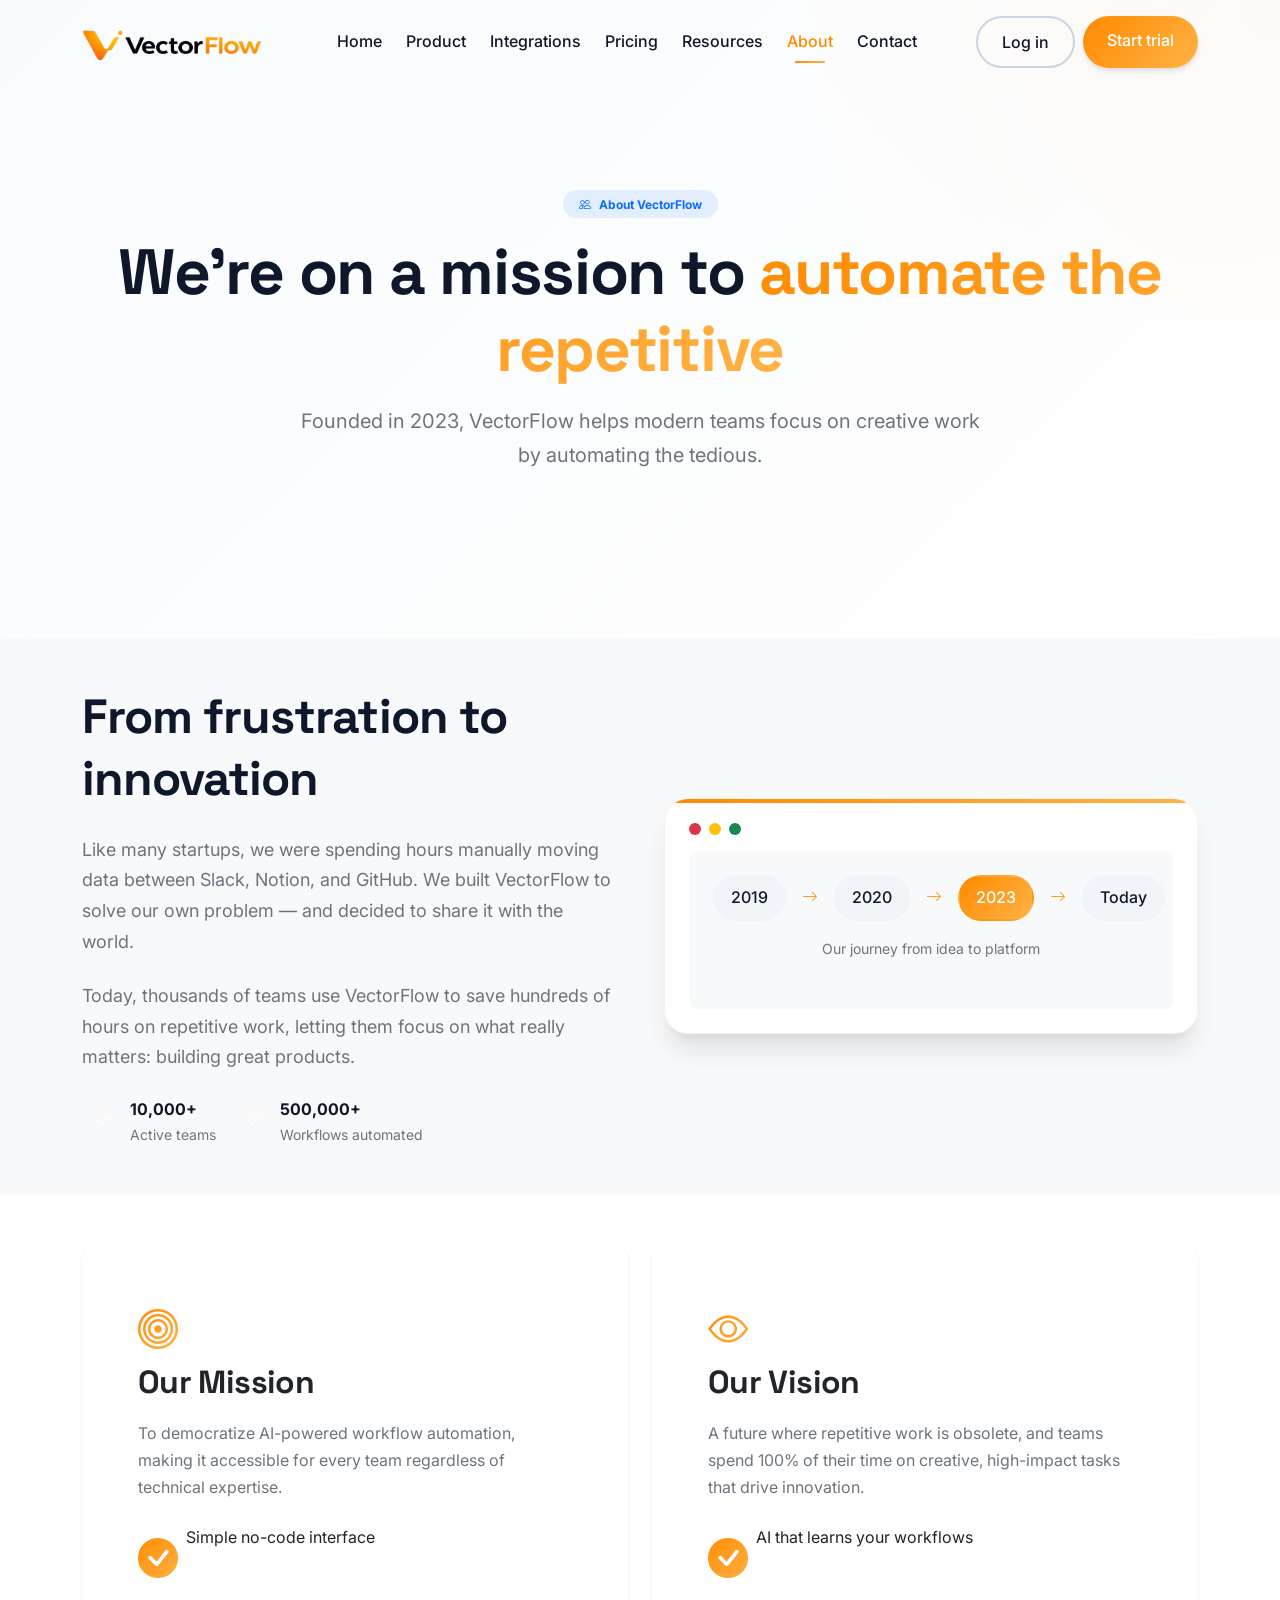
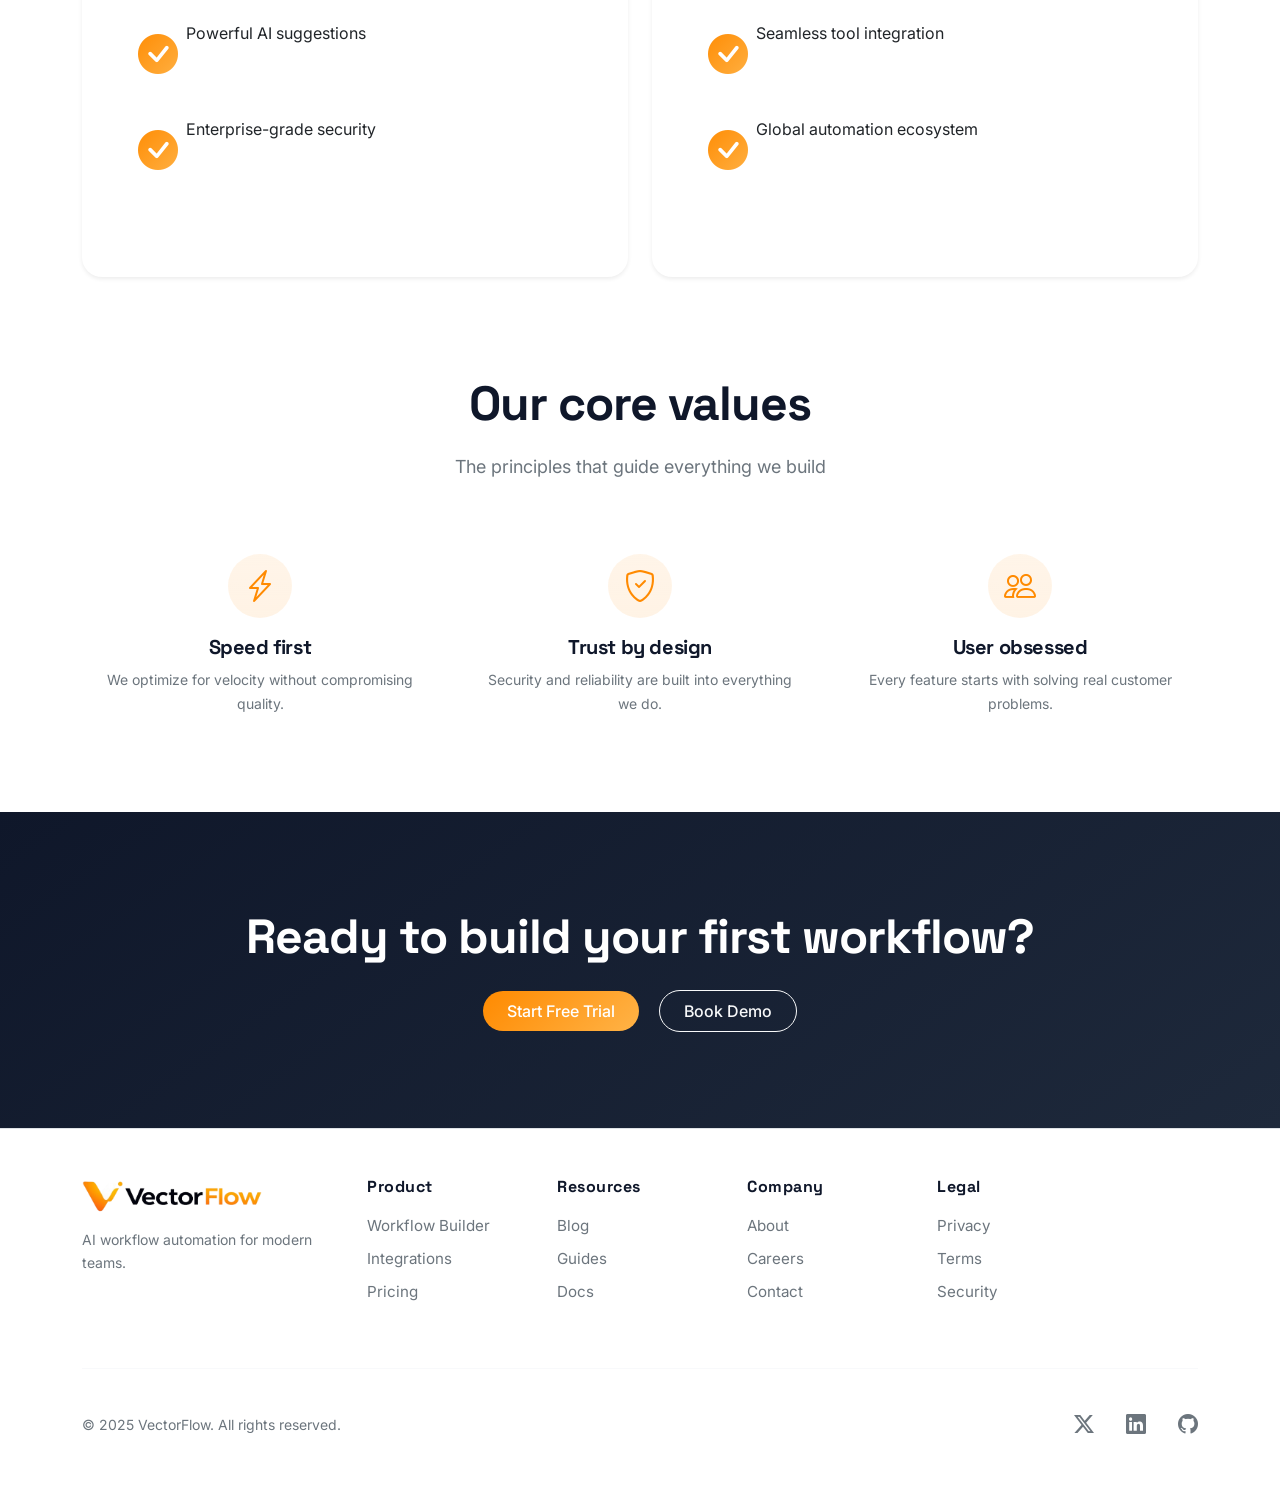
<file: about.html>
<!DOCTYPE html>
<html lang="en">
<head>
  <meta charset="UTF-8">
  <meta name="viewport" content="width=device-width, initial-scale=1.0">
  <title>VectorFlow · About · AI workflow automation for modern teams</title>
  <meta name="description" content="Learn about VectorFlow's mission to democratize AI workflow automation. Meet our team and discover our story.">
  <meta name="keywords" content="AI automation team, workflow automation company, about VectorFlow, startup story">
  <link rel="icon" type="image/png" sizes="32x32" href="site-icon.png">
  
  <!-- Open Graph -->
  <meta property="og:type" content="website">
  <meta property="og:title" content="VectorFlow · About · AI workflow automation">
  <meta property="og:description" content="Meet the team behind VectorFlow and our mission to automate repetitive work.">
  
  <!-- Bootstrap 5 + Icons -->
  <link href="https://cdn.jsdelivr.net/npm/bootstrap@5.3.0-alpha1/dist/css/bootstrap.min.css" rel="stylesheet">
  <link rel="stylesheet" href="https://cdn.jsdelivr.net/npm/bootstrap-icons@1.11.1/font/bootstrap-icons.css">
  <!-- Google Fonts -->
  <link href="https://fonts.googleapis.com/css2?family=Inter:opsz,wght@14..32,300..700&family=Space+Grotesk:wght@400;500;600&display=swap" rel="stylesheet">
  <!-- AOS -->
  <link href="https://unpkg.com/aos@2.3.1/dist/aos.css" rel="stylesheet">
  <!-- Custom styles -->
  <link rel="stylesheet" href="style.css">
</head>
<body>
  <nav class="navbar navbar-expand-lg fixed-top" id="mainNav">
    <div class="container">
      <a class="navbar-brand" href="index">
        <img src="logo.png" alt="VectorFlow" height="32" class="d-inline-block align-text-top" onerror="this.src='https://placehold.co/140x32/0f172a/white?text=VectorFlow'; this.onerror=null;">
      </a>
      <button class="navbar-toggler" type="button" data-bs-toggle="collapse" data-bs-target="#navbarContent" aria-controls="navbarContent" aria-expanded="false" aria-label="Toggle navigation">
        <span class="navbar-toggler-icon"></span>
      </button>
      <div class="collapse navbar-collapse" id="navbarContent">
        <ul class="navbar-nav mx-auto mb-2 mb-lg-0 fw-medium">
          <li class="nav-item"><a class="nav-link " href="index">Home</a></li>
          <li class="nav-item"><a class="nav-link" href="product">Product</a></li>
          <li class="nav-item"><a class="nav-link" href="integrations">Integrations</a></li>
          <li class="nav-item"><a class="nav-link" href="pricing">Pricing</a></li>
          <li class="nav-item"><a class="nav-link" href="resources">Resources</a></li>
          <li class="nav-item"><a class="nav-link active" href="about">About</a></li>
          <li class="nav-item"><a class="nav-link" href="contact">Contact</a></li>
        </ul>
        <div class="d-flex gap-2">
          <a href="#" class="btn btn-outline-secondary rounded-pill px-4">Log in</a>
          <a href="#" class="btn btn-primary rounded-pill px-4" style="background: linear-gradient(135deg, #FF8A00, #FFB347); border: none;">Start trial</a>
        </div>
      </div>
    </div>
  </nav>

  <main>
    <!-- About Hero Section - Fully Responsive -->
    <section class="hero-section pt-5">
      <div class="container hero-col">
        <div class="row align-items-center min-vh-50 py-5">
          <div class="col-12 text-center" data-aos="fade-up">
            <span class="badge bg-primary bg-opacity-10 text-primary rounded-pill px-3 py-2 mb-3">
              <i class="bi bi-people me-2"></i>About VectorFlow
            </span>
            <h1 class="display-3 fw-bold mb-3">We're on a mission to <span class="text-gradient">automate the repetitive</span></h1>
            <p class="lead text-secondary mx-auto" style="max-width: 700px;">Founded in 2023, VectorFlow helps modern teams focus on creative work by automating the tedious.</p>
          </div>
        </div>
      </div>
    </section>

    <!-- Our Story Section - Responsive -->
    <section class="py-5 bg-light">
      <div class="container">
        <div class="row align-items-center g-5">
          <div class="col-lg-6" data-aos="fade-right">
            <h2 class="fw-bold mb-4">From frustration to innovation</h2>
            <p class="text-secondary mb-4">Like many startups, we were spending hours manually moving data between Slack, Notion, and GitHub. We built VectorFlow to solve our own problem — and decided to share it with the world.</p>
            <p class="text-secondary">Today, thousands of teams use VectorFlow to save hundreds of hours on repetitive work, letting them focus on what really matters: building great products.</p>
            <div class="d-flex flex-wrap gap-3 mt-4">
              <div class="d-flex align-items-center">
                <div class="bg-gradient rounded-circle p-2 me-2" style="width: 40px; height: 40px; display: flex; align-items: center; justify-content: center;">
                  <i class="bi bi-check-lg text-white"></i>
                </div>
                <div>
                  <strong>10,000+</strong>
                  <p class="small text-secondary mb-0">Active teams</p>
                </div>
              </div>
              <div class="d-flex align-items-center">
                <div class="bg-gradient rounded-circle p-2 me-2" style="width: 40px; height: 40px; display: flex; align-items: center; justify-content: center;">
                  <i class="bi bi-check-lg text-white"></i>
                </div>
                <div>
                  <strong>500,000+</strong>
                  <p class="small text-secondary mb-0">Workflows automated</p>
                </div>
              </div>
            </div>
          </div>
          <div class="col-lg-6" data-aos="fade-left">
            <div class="dashboard-mockup p-3 p-md-4">
              <div class="d-flex gap-2 mb-3">
                <span class="bg-danger rounded-circle" style="width:12px;height:12px;"></span>
                <span class="bg-warning rounded-circle" style="width:12px;height:12px;"></span>
                <span class="bg-success rounded-circle" style="width:12px;height:12px;"></span>
              </div>
              <div class="bg-light p-3 p-md-4 rounded-3">
                <div class="d-flex flex-column flex-sm-row align-items-center gap-3">
                  <div class="step-circle">2019</div>
                  <i class="bi bi-arrow-right text-gradient d-none d-sm-block"></i>
                  <i class="bi bi-arrow-down d-sm-none"></i>
                  <div class="step-circle">2020</div>
                  <i class="bi bi-arrow-right text-gradient d-none d-sm-block"></i>
                  <i class="bi bi-arrow-down d-sm-none"></i>
                  <div class="step-circle ai">2023</div>
                  <i class="bi bi-arrow-right text-gradient d-none d-sm-block"></i>
                  <i class="bi bi-arrow-down d-sm-none"></i>
                  <div class="step-circle">Today</div>
                </div>
                <p class="small text-secondary text-center mt-3">Our journey from idea to platform</p>
              </div>
            </div>
          </div>
        </div>
      </div>
    </section>

    <!-- Mission & Vision - Responsive Cards -->
    <section class="py-5">
      <div class="container">
        <div class="row g-4">
          <div class="col-md-6" data-aos="zoom-in">
            <div class="card h-100 border-0 shadow-sm hover-lift p-3 p-md-4">
              <div class="card-body">
                <i class="bi bi-bullseye fs-1 mb-3" style="color: #FF8A00;"></i>
                <h3 class="fw-bold mb-3">Our Mission</h3>
                <p class="text-secondary">To democratize AI-powered workflow automation, making it accessible for every team regardless of technical expertise.</p>
                <ul class="list-unstyled mt-4">
                  <li class="mb-2 d-flex align-items-start">
                    <i class="bi bi-check-circle-fill text-gradient me-2 mt-1"></i>
                    <span>Simple no-code interface</span>
                  </li>
                  <li class="mb-2 d-flex align-items-start">
                    <i class="bi bi-check-circle-fill text-gradient me-2 mt-1"></i>
                    <span>Powerful AI suggestions</span>
                  </li>
                  <li class="mb-2 d-flex align-items-start">
                    <i class="bi bi-check-circle-fill text-gradient me-2 mt-1"></i>
                    <span>Enterprise-grade security</span>
                  </li>
                </ul>
              </div>
            </div>
          </div>
          <div class="col-md-6" data-aos="zoom-in" data-aos-delay="100">
            <div class="card h-100 border-0 shadow-sm hover-lift p-3 p-md-4">
              <div class="card-body">
                <i class="bi bi-eye fs-1 mb-3" style="color: #FF8A00;"></i>
                <h3 class="fw-bold mb-3">Our Vision</h3>
                <p class="text-secondary">A future where repetitive work is obsolete, and teams spend 100% of their time on creative, high-impact tasks that drive innovation.</p>
                <ul class="list-unstyled mt-4">
                  <li class="mb-2 d-flex align-items-start">
                    <i class="bi bi-check-circle-fill text-gradient me-2 mt-1"></i>
                    <span>AI that learns your workflows</span>
                  </li>
                  <li class="mb-2 d-flex align-items-start">
                    <i class="bi bi-check-circle-fill text-gradient me-2 mt-1"></i>
                    <span>Seamless tool integration</span>
                  </li>
                  <li class="mb-2 d-flex align-items-start">
                    <i class="bi bi-check-circle-fill text-gradient me-2 mt-1"></i>
                    <span>Global automation ecosystem</span>
                  </li>
                </ul>
              </div>
            </div>
          </div>
        </div>
      </div>
    </section>

    <!-- Team Section - FULLY RESPONSIVE -->
  

    <!-- Values Section - Responsive -->
    <section class="py-5">
      <div class="container">
        <div class="text-center mb-5" data-aos="fade-up">
          <h2 class="fw-bold mb-3">Our core values</h2>
          <p class="text-secondary">The principles that guide everything we build</p>
        </div>
        
        <div class="row g-4">
          <div class="col-md-4" data-aos="fade-up">
            <div class="value-card text-center p-4">
              <div class="value-icon bg-gradient bg-opacity-10 rounded-circle mx-auto mb-3 d-flex align-items-center justify-content-center" style="width: 64px; height: 64px; background: rgba(255,138,0,0.1);">
                <i class="bi bi-lightning-charge fs-2" style="color: #FF8A00;"></i>
              </div>
              <h5 class="fw-bold mb-2">Speed first</h5>
              <p class="small text-secondary">We optimize for velocity without compromising quality.</p>
            </div>
          </div>
          <div class="col-md-4" data-aos="fade-up" data-aos-delay="100">
            <div class="value-card text-center p-4">
              <div class="value-icon bg-gradient bg-opacity-10 rounded-circle mx-auto mb-3 d-flex align-items-center justify-content-center" style="width: 64px; height: 64px; background: rgba(255,138,0,0.1);">
                <i class="bi bi-shield-check fs-2" style="color: #FF8A00;"></i>
              </div>
              <h5 class="fw-bold mb-2">Trust by design</h5>
              <p class="small text-secondary">Security and reliability are built into everything we do.</p>
            </div>
          </div>
          <div class="col-md-4" data-aos="fade-up" data-aos-delay="200">
            <div class="value-card text-center p-4">
              <div class="value-icon bg-gradient bg-opacity-10 rounded-circle mx-auto mb-3 d-flex align-items-center justify-content-center" style="width: 64px; height: 64px; background: rgba(255,138,0,0.1);">
                <i class="bi bi-people fs-2" style="color: #FF8A00;"></i>
              </div>
              <h5 class="fw-bold mb-2">User obsessed</h5>
              <p class="small text-secondary">Every feature starts with solving real customer problems.</p>
            </div>
          </div>
        </div>
      </div>
    </section>

    <!-- Join Us CTA - Responsive -->
        <!-- CTA Section -->
    <section class="py-5 position-relative overflow-hidden" style="background: linear-gradient(145deg, #0f172a 0%, #1e293b 100%);">
      <div class="container text-center py-5">
        <h2 class="display-5 fw-bold text-white mb-4" data-aos="fade-up">Ready to build your first workflow?</h2>
      
        <a href="#" class="btn btn-lg rounded-pill px-4 py-2" style="background: linear-gradient(135deg,#FF8A00,#FFB347); color:white; border:none;">Start Free Trial</a>
        <a href="#" class="btn btn-lg btn-outline-light rounded-pill px-4 py-2 ms-3">Book Demo</a>
      </div>
    </section>
  </main>
  </main>

  <!-- Footer (same as index) -->
  <footer class="bg-white pt-5 border-top">
    <div class="container">
      <div class="row g-4">
        <div class="col-12 col-lg-3 mb-4 mb-lg-0">
          <img src="logo.png" alt="VectorFlow" height="28" onerror="this.src='https://placehold.co/120x28/0f172a/white?text=VectorFlow'">
          <p class="small text-secondary mt-3 pe-lg-4">AI workflow automation for modern teams.</p>
        </div>
        <div class="col-6 col-md-3 col-lg-2 mb-4">
          <h6 class="fw-bold mb-3">Product</h6>
          <ul class="list-unstyled">
            <li class="mb-2"><a href="#" class="text-decoration-none text-secondary">Workflow Builder</a></li>
            <li class="mb-2"><a href="#" class="text-decoration-none text-secondary">Integrations</a></li>
            <li class="mb-2"><a href="#" class="text-decoration-none text-secondary">Pricing</a></li>
          </ul>
        </div>
        <div class="col-6 col-md-3 col-lg-2 mb-4">
          <h6 class="fw-bold mb-3">Resources</h6>
          <ul class="list-unstyled">
            <li class="mb-2"><a href="#" class="text-decoration-none text-secondary">Blog</a></li>
            <li class="mb-2"><a href="#" class="text-decoration-none text-secondary">Guides</a></li>
            <li class="mb-2"><a href="#" class="text-decoration-none text-secondary">Docs</a></li>
          </ul>
        </div>
        <div class="col-6 col-md-3 col-lg-2 mb-4">
          <h6 class="fw-bold mb-3">Company</h6>
          <ul class="list-unstyled">
            <li class="mb-2"><a href="#" class="text-decoration-none text-secondary">About</a></li>
            <li class="mb-2"><a href="#" class="text-decoration-none text-secondary">Careers</a></li>
            <li class="mb-2"><a href="#" class="text-decoration-none text-secondary">Contact</a></li>
          </ul>
        </div>
        <div class="col-6 col-md-3 col-lg-2 mb-4">
          <h6 class="fw-bold mb-3">Legal</h6>
          <ul class="list-unstyled">
            <li class="mb-2"><a href="#" class="text-decoration-none text-secondary">Privacy</a></li>
            <li class="mb-2"><a href="#" class="text-decoration-none text-secondary">Terms</a></li>
            <li class="mb-2"><a href="#" class="text-decoration-none text-secondary">Security</a></li>
          </ul>
        </div>
      </div>
      <hr class="my-4">
      <div class="d-flex flex-column flex-md-row justify-content-between align-items-center py-3">
        <span class="small text-secondary order-2 order-md-1 mt-3 mt-md-0">© 2025 VectorFlow. All rights reserved.</span>
        <div class="social-icons order-1 order-md-2">
          <a href="#" class="text-secondary me-3"><i class="bi bi-twitter-x fs-5"></i></a>
          <a href="#" class="text-secondary me-3"><i class="bi bi-linkedin fs-5"></i></a>
          <a href="#" class="text-secondary"><i class="bi bi-github fs-5"></i></a>
        </div>
      </div>
    </div>
  </footer>

  <script src="https://cdn.jsdelivr.net/npm/bootstrap@5.3.0-alpha1/dist/js/bootstrap.bundle.min.js"></script>
  <script src="https://unpkg.com/aos@2.3.1/dist/aos.js"></script>
  <script>
    AOS.init({ once: true, duration: 700 });
    
    window.addEventListener('scroll', function() {
      const nav = document.getElementById('mainNav');
      if (window.scrollY > 50) {
        nav.classList.add('navbar-solid', 'shadow-sm');
        nav.classList.remove('navbar-transparent');
      } else {
        nav.classList.remove('navbar-solid', 'shadow-sm');
        nav.classList.add('navbar-transparent');
      }
    });
  </script>
</body>
</html>
</file>
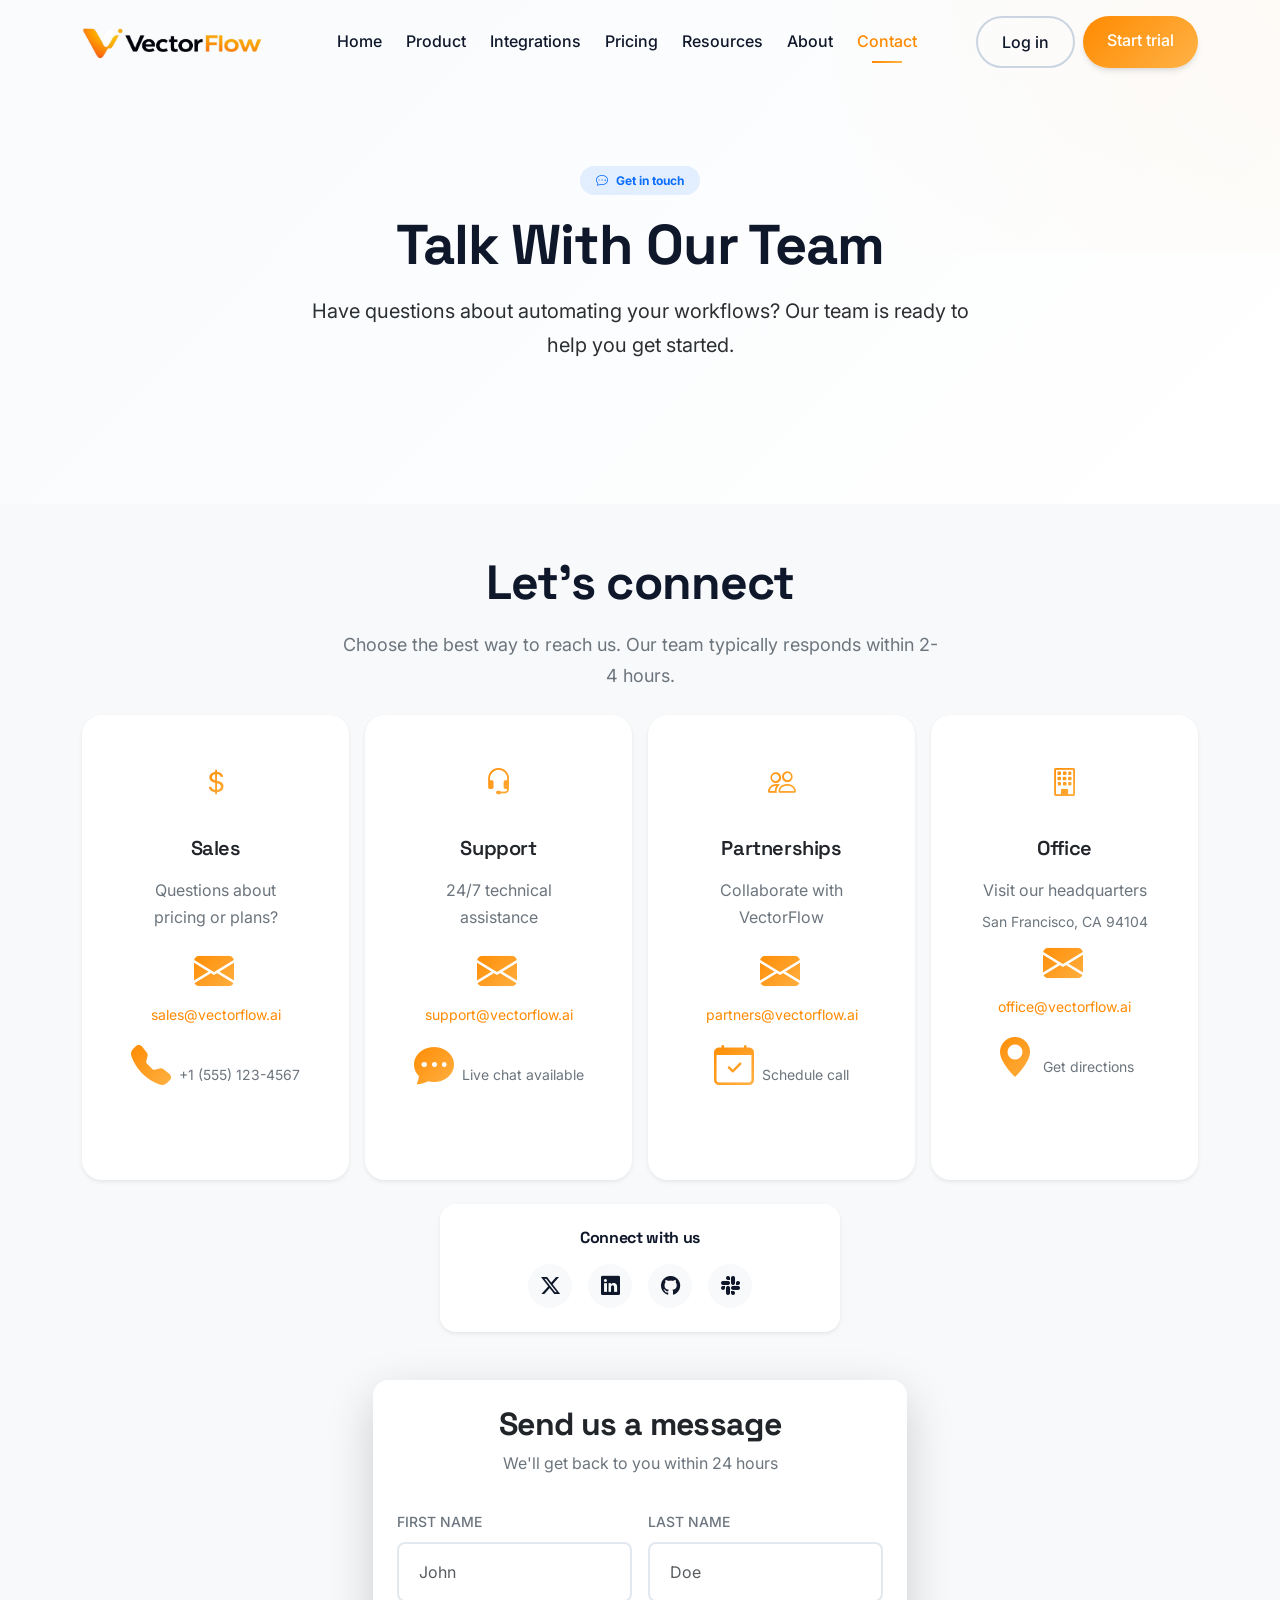
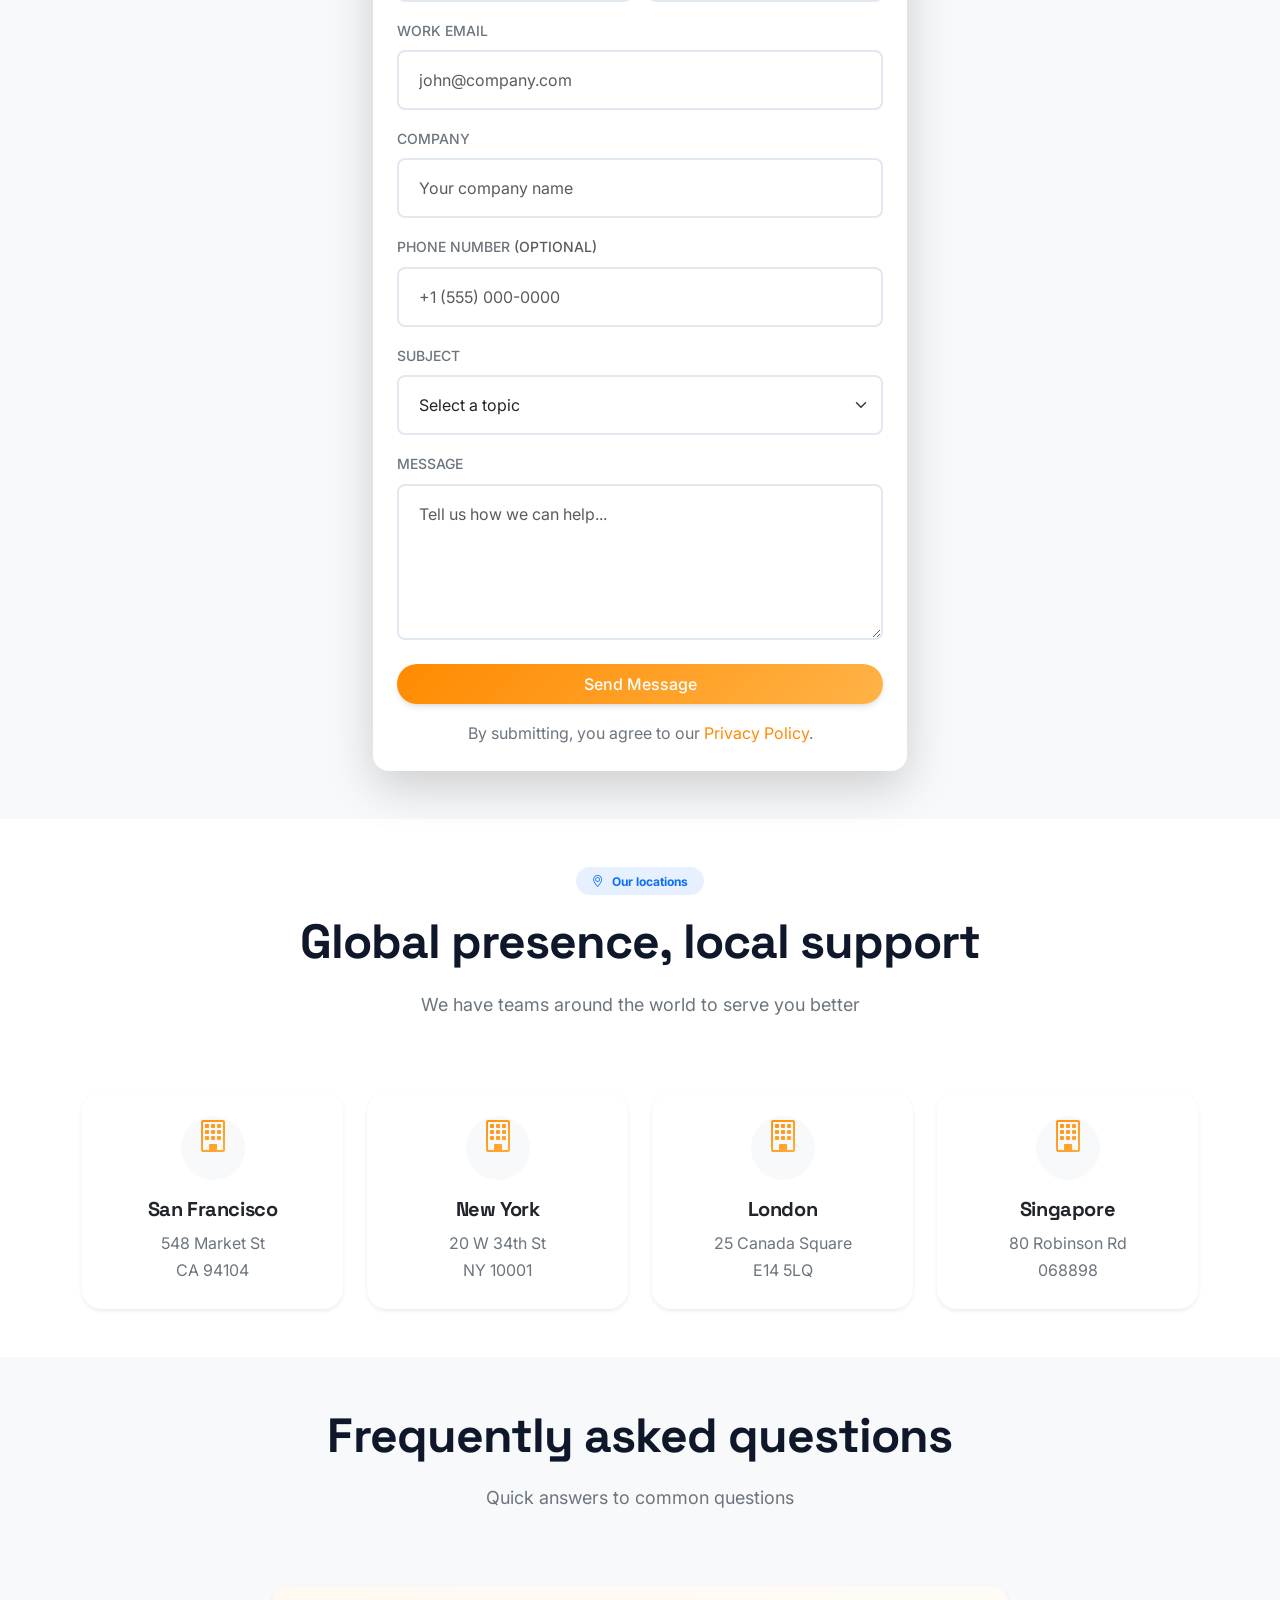
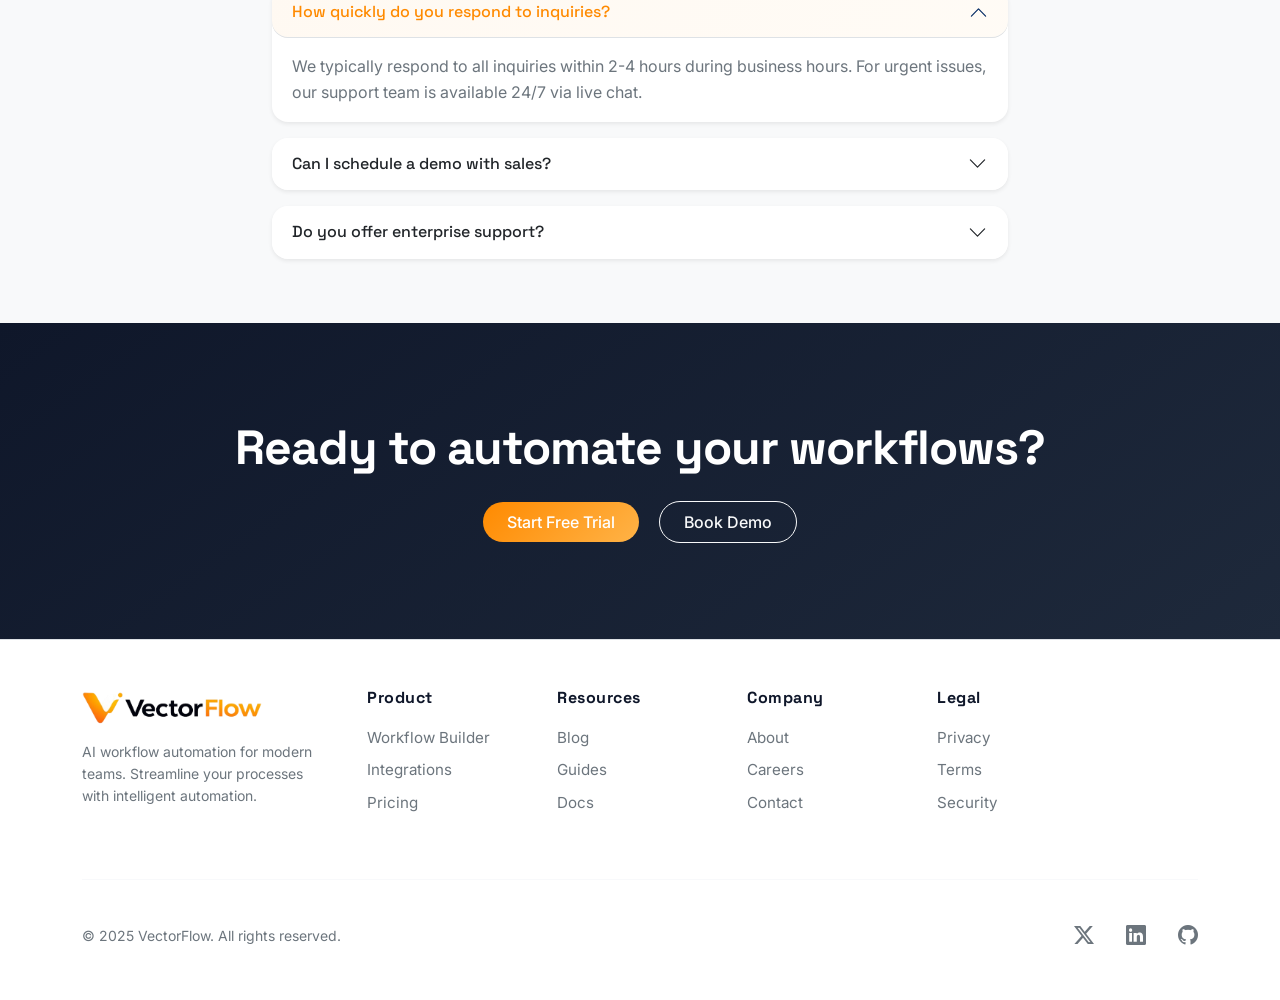
<file: contact.html>
<!DOCTYPE html>
<html lang="en">
<head>
  <meta charset="UTF-8">
  <meta name="viewport" content="width=device-width, initial-scale=1.0">
  <!-- ===== CONTACT PAGE ===== -->
  <title>Contact VectorFlow · Get in touch with our team</title>
  <meta name="description" content="Contact VectorFlow for sales inquiries, support, or partnership opportunities. Our team is ready to help you automate your workflows.">
  <meta name="keywords" content="contact VectorFlow, AI automation support, sales inquiry, partnership">
  <link rel="icon" type="image/png" sizes="32x32" href="site-icon.png">
  
  <!-- Open Graph / Facebook -->
  <meta property="og:type" content="website">
  <meta property="og:title" content="Contact VectorFlow · Get in touch">
  <meta property="og:description" content="Reach out to our team for sales, support, or partnerships.">
  
  <!-- Twitter -->
  <meta property="twitter:title" content="Contact VectorFlow">
  <meta property="twitter:description" content="Get in touch with our team.">
  
  <!-- Bootstrap 5 + Icons -->
  <link href="https://cdn.jsdelivr.net/npm/bootstrap@5.3.0-alpha1/dist/css/bootstrap.min.css" rel="stylesheet">
  <link rel="stylesheet" href="https://cdn.jsdelivr.net/npm/bootstrap-icons@1.11.1/font/bootstrap-icons.css">
  <!-- Google Fonts -->
  <link href="https://fonts.googleapis.com/css2?family=Inter:opsz,wght@14..32,300..700&family=Space+Grotesk:wght@400;500;600&display=swap" rel="stylesheet">
  <!-- AOS -->
  <link href="https://unpkg.com/aos@2.3.1/dist/aos.css" rel="stylesheet">
  <!-- Custom styles -->
  <link rel="stylesheet" href="style.css">
</head>
<body>
  <!-- Sticky navbar (same as index.html) -->
  <nav class="navbar navbar-expand-lg fixed-top" id="mainNav">
    <div class="container">
      <a class="navbar-brand" href="index">
        <img src="logo.png" alt="VectorFlow" height="32" onerror="this.src='https://placehold.co/140x32/0f172a/white?text=VectorFlow'">
      </a>
      <button class="navbar-toggler" type="button" data-bs-toggle="collapse" data-bs-target="#navbarContent">
        <span class="navbar-toggler-icon"></span>
      </button>
      <div class="collapse navbar-collapse" id="navbarContent">
        <ul class="navbar-nav mx-auto mb-2 mb-lg-0 fw-medium">
          <li class="nav-item"><a class="nav-link" href="index">Home</a></li>
          <li class="nav-item"><a class="nav-link" href="product">Product</a></li>
          <li class="nav-item"><a class="nav-link" href="integrations">Integrations</a></li>
          <li class="nav-item"><a class="nav-link" href="pricing">Pricing</a></li>
          <li class="nav-item"><a class="nav-link" href="resources">Resources</a></li>
          <li class="nav-item"><a class="nav-link" href="about">About</a></li>
          <li class="nav-item"><a class="nav-link active" href="contact">Contact</a></li>
        </ul>
        <div class="d-flex gap-2">
          <a href="#" class="btn btn-outline-secondary rounded-pill px-4">Log in</a>
          <a href="#" class="btn btn-primary rounded-pill px-4" style="background: linear-gradient(135deg, #FF8A00, #FFB347); border: none;">Start trial</a>
        </div>
      </div>
    </div>
  </nav>

  <main>
    <!-- Contact Hero Section -->
    <section class="hero-section pt-5">
      <div class="container">
        <div class="row align-items-center min-vh-50 py-5">
          <div class="col-12 text-center hero-col" data-aos="fade-up">
            <span class="badge bg-primary bg-opacity-10 text-primary rounded-pill px-3 py-2 mb-3">
              <i class="bi bi-chat-dots me-2"></i>Get in touch
            </span>
            <h1 class="display-4 fw-bold mb-3">Talk With Our Team</h1>
            <p class="lead text-secondary-emphasis mx-auto" style="max-width: 700px;">
              Have questions about automating your workflows? Our team is ready to help you get started.
            </p>
          </div>
        </div>
      </div>
    </section>

  <!-- Contact Options + Form Section -->
<section class="py-5 bg-light">
  <div class="container">
    <div class="row g-4 g-lg-5 justify-content-center">
      <!-- Contact Info Cards - Left Side (Full Width) -->
      <div class="col-12" data-aos="fade-up">
        <div class="text-center mb-4">
          <h2 class="fw-bold mb-3">Let's connect</h2>
          <p class="text-secondary mb-4" style="max-width: 600px; margin-left: auto; margin-right: auto;">
            Choose the best way to reach us. Our team typically responds within 2-4 hours.
          </p>
        </div>
        
       <!-- Contact Options Grid - 4 cards in a row (Perfectly Balanced) -->
<div class="row g-3 justify-content-center">
  <!-- Sales Card -->
  <div class="col-md-6 col-lg-3">
    <div class="card h-100 border-0 shadow-sm hover-lift p-3 text-center">
      <div class="card-body d-flex flex-column">
        <div class="d-flex flex-column align-items-center mb-3">
          <div class="bg-gradient rounded-circle p-3 mb-2" style="width: 64px; height: 64px; display: flex; align-items: center; justify-content: center;">
            <i class="bi bi-currency-dollar text-white fs-3"></i>
          </div>
          <h5 class="mb-0">Sales</h5>
        </div>
        <p class="small text-secondary mb-2">Questions about pricing or plans?</p>
        <a href="mailto:sales@vectorflow.ai" class="text-decoration-none small d-block" style="color: #FF8A00;">
          <i class="bi bi-envelope-fill me-1"></i> sales@vectorflow.ai
        </a>
        <div class="mt-2">
          <a href="#" class="text-decoration-none small text-secondary d-inline-block">
            <i class="bi bi-telephone-fill me-1"></i> +1 (555) 123-4567
          </a>
        </div>
        <!-- Empty div for consistent height -->
        <div class="mt-2 invisible">placeholder</div>
      </div>
    </div>
  </div>
  
  <!-- Support Card -->
  <div class="col-md-6 col-lg-3">
    <div class="card h-100 border-0 shadow-sm hover-lift p-3 text-center">
      <div class="card-body d-flex flex-column">
        <div class="d-flex flex-column align-items-center mb-3">
          <div class="bg-gradient rounded-circle p-3 mb-2" style="width: 64px; height: 64px; display: flex; align-items: center; justify-content: center;">
            <i class="bi bi-headset text-white fs-3"></i>
          </div>
          <h5 class="mb-0">Support</h5>
        </div>
        <p class="small text-secondary mb-2">24/7 technical assistance</p>
        <a href="mailto:support@vectorflow.ai" class="text-decoration-none small d-block" style="color: #FF8A00;">
          <i class="bi bi-envelope-fill me-1"></i> support@vectorflow.ai
        </a>
        <div class="mt-2">
          <a href="#" class="text-decoration-none small text-secondary d-inline-block">
            <i class="bi bi-chat-dots-fill me-1"></i> Live chat available
          </a>
        </div>
        <!-- Empty div for consistent height -->
        <div class="mt-2 invisible">placeholder</div>
      </div>
    </div>
  </div>
  
  <!-- Partnerships Card -->
  <div class="col-md-6 col-lg-3">
    <div class="card h-100 border-0 shadow-sm hover-lift p-3 text-center">
      <div class="card-body d-flex flex-column">
        <div class="d-flex flex-column align-items-center mb-3">
          <div class="bg-gradient rounded-circle p-3 mb-2" style="width: 64px; height: 64px; display: flex; align-items: center; justify-content: center;">
          <i class="bi bi-people text-white fs-3"></i>
          </div>
          <h5 class="mb-0">Partnerships</h5>
        </div>
        <p class="small text-secondary mb-2">Collaborate with VectorFlow</p>
        <a href="mailto:partners@vectorflow.ai" class="text-decoration-none small d-block" style="color: #FF8A00;">
          <i class="bi bi-envelope-fill me-1"></i> partners@vectorflow.ai
        </a>
        <div class="mt-2">
          <a href="#" class="text-decoration-none small text-secondary d-inline-block">
            <i class="bi bi-calendar-check me-1"></i> Schedule call
          </a>
        </div>
        <!-- Empty div for consistent height -->
        <div class="mt-2 invisible">placeholder</div>
      </div>
    </div>
  </div>
  
  <!-- Office Card -->
  <div class="col-md-6 col-lg-3">
    <div class="card h-100 border-0 shadow-sm hover-lift p-3 text-center">
      <div class="card-body d-flex flex-column">
        <div class="d-flex flex-column align-items-center mb-3">
          <div class="bg-gradient rounded-circle p-3 mb-2" style="width: 64px; height: 64px; display: flex; align-items: center; justify-content: center;">
            <i class="bi bi-building text-white fs-3"></i>
          </div>
          <h5 class="mb-0">Office</h5>
        </div>
        <p class="small text-secondary mb-2">Visit our headquarters</p>
        <address class="small text-secondary mb-0" style="line-height: 1.4;">
          
          San Francisco, CA 94104
        </address>
        <a href="mailto:partners@vectorflow.ai" class="text-decoration-none small d-block" style="color: #FF8A00;">
          <i class="bi bi-envelope-fill me-1"></i> office@vectorflow.ai
        </a>
        <div class="mt-2">
          <a href="#" class="text-decoration-none small text-secondary d-inline-block">
            <i class="bi bi-geo-alt-fill me-1"></i> Get directions
          </a>
        </div>
        <!-- Empty div for consistent height -->
        <div class="mt-2 invisible">placeholder</div>
      </div>
    </div>
  </div>
</div>
        
        <!-- Social Connect - Centered -->
        <div class="mt-4 p-4 bg-white rounded-4 shadow-sm text-center" style="max-width: 400px; margin-left: auto; margin-right: auto;">
          <h6 class="fw-bold mb-3">Connect with us</h6>
          <div class="d-flex gap-3 justify-content-center">
            <a href="#" class="social-icon-circle bg-light rounded-circle d-flex align-items-center justify-content-center" style="width: 44px; height: 44px; transition: all 0.3s;">
              <i class="bi bi-twitter-x" style="color: #0f172a; font-size: 1.2rem;"></i>
            </a>
            <a href="#" class="social-icon-circle bg-light rounded-circle d-flex align-items-center justify-content-center" style="width: 44px; height: 44px; transition: all 0.3s;">
              <i class="bi bi-linkedin" style="color: #0f172a; font-size: 1.2rem;"></i>
            </a>
            <a href="#" class="social-icon-circle bg-light rounded-circle d-flex align-items-center justify-content-center" style="width: 44px; height: 44px; transition: all 0.3s;">
              <i class="bi bi-github" style="color: #0f172a; font-size: 1.2rem;"></i>
            </a>
            <a href="#" class="social-icon-circle bg-light rounded-circle d-flex align-items-center justify-content-center" style="width: 44px; height: 44px; transition: all 0.3s;">
              <i class="bi bi-slack" style="color: #0f172a; font-size: 1.2rem;"></i>
            </a>
          </div>
        </div>
      </div>
      
      <!-- Contact Form - Centered with normal width -->
      <div class="col-12 col-md-10 col-lg-8 col-xl-6 mx-auto" data-aos="fade-up" data-aos-delay="100">
        <div class="card border-0 shadow-lg rounded-4 overflow-hidden">
          <div class="card-header bg-white border-0 pt-4 px-4 text-center">
            <h3 class="fw-bold mb-1">Send us a message</h3>
            <p class="text-secondary small">We'll get back to you within 24 hours</p>
          </div>
          <div class="card-body p-4">
            <form id="contactForm" class="needs-validation" novalidate>
              <!-- Name Row - Responsive grid -->
              <div class="row g-3 mb-3">
                <div class="col-sm-6">
                  <label class="form-label fw-medium small text-uppercase text-secondary">First name</label>
                  <input type="text" class="form-control form-control-lg rounded-3 border-2" placeholder="John" required style="border-color: #e2e8f0;">
                  <div class="invalid-feedback">Please enter your first name</div>
                </div>
                <div class="col-sm-6">
                  <label class="form-label fw-medium small text-uppercase text-secondary">Last name</label>
                  <input type="text" class="form-control form-control-lg rounded-3 border-2" placeholder="Doe" required style="border-color: #e2e8f0;">
                  <div class="invalid-feedback">Please enter your last name</div>
                </div>
              </div>
              
              <!-- Email -->
              <div class="mb-3">
                <label class="form-label fw-medium small text-uppercase text-secondary">Work email</label>
                <input type="email" class="form-control form-control-lg rounded-3 border-2" placeholder="john@company.com" required style="border-color: #e2e8f0;">
                <div class="invalid-feedback">Please enter a valid email address</div>
              </div>
              
              <!-- Company -->
              <div class="mb-3">
                <label class="form-label fw-medium small text-uppercase text-secondary">Company</label>
                <input type="text" class="form-control form-control-lg rounded-3 border-2" placeholder="Your company name" style="border-color: #e2e8f0;">
              </div>
              
              <!-- Phone (optional) -->
              <div class="mb-3">
                <label class="form-label fw-medium small text-uppercase text-secondary">Phone number <span class="text-muted">(optional)</span></label>
                <input type="tel" class="form-control form-control-lg rounded-3 border-2" placeholder="+1 (555) 000-0000" style="border-color: #e2e8f0;">
              </div>
              
              <!-- Subject -->
              <div class="mb-3">
                <label class="form-label fw-medium small text-uppercase text-secondary">Subject</label>
                <select class="form-select form-select-lg rounded-3 border-2" required style="border-color: #e2e8f0;">
                  <option value="" selected disabled>Select a topic</option>
                  <option value="sales">Sales inquiry</option>
                  <option value="support">Technical support</option>
                  <option value="partnership">Partnership opportunity</option>
                  <option value="billing">Billing question</option>
                  <option value="other">Other</option>
                </select>
                <div class="invalid-feedback">Please select a subject</div>
              </div>
              
              <!-- Message -->
              <div class="mb-4">
                <label class="form-label fw-medium small text-uppercase text-secondary">Message</label>
                <textarea class="form-control form-control-lg rounded-3 border-2" rows="5" placeholder="Tell us how we can help..." required style="border-color: #e2e8f0;"></textarea>
                <div class="invalid-feedback">Please enter your message</div>
              </div>
              
              <!-- Submit Button -->
              <div class="d-grid gap-2">
                <button type="submit" class="btn btn-primary btn-lg rounded-pill py-2" style="background: linear-gradient(135deg, #FF8A00, #FFB347); border: none;">
                  Send Message
                </button>
              </div>
              
              <!-- Privacy notice -->
              <p class="text-center text-secondary small mt-3 mb-0">
                By submitting, you agree to our <a href="#" class="text-decoration-none" style="color: #FF8A00;">Privacy Policy</a>.
              </p>
            </form>
          </div>
        </div>
      </div>
    </div>
  </div>
</section>

    <!-- Map / Office Location Section (Optional) -->
    <section class="py-5">
      <div class="container">
        <div class="row justify-content-center text-center mb-5" data-aos="fade-up">
          <div class="col-lg-8">
            <span class="badge bg-primary bg-opacity-10 text-primary rounded-pill px-3 py-2 mb-3">
              <i class="bi bi-geo-alt me-2"></i>Our locations
            </span>
            <h2 class="fw-bold mb-3">Global presence, local support</h2>
            <p class="text-secondary">We have teams around the world to serve you better</p>
          </div>
        </div>
        
        <div class="row g-4">
          <!-- SF Office -->
          <div class="col-md-6 col-lg-3" data-aos="fade-up" data-aos-delay="100">
            <div class="card border-0 shadow-sm h-100 text-center p-4">
              <div class="bg-light rounded-circle d-flex align-items-center justify-content-center mx-auto mb-3" style="width: 64px; height: 64px;">
                <i class="bi bi-building fs-2" style="color: #FF8A00;"></i>
              </div>
              <h5 class="fw-bold mb-2">San Francisco</h5>
              <p class="small text-secondary mb-0">548 Market St<br>CA 94104</p>
            </div>
          </div>
          
          <!-- NY Office -->
          <div class="col-md-6 col-lg-3" data-aos="fade-up" data-aos-delay="200">
            <div class="card border-0 shadow-sm h-100 text-center p-4">
              <div class="bg-light rounded-circle d-flex align-items-center justify-content-center mx-auto mb-3" style="width: 64px; height: 64px;">
                <i class="bi bi-building fs-2" style="color: #FF8A00;"></i>
              </div>
              <h5 class="fw-bold mb-2">New York</h5>
              <p class="small text-secondary mb-0">20 W 34th St<br>NY 10001</p>
            </div>
          </div>
          
          <!-- London Office -->
          <div class="col-md-6 col-lg-3" data-aos="fade-up" data-aos-delay="300">
            <div class="card border-0 shadow-sm h-100 text-center p-4">
              <div class="bg-light rounded-circle d-flex align-items-center justify-content-center mx-auto mb-3" style="width: 64px; height: 64px;">
                <i class="bi bi-building fs-2" style="color: #FF8A00;"></i>
              </div>
              <h5 class="fw-bold mb-2">London</h5>
              <p class="small text-secondary mb-0">25 Canada Square<br>E14 5LQ</p>
            </div>
          </div>
          
          <!-- Singapore Office -->
          <div class="col-md-6 col-lg-3" data-aos="fade-up" data-aos-delay="400">
            <div class="card border-0 shadow-sm h-100 text-center p-4">
              <div class="bg-light rounded-circle d-flex align-items-center justify-content-center mx-auto mb-3" style="width: 64px; height: 64px;">
                <i class="bi bi-building fs-2" style="color: #FF8A00;"></i>
              </div>
              <h5 class="fw-bold mb-2">Singapore</h5>
              <p class="small text-secondary mb-0">80 Robinson Rd<br>068898</p>
            </div>
          </div>
        </div>
      </div>
    </section>

    <!-- FAQ Section (Optional but helpful) -->
    <section class="py-5 bg-light">
      <div class="container">
        <div class="row justify-content-center text-center mb-5" data-aos="fade-up">
          <div class="col-lg-8">
            <h2 class="fw-bold mb-3">Frequently asked questions</h2>
            <p class="text-secondary">Quick answers to common questions</p>
          </div>
        </div>
        
        <div class="row justify-content-center">
          <div class="col-lg-8">
            <div class="accordion" id="faqAccordion">
              <div class="accordion-item border-0 mb-3 shadow-sm rounded-4 overflow-hidden">
                <h2 class="accordion-header">
                  <button class="accordion-button rounded-4" type="button" data-bs-toggle="collapse" data-bs-target="#faq1">
                    <span class="fw-medium">How quickly do you respond to inquiries?</span>
                  </button>
                </h2>
                <div id="faq1" class="accordion-collapse collapse show" data-bs-parent="#faqAccordion">
                  <div class="accordion-body text-secondary">
                    We typically respond to all inquiries within 2-4 hours during business hours. For urgent issues, our support team is available 24/7 via live chat.
                  </div>
                </div>
              </div>
              
              <div class="accordion-item border-0 mb-3 shadow-sm rounded-4 overflow-hidden">
                <h2 class="accordion-header">
                  <button class="accordion-button collapsed rounded-4" type="button" data-bs-toggle="collapse" data-bs-target="#faq2">
                    <span class="fw-medium">Can I schedule a demo with sales?</span>
                  </button>
                </h2>
                <div id="faq2" class="accordion-collapse collapse" data-bs-parent="#faqAccordion">
                  <div class="accordion-body text-secondary">
                    Absolutely! Fill out the contact form and select "Sales inquiry" and our team will reach out to schedule a personalized demo at your convenience.
                  </div>
                </div>
              </div>
              
              <div class="accordion-item border-0 mb-3 shadow-sm rounded-4 overflow-hidden">
                <h2 class="accordion-header">
                  <button class="accordion-button collapsed rounded-4" type="button" data-bs-toggle="collapse" data-bs-target="#faq3">
                    <span class="fw-medium">Do you offer enterprise support?</span>
                  </button>
                </h2>
                <div id="faq3" class="accordion-collapse collapse" data-bs-parent="#faqAccordion">
                  <div class="accordion-body text-secondary">
                    Yes, Enterprise customers get dedicated account managers, priority support, and custom SLA agreements. Contact our sales team for more information.
                  </div>
                </div>
              </div>
            </div>
          </div>
        </div>
      </div>
    </section>

    <!-- CTA Section (same as homepage) -->
    <section class="py-5 position-relative overflow-hidden" style="background: linear-gradient(145deg, #0f172a 0%, #1e293b 100%);">
      <div class="container text-center py-5">
        <h2 class="display-5 fw-bold text-white mb-4" data-aos="fade-up">Ready to automate your workflows?</h2>
        <a href="#" class="btn btn-lg rounded-pill px-4 py-2" style="background: linear-gradient(135deg,#FF8A00,#FFB347); color:white; border:none;">Start Free Trial</a>
        <a href="#" class="btn btn-lg btn-outline-light rounded-pill px-4 py-2 ms-3">Book Demo</a>
      </div>
    </section>
  </main>

  <!-- Footer (same as index.html) -->
  <footer class="bg-white pt-5 border-top">
    <div class="container">
        <div class="row g-4">
            <div class="col-12 col-lg-3 mb-4 mb-lg-0">
                <img src="logo.png" alt="VectorFlow" height="28" onerror="this.src='https://placehold.co/120x28/0f172a/white?text=VectorFlow'">
                <p class="small text-secondary mt-3 pe-lg-4">AI workflow automation for modern teams. Streamline your processes with intelligent automation.</p>
            </div>
            
            <div class="col-6 col-md-3 col-lg-2 mb-4">
                <h6 class="fw-bold mb-3">Product</h6>
                <ul class="list-unstyled">
                    <li class="mb-2"><a href="#" class="text-decoration-none text-secondary">Workflow Builder</a></li>
                    <li class="mb-2"><a href="#" class="text-decoration-none text-secondary">Integrations</a></li>
                    <li class="mb-2"><a href="#" class="text-decoration-none text-secondary">Pricing</a></li>
                </ul>
            </div>
            
            <div class="col-6 col-md-3 col-lg-2 mb-4">
                <h6 class="fw-bold mb-3">Resources</h6>
                <ul class="list-unstyled">
                    <li class="mb-2"><a href="#" class="text-decoration-none text-secondary">Blog</a></li>
                    <li class="mb-2"><a href="#" class="text-decoration-none text-secondary">Guides</a></li>
                    <li class="mb-2"><a href="#" class="text-decoration-none text-secondary">Docs</a></li>
                </ul>
            </div>
            
            <div class="col-6 col-md-3 col-lg-2 mb-4">
                <h6 class="fw-bold mb-3">Company</h6>
                <ul class="list-unstyled">
                    <li class="mb-2"><a href="#" class="text-decoration-none text-secondary">About</a></li>
                    <li class="mb-2"><a href="#" class="text-decoration-none text-secondary">Careers</a></li>
                    <li class="mb-2"><a href="contact" class="text-decoration-none text-secondary">Contact</a></li>
                </ul>
            </div>
            
            <div class="col-6 col-md-3 col-lg-2 mb-4">
                <h6 class="fw-bold mb-3">Legal</h6>
                <ul class="list-unstyled">
                    <li class="mb-2"><a href="#" class="text-decoration-none text-secondary">Privacy</a></li>
                    <li class="mb-2"><a href="#" class="text-decoration-none text-secondary">Terms</a></li>
                    <li class="mb-2"><a href="#" class="text-decoration-none text-secondary">Security</a></li>
                </ul>
            </div>
        </div>
        
        <hr class="my-4">
        
        <div class="d-flex flex-column flex-md-row justify-content-between align-items-center py-3">
            <span class="small text-secondary order-2 order-md-1 mt-3 mt-md-0">© 2025 VectorFlow. All rights reserved.</span>
            <div class="social-icons order-1 order-md-2">
                <a href="#" class="text-secondary me-3"><i class="bi bi-twitter-x fs-5"></i></a>
                <a href="#" class="text-secondary me-3"><i class="bi bi-linkedin fs-5"></i></a>
                <a href="#" class="text-secondary"><i class="bi bi-github fs-5"></i></a>
            </div>
        </div>
    </div>
  </footer>

  <!-- Scripts -->
  <script src="https://cdn.jsdelivr.net/npm/bootstrap@5.3.0-alpha1/dist/js/bootstrap.bundle.min.js"></script>
  <script src="https://unpkg.com/aos@2.3.1/dist/aos.js"></script>
  <script>
    AOS.init({ once: true, duration: 700 });
    
    // Sticky navbar
    window.addEventListener('scroll', function() {
      const nav = document.getElementById('mainNav');
      if (window.scrollY > 50) {
        nav.classList.add('navbar-solid', 'shadow-sm');
        nav.classList.remove('navbar-transparent');
      } else {
        nav.classList.remove('navbar-solid', 'shadow-sm');
        nav.classList.add('navbar-transparent');
      }
    });
    
    // Form validation
    (function() {
      'use strict';
      const forms = document.querySelectorAll('.needs-validation');
      Array.from(forms).forEach(form => {
        form.addEventListener('submit', event => {
          if (!form.checkValidity()) {
            event.preventDefault();
            event.stopPropagation();
          }
          form.classList.add('was-validated');
        }, false);
      });
    })();
    
    // Social icon hover effects
    document.querySelectorAll('.social-icon-circle').forEach(icon => {
      icon.addEventListener('mouseenter', function() {
        this.style.backgroundColor = '#FF8A00';
        this.querySelector('i').style.color = 'white';
      });
      icon.addEventListener('mouseleave', function() {
        this.style.backgroundColor = '#f1f5f9';
        this.querySelector('i').style.color = '#0f172a';
      });
    });
  </script>
</body>
</html>
</file>
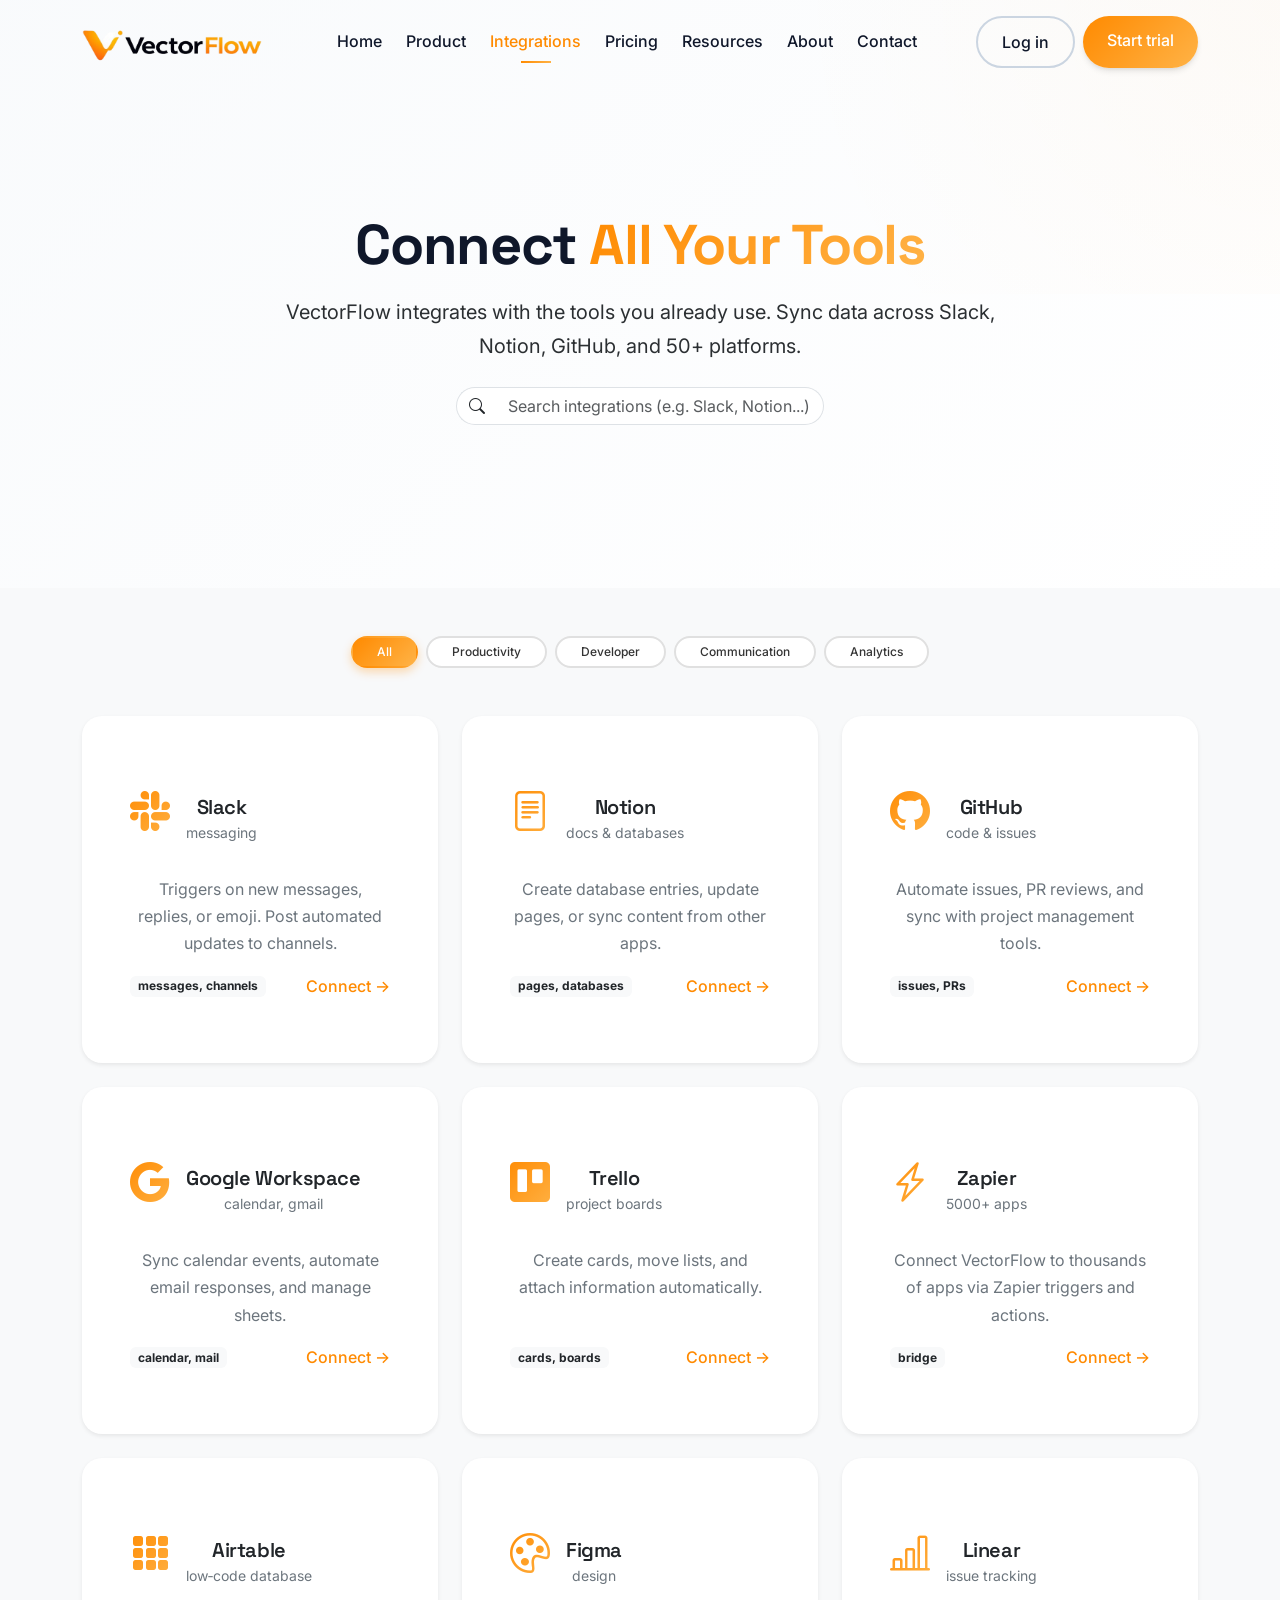
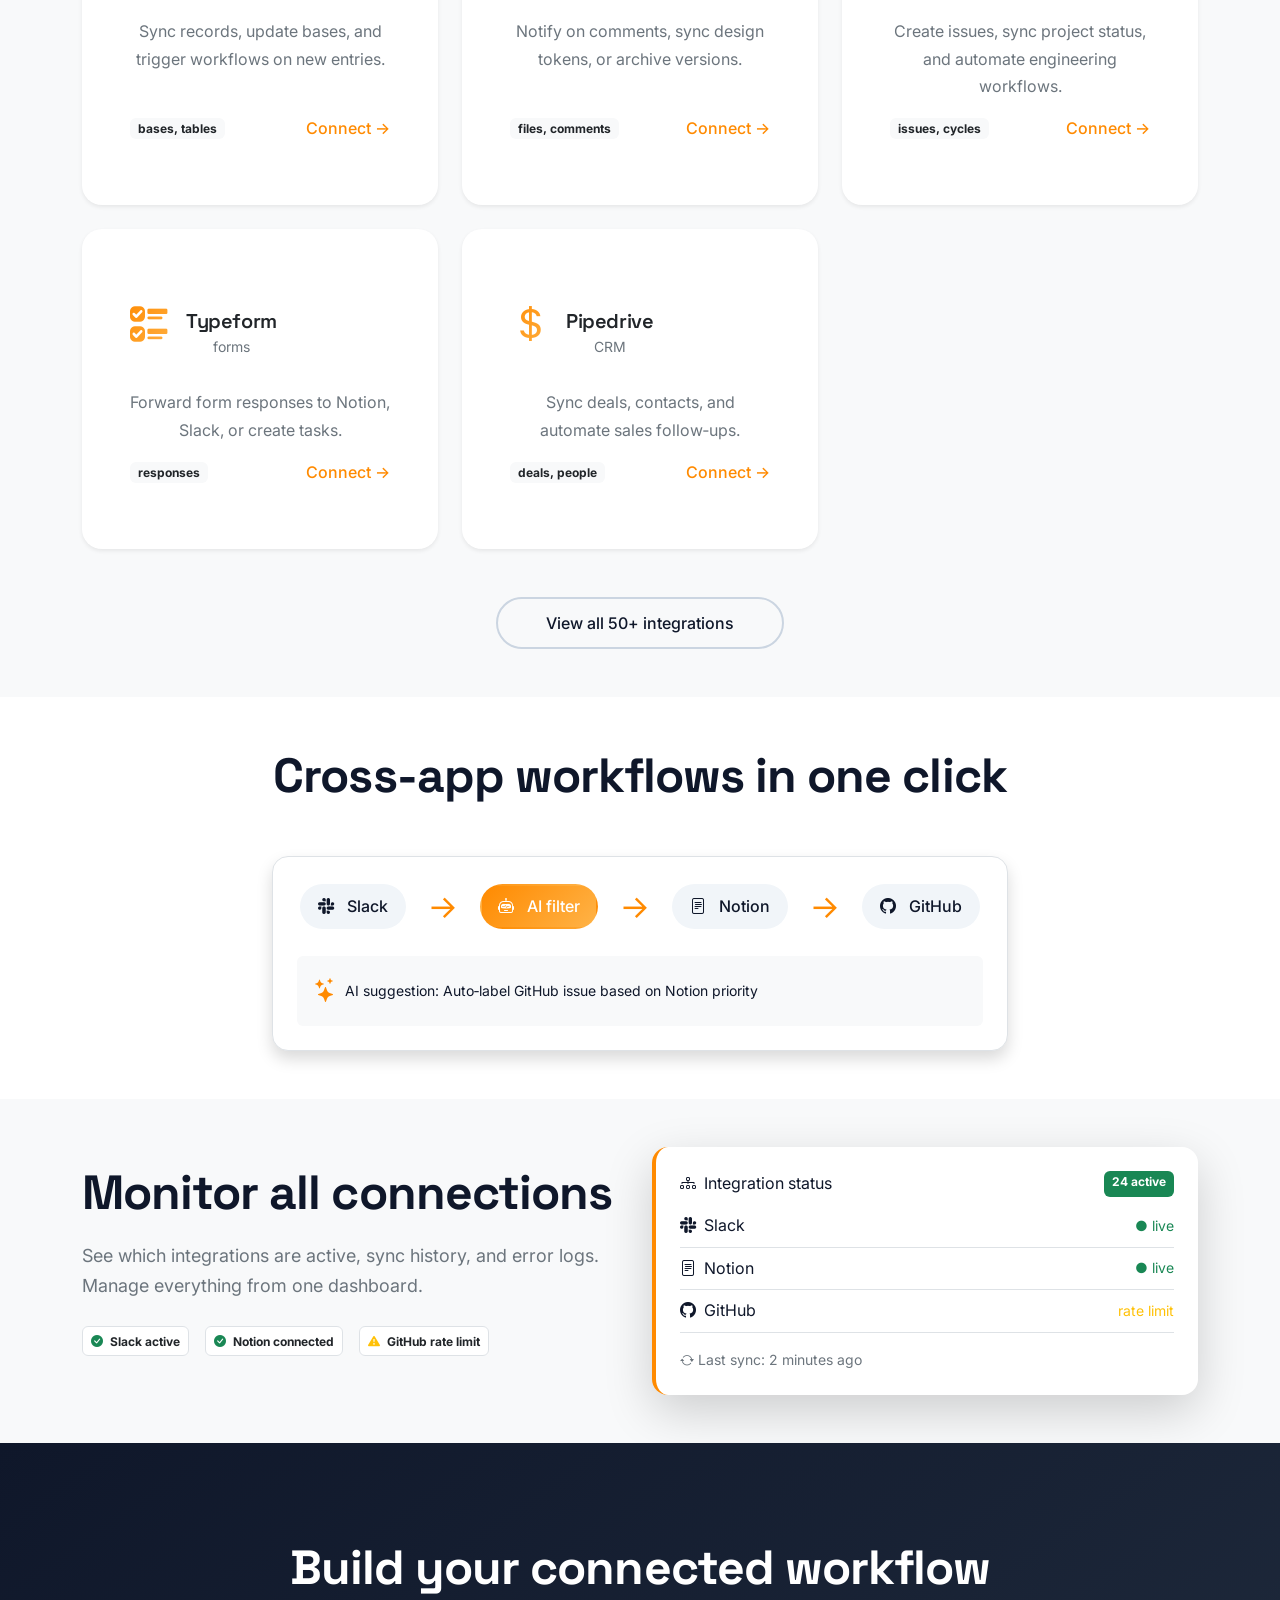
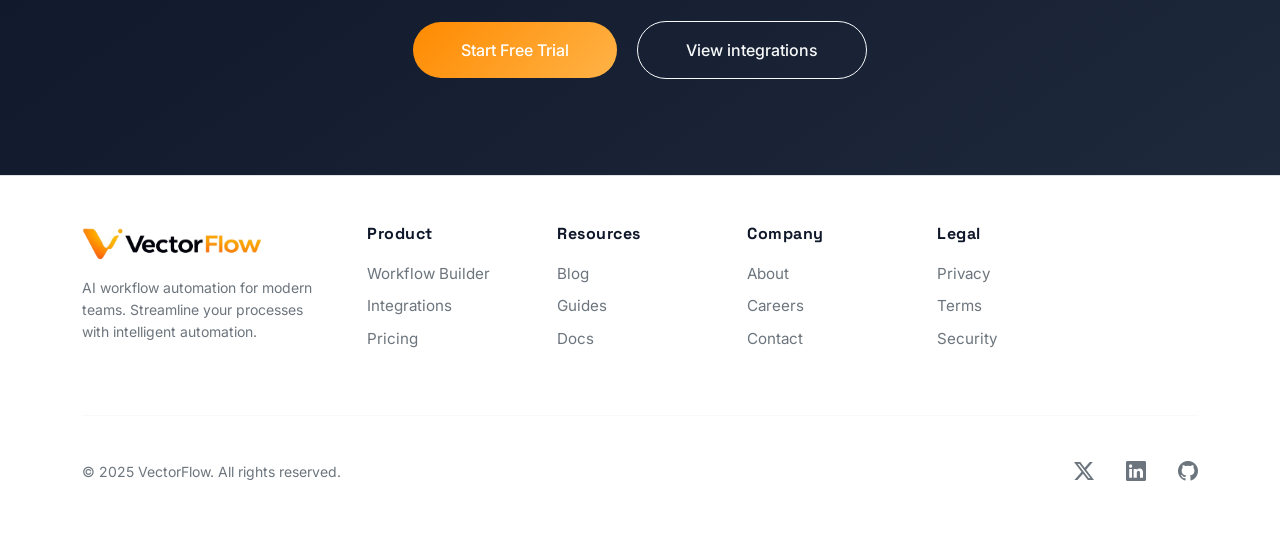
<file: integrations.html>
<!DOCTYPE html>
<html lang="en">
<head>
  <meta charset="UTF-8">
  <meta name="viewport" content="width=device-width, initial-scale=1.0">
 <!-- ===== INTEGRATIONS.HTML ===== -->
<!-- Primary Meta Tags -->
<title>VectorFlow Integrations · Connect Slack, Notion, GitHub & 50+ tools</title>
<meta name="title" content="VectorFlow Integrations · Connect Slack, Notion, GitHub & 50+ tools">
<meta name="description" content="VectorFlow integrates with the tools you already use: Slack, Notion, GitHub, Google Workspace, Trello, and 50+ platforms. Sync data across your stack.">
<meta name="keywords" content="integrations, Slack integration, Notion integration, GitHub integration, Google Workspace, Trello, Zapier, Airtable, Figma, app connections">
<link rel="icon" type="image/png" sizes="32x32" href="site-icon.png">
<!-- Open Graph / Facebook -->
<meta property="og:type" content="website">
<!-- <meta property="og:url" content="https://www.vectorflow.ai/integrations"> -->
<meta property="og:title" content="VectorFlow Integrations · Connect your entire stack">
<meta property="og:description" content="Browse 50+ native integrations. Connect Slack, Notion, GitHub, Google Workspace and more. Build cross‑app workflows in minutes.">
<!-- <meta property="og:image" content="https://www.vectorflow.ai/assets/og-integrations.jpg"> -->
<meta property="og:image:width" content="1200">
<meta property="og:image:height" content="630">

<!-- Twitter -->
<meta property="twitter:card" content="summary_large_image">
<!-- <meta property="twitter:url" content="https://www.vectorflow.ai/integrations"> -->
<meta property="twitter:title" content="VectorFlow Integrations · 50+ tools supported">
<meta property="twitter:description" content="Connect all your tools with VectorFlow. Native integrations for Slack, Notion, GitHub, and more.">
<!-- <meta property="twitter:image" content="https://www.vectorflow.ai/assets/twitter-integrations.jpg"> -->

<!-- Additional SEO -->
<meta name="robots" content="/, follow">
<!-- <link rel="canonical" href="https://www.vectorflow.ai/integrations"> -->
  <!-- Bootstrap 5 + Icons + primary theme -->
  <link href="https://cdn.jsdelivr.net/npm/bootstrap@5.3.0-alpha1/dist/css/bootstrap.min.css" rel="stylesheet">
  <link rel="stylesheet" href="https://cdn.jsdelivr.net/npm/bootstrap-icons@1.11.1/font/bootstrap-icons.css">
  <!-- Google Fonts: Inter (primary) + Space Grotesk (accents) -->
  <link href="https://fonts.googleapis.com/css2?family=Inter:opsz,wght@14..32,300..700&family=Space+Grotesk:wght@400;500;600&display=swap" rel="stylesheet">
  <!-- AOS (animate on scroll) -->
  <link href="https://unpkg.com/aos@2.3.1/dist/aos.css" rel="stylesheet">
  <!-- custom styles -->
  <link rel="stylesheet" href="style.css">
  <style>
/* Ensure integration items maintain proper styling when filtered */
.integration-item {
  transition: opacity 0.3s ease;
}

/* Style for the no results message */
#no-results-message {
  transition: all 0.3s ease;
}
/* Add this to your style.css file */

/* Enhanced filter buttons */
.filter-btn {
  cursor: pointer;
  transition: all 0.3s ease;
  font-weight: 500;
  border: 2px solid transparent;
  user-select: none;
}

.filter-btn.bg-dark {
  background: linear-gradient(135deg, #FF8A00, #FFB347) !important;
  color: white !important;
  border-color: transparent !important;
  box-shadow: 0 4px 10px rgba(255, 138, 0, 0.3);
}

.filter-btn.bg-white {
  background: white !important;
  color: #333 !important;
  border: 2px solid #e0e0e0 !important;
}

.filter-btn.bg-white:hover {
  border-color: #FF8A00 !important;
  transform: translateY(-2px);
  box-shadow: 0 4px 8px rgba(255, 138, 0, 0.1);
}

.filter-btn.bg-dark:hover {
  transform: translateY(-2px);
  box-shadow: 0 6px 15px rgba(255, 138, 0, 0.4);
}

/* Search input styling */
.input-group:focus-within {
  box-shadow: 0 0 0 3px rgba(255, 138, 0, 0.25);
  border-radius: 50px;
}

.input-group .form-control:focus {
  box-shadow: none;
  border-color: #dee2e6;
}

.input-group .input-group-text {
  border-radius: 50px 0 0 50px;
}

.input-group .form-control {
  border-radius: 0 50px 50px 0;
}

/* No results message animation */
#no-results-message {
  animation: fadeIn 0.5s ease;
}

@keyframes fadeIn {
  from { opacity: 0; transform: translateY(20px); }
  to { opacity: 1; transform: translateY(0); }
}
</style>
</head>
<body>
 <!-- Sticky navbar with transparent / solid effect (js handles scroll) -->
  <nav class="navbar navbar-expand-lg fixed-top" id="mainNav">
    <div class="container">
      <a class="navbar-brand" href="index">
        <img src="logo.png" alt="VectorFlow" height="32" class="d-inline-block align-text-top" onerror="this.src='https://placehold.co/140x32/0f172a/white?text=VectorFlow'; this.onerror=null;">
      </a>
      <button class="navbar-toggler" type="button" data-bs-toggle="collapse" data-bs-target="#navbarContent" aria-controls="navbarContent" aria-expanded="false" aria-label="Toggle navigation">
        <span class="navbar-toggler-icon"></span>
      </button>
      <div class="collapse navbar-collapse" id="navbarContent">
        <ul class="navbar-nav mx-auto mb-2 mb-lg-0 fw-medium">
          <li class="nav-item"><a class="nav-link " href="index">Home</a></li>
          <li class="nav-item"><a class="nav-link" href="product">Product</a></li>
          <li class="nav-item"><a class="nav-link active" href="integrations">Integrations</a></li>
          <li class="nav-item"><a class="nav-link" href="pricing">Pricing</a></li>
          <li class="nav-item"><a class="nav-link" href="resources">Resources</a></li>
          <li class="nav-item"><a class="nav-link" href="about">About</a></li>
          <li class="nav-item"><a class="nav-link" href="contact">Contact</a></li>
        </ul>
        <div class="d-flex gap-2">
          <a href="#" class="btn btn-outline-secondary rounded-pill px-4">Log in</a>
          <a href="#" class="btn btn-primary rounded-pill px-4" style="background: linear-gradient(135deg, #FF8A00, #FFB347); border: none;">Start trial</a>
        </div>
      </div>
    </div>
  </nav>

  <main>
    <!-- Integrations Hero -->
    <section class="hero-section pt-5">
      <div class="container">
        <div class="row align-items-center min-vh-50 py-5" style="min-height: 60vh;">
          <div class="col-lg-8 mx-auto text-center" data-aos="fade-up">
            <h1 class="display-4 fw-bold mb-3">Connect <span class="text-gradient">All Your Tools</span></h1>
            <p class="lead text-secondary-emphasis mb-4">VectorFlow integrates with the tools you already use. Sync data across Slack, Notion, GitHub, and 50+ platforms.</p>
            <!-- search bar -->
            <div class="d-flex justify-content-center">
              <div class="input-group w-50">
                <span class="input-group-text bg-white border-end-0"><i class="bi bi-search"></i></span>
                <input type="text" class="form-control border-start-0" placeholder="Search integrations (e.g. Slack, Notion...)" aria-label="Search integrations">
              </div>
            </div>
          </div>
        </div>
      </div>
    </section>

    <!-- Integration Grid (filterable concept) -->
    <section class="py-5 bg-light" id="integration-grid">
      <div class="container">
    <!-- category pills with data attributes -->
<div class="d-flex justify-content-center gap-2 mb-5 flex-wrap">
  <span class="badge filter-btn bg-dark text-white px-4 py-2 rounded-pill" data-filter="all">All</span>
  <span class="badge filter-btn bg-white text-dark px-4 py-2 rounded-pill border" data-filter="productivity">Productivity</span>
  <span class="badge filter-btn bg-white text-dark px-4 py-2 rounded-pill border" data-filter="developer">Developer</span>
  <span class="badge filter-btn bg-white text-dark px-4 py-2 rounded-pill border" data-filter="communication">Communication</span>
  <span class="badge filter-btn bg-white text-dark px-4 py-2 rounded-pill border" data-filter="analytics">Analytics</span>
</div>

        <!-- row of integrations (expanded cards) -->
        <div class="row g-4">
          <!-- Slack -->
          <div class="col-md-4 col-sm-6" data-aos="fade-up" data-aos-delay="50">
            <div class="card integration-card h-100 border-0 shadow-sm">
              <div class="card-body d-flex flex-column">
                <div class="d-flex align-items-center mb-3">
                  <i class="bi bi-slack fs-1 me-3" style="color:#4A154B;"></i>
                  <div><h5 class="mb-0">Slack</h5><small class="text-secondary">messaging</small></div>
                </div>
                <p class="text-secondary small">Triggers on new messages, replies, or emoji. Post automated updates to channels.</p>
                <div class="mt-auto d-flex justify-content-between align-items-center">
                  <span class="badge bg-light text-dark">messages, channels</span>
                  <a href="#" class="stretched-link text-decoration-none" style="color:#FF8A00;">Connect →</a>
                </div>
              </div>
            </div>
          </div>
          <!-- Notion -->
          <div class="col-md-4 col-sm-6" data-aos="fade-up" data-aos-delay="100">
            <div class="card integration-card h-100 border-0 shadow-sm">
              <div class="card-body d-flex flex-column">
                <div class="d-flex align-items-center mb-3">
                  <i class="bi bi-file-text fs-1 me-3" style="color:#000;"></i>
                  <div><h5 class="mb-0">Notion</h5><small class="text-secondary">docs & databases</small></div>
                </div>
                <p class="text-secondary small">Create database entries, update pages, or sync content from other apps.</p>
                <div class="mt-auto d-flex justify-content-between align-items-center">
                  <span class="badge bg-light text-dark">pages, databases</span>
                  <a href="#" class="stretched-link text-decoration-none" style="color:#FF8A00;">Connect →</a>
                </div>
              </div>
            </div>
          </div>
          <!-- GitHub -->
          <div class="col-md-4 col-sm-6" data-aos="fade-up" data-aos-delay="150">
            <div class="card integration-card h-100 border-0 shadow-sm">
              <div class="card-body d-flex flex-column">
                <div class="d-flex align-items-center mb-3">
                  <i class="bi bi-github fs-1 me-3"></i>
                  <div><h5 class="mb-0">GitHub</h5><small class="text-secondary">code & issues</small></div>
                </div>
                <p class="text-secondary small">Automate issues, PR reviews, and sync with project management tools.</p>
                <div class="mt-auto d-flex justify-content-between align-items-center">
                  <span class="badge bg-light text-dark">issues, PRs</span>
                  <a href="#" class="stretched-link text-decoration-none" style="color:#FF8A00;">Connect →</a>
                </div>
              </div>
            </div>
          </div>
          <!-- Google Workspace -->
          <div class="col-md-4 col-sm-6" data-aos="fade-up" data-aos-delay="200">
            <div class="card integration-card h-100 border-0 shadow-sm">
              <div class="card-body d-flex flex-column">
                <div class="d-flex align-items-center mb-3">
                  <i class="bi bi-google fs-1 me-3" style="color:#4285F4;"></i>
                  <div><h5 class="mb-0">Google Workspace</h5><small class="text-secondary">calendar, gmail</small></div>
                </div>
                <p class="text-secondary small">Sync calendar events, automate email responses, and manage sheets.</p>
                <div class="mt-auto d-flex justify-content-between align-items-center">
                  <span class="badge bg-light text-dark">calendar, mail</span>
                  <a href="#" class="stretched-link text-decoration-none" style="color:#FF8A00;">Connect →</a>
                </div>
              </div>
            </div>
          </div>
          <!-- Trello -->
          <div class="col-md-4 col-sm-6" data-aos="fade-up" data-aos-delay="250">
            <div class="card integration-card h-100 border-0 shadow-sm">
              <div class="card-body d-flex flex-column">
                <div class="d-flex align-items-center mb-3">
                  <i class="bi bi-trello fs-1 me-3" style="color:#0079BF;"></i>
                  <div><h5 class="mb-0">Trello</h5><small class="text-secondary">project boards</small></div>
                </div>
                <p class="text-secondary small">Create cards, move lists, and attach information automatically.</p>
                <div class="mt-auto d-flex justify-content-between align-items-center">
                  <span class="badge bg-light text-dark">cards, boards</span>
                  <a href="#" class="stretched-link text-decoration-none" style="color:#FF8A00;">Connect →</a>
                </div>
              </div>
            </div>
          </div>
          <!-- Zapier -->
          <div class="col-md-4 col-sm-6" data-aos="fade-up" data-aos-delay="300">
            <div class="card integration-card h-100 border-0 shadow-sm">
              <div class="card-body d-flex flex-column">
                <div class="d-flex align-items-center mb-3">
                  <i class="bi bi-lightning-charge fs-1 me-3" style="color:#FF4A00;"></i>
                  <div><h5 class="mb-0">Zapier</h5><small class="text-secondary">5000+ apps</small></div>
                </div>
                <p class="text-secondary small">Connect VectorFlow to thousands of apps via Zapier triggers and actions.</p>
                <div class="mt-auto d-flex justify-content-between align-items-center">
                  <span class="badge bg-light text-dark">bridge</span>
                  <a href="#" class="stretched-link text-decoration-none" style="color:#FF8A00;">Connect →</a>
                </div>
              </div>
            </div>
          </div>
          <!-- Airtable -->
          <div class="col-md-4 col-sm-6" data-aos="fade-up" data-aos-delay="350">
            <div class="card integration-card h-100 border-0 shadow-sm">
              <div class="card-body d-flex flex-column">
                <div class="d-flex align-items-center mb-3">
                  <i class="bi bi-grid-3x3-gap-fill fs-1 me-3" style="color:#18BFFF;"></i>
                  <div><h5 class="mb-0">Airtable</h5><small class="text-secondary">low‑code database</small></div>
                </div>
                <p class="text-secondary small">Sync records, update bases, and trigger workflows on new entries.</p>
                <div class="mt-auto d-flex justify-content-between align-items-center">
                  <span class="badge bg-light text-dark">bases, tables</span>
                  <a href="#" class="stretched-link text-decoration-none" style="color:#FF8A00;">Connect →</a>
                </div>
              </div>
            </div>
          </div>
          <!-- Figma -->
          <div class="col-md-4 col-sm-6" data-aos="fade-up" data-aos-delay="400">
            <div class="card integration-card h-100 border-0 shadow-sm">
              <div class="card-body d-flex flex-column">
                <div class="d-flex align-items-center mb-3">
                  <i class="bi bi-palette fs-1 me-3" style="color:#A259FF;"></i>
                  <div><h5 class="mb-0">Figma</h5><small class="text-secondary">design</small></div>
                </div>
                <p class="text-secondary small">Notify on comments, sync design tokens, or archive versions.</p>
                <div class="mt-auto d-flex justify-content-between align-items-center">
                  <span class="badge bg-light text-dark">files, comments</span>
                  <a href="#" class="stretched-link text-decoration-none" style="color:#FF8A00;">Connect →</a>
                </div>
              </div>
            </div>
          </div>
          <!-- Linear -->
          <div class="col-md-4 col-sm-6" data-aos="fade-up" data-aos-delay="450">
            <div class="card integration-card h-100 border-0 shadow-sm">
              <div class="card-body d-flex flex-column">
                <div class="d-flex align-items-center mb-3">
                  <i class="bi bi-bar-chart-line fs-1 me-3" style="color:#5E6AD2;"></i>
                  <div><h5 class="mb-0">Linear</h5><small class="text-secondary">issue tracking</small></div>
                </div>
                <p class="text-secondary small">Create issues, sync project status, and automate engineering workflows.</p>
                <div class="mt-auto d-flex justify-content-between align-items-center">
                  <span class="badge bg-light text-dark">issues, cycles</span>
                  <a href="#" class="stretched-link text-decoration-none" style="color:#FF8A00;">Connect →</a>
                </div>
              </div>
            </div>
          </div>
          <!-- Typeform -->
          <div class="col-md-4 col-sm-6" data-aos="fade-up" data-aos-delay="500">
            <div class="card integration-card h-100 border-0 shadow-sm">
              <div class="card-body d-flex flex-column">
                <div class="d-flex align-items-center mb-3">
                  <i class="bi bi-ui-checks fs-1 me-3" style="color:#f7a81b;"></i>
                  <div><h5 class="mb-0">Typeform</h5><small class="text-secondary">forms</small></div>
                </div>
                <p class="text-secondary small">Forward form responses to Notion, Slack, or create tasks.</p>
                <div class="mt-auto d-flex justify-content-between align-items-center">
                  <span class="badge bg-light text-dark">responses</span>
                  <a href="#" class="stretched-link text-decoration-none" style="color:#FF8A00;">Connect →</a>
                </div>
              </div>
            </div>
          </div>
          <!-- Pipedrive -->
          <div class="col-md-4 col-sm-6" data-aos="fade-up" data-aos-delay="550">
            <div class="card integration-card h-100 border-0 shadow-sm">
              <div class="card-body d-flex flex-column">
                <div class="d-flex align-items-center mb-3">
                  <i class="bi bi-currency-dollar fs-1 me-3" style="color:#00A2E8;"></i>
                  <div><h5 class="mb-0">Pipedrive</h5><small class="text-secondary">CRM</small></div>
                </div>
                <p class="text-secondary small">Sync deals, contacts, and automate sales follow‑ups.</p>
                <div class="mt-auto d-flex justify-content-between align-items-center">
                  <span class="badge bg-light text-dark">deals, people</span>
                  <a href="#" class="stretched-link text-decoration-none" style="color:#FF8A00;">Connect →</a>
                </div>
              </div>
            </div>
          </div>
        </div> <!-- row -->

        <!-- show more (static) -->
        <div class="text-center mt-5">
          <a href="#" class="btn btn-outline-secondary rounded-pill px-5">View all 50+ integrations</a>
        </div>
      </div>
    </section>

    <!-- Example automation flow -->
    <section class="py-5 bg-white">
      <div class="container">
        <h2 class="text-center fw-bold mb-5" data-aos="fade-up">Cross‑app workflows in one click</h2>
        <div class="row justify-content-center">
          <div class="col-lg-8">
            <div class="workflow-animation-panel p-4 bg-white shadow rounded-4 border" data-aos="zoom-in">
              <div class="workflow-steps">
                <div class="step-circle"><i class="bi bi-slack me-2"></i>Slack</div>
                <div class="step-arrow glowing">→</div>
                <div class="step-circle ai"><i class="bi bi-robot me-2"></i>AI filter</div>
                <div class="step-arrow glowing">→</div>
                <div class="step-circle"><i class="bi bi-file-text me-2"></i>Notion</div>
                <div class="step-arrow glowing">→</div>
                <div class="step-circle"><i class="bi bi-github me-2"></i>GitHub</div>
              </div>
              <div class="bg-light p-3 rounded mt-4 d-flex align-items-center">
                <i class="bi bi-stars fs-4 me-2" style="color:#FF8A00;"></i>
                <span class="small">AI suggestion: Auto‑label GitHub issue based on Notion priority</span>
              </div>
            </div>
          </div>
        </div>
      </div>
    </section>

    <!-- Dashboard preview + API -->
    <section class="py-5 bg-light">
      <div class="container">
        <div class="row align-items-center">
          <div class="col-md-6 mb-4" data-aos="fade-right">
            <h2 class="fw-bold mb-3">Monitor all connections</h2>
            <p class="text-secondary">See which integrations are active, sync history, and error logs. Manage everything from one dashboard.</p>
            <div class="d-flex gap-3 mt-4">
              <span class="badge bg-white text-dark p-2 border"><i class="bi bi-check-circle-fill text-success me-1"></i> Slack active</span>
              <span class="badge bg-white text-dark p-2 border"><i class="bi bi-check-circle-fill text-success me-1"></i> Notion connected</span>
              <span class="badge bg-white text-dark p-2 border"><i class="bi bi-exclamation-triangle-fill text-warning me-1"></i> GitHub rate limit</span>
            </div>
          </div>
          <div class="col-md-6" data-aos="fade-left">
            <div class="dashboard-preview bg-white p-4 shadow-lg rounded-4">
              <div class="d-flex justify-content-between">
                <span><i class="bi bi-diagram-3 me-2"></i>Integration status</span>
                <span class="badge bg-success">24 active</span>
              </div>
              <div class="mt-3">
                <div class="d-flex justify-content-between align-items-center border-bottom pb-2">
                  <span><i class="bi bi-slack me-2"></i>Slack</span>
                  <span class="small text-success">● live</span>
                </div>
                <div class="d-flex justify-content-between align-items-center border-bottom pb-2 mt-2">
                  <span><i class="bi bi-file-text me-2"></i>Notion</span>
                  <span class="small text-success">● live</span>
                </div>
                <div class="d-flex justify-content-between align-items-center border-bottom pb-2 mt-2">
                  <span><i class="bi bi-github me-2"></i>GitHub</span>
                  <span class="small text-warning">rate limit</span>
                </div>
              </div>
              <div class="mt-3 small text-secondary"><i class="bi bi-arrow-repeat me-1"></i>Last sync: 2 minutes ago</div>
            </div>
          </div>
        </div>
      </div>
    </section>

    <!-- CTA -->
    <section class="py-5 position-relative overflow-hidden" style="background: linear-gradient(145deg, #0f172a 0%, #1e293b 100%);">
      <div class="container text-center py-5">
        <h2 class="display-5 fw-bold text-white mb-4" data-aos="fade-up">Build your connected workflow</h2>
        <a href="#" class="btn btn-lg rounded-pill px-5 py-3" style="background: linear-gradient(135deg,#FF8A00,#FFB347); color:white; border:none;">Start Free Trial</a>
        <a href="#" class="btn btn-lg btn-outline-light rounded-pill px-5 py-3 ms-3">View integrations</a>
      </div>
    </section>
  </main>

  <!-- Footer -->
  <footer class="bg-white pt-5 border-top">
    <div class="container">
        <div class="row g-4">
            <!-- Company info - full width on mobile -->
            <div class="col-12 col-lg-3 mb-4 mb-lg-0">
                <img src="logo.png" alt="VectorFlow" height="28" onerror="this.src='https://placehold.co/120x28/0f172a/white?text=VectorFlow'">
                <p class="small text-secondary mt-3 pe-lg-4">AI workflow automation for modern teams. Streamline your processes with intelligent automation.</p>
            </div>
            
            <!-- Link columns - stack on mobile, 2 columns on tablet -->
            <div class="col-6 col-md-3 col-lg-2 mb-4">
                <h6 class="fw-bold mb-3">Product</h6>
                <ul class="list-unstyled">
                    <li class="mb-2"><a href="#" class="text-decoration-none text-secondary">Workflow Builder</a></li>
                    <li class="mb-2"><a href="#" class="text-decoration-none text-secondary">Integrations</a></li>
                    <li class="mb-2"><a href="#" class="text-decoration-none text-secondary">Pricing</a></li>
                </ul>
            </div>
            
            <div class="col-6 col-md-3 col-lg-2 mb-4">
                <h6 class="fw-bold mb-3">Resources</h6>
                <ul class="list-unstyled">
                    <li class="mb-2"><a href="#" class="text-decoration-none text-secondary">Blog</a></li>
                    <li class="mb-2"><a href="#" class="text-decoration-none text-secondary">Guides</a></li>
                    <li class="mb-2"><a href="#" class="text-decoration-none text-secondary">Docs</a></li>
                </ul>
            </div>
            
            <div class="col-6 col-md-3 col-lg-2 mb-4">
                <h6 class="fw-bold mb-3">Company</h6>
                <ul class="list-unstyled">
                    <li class="mb-2"><a href="#" class="text-decoration-none text-secondary">About</a></li>
                    <li class="mb-2"><a href="#" class="text-decoration-none text-secondary">Careers</a></li>
                    <li class="mb-2"><a href="#" class="text-decoration-none text-secondary">Contact</a></li>
                </ul>
            </div>
            
            <div class="col-6 col-md-3 col-lg-2 mb-4">
                <h6 class="fw-bold mb-3">Legal</h6>
                <ul class="list-unstyled">
                    <li class="mb-2"><a href="#" class="text-decoration-none text-secondary">Privacy</a></li>
                    <li class="mb-2"><a href="#" class="text-decoration-none text-secondary">Terms</a></li>
                    <li class="mb-2"><a href="#" class="text-decoration-none text-secondary">Security</a></li>
                </ul>
            </div>
        </div>
        
        <hr class="my-4">
        
        <!-- Bottom bar - stacks on mobile -->
        <div class="d-flex flex-column flex-md-row justify-content-between align-items-center py-3">
            <span class="small text-secondary order-2 order-md-1 mt-3 mt-md-0">© 2025 VectorFlow. All rights reserved.</span>
            <div class="social-icons order-1 order-md-2">
                <a href="#" class="text-secondary me-3"><i class="bi bi-twitter-x fs-5"></i></a>
                <a href="#" class="text-secondary me-3"><i class="bi bi-linkedin fs-5"></i></a>
                <a href="#" class="text-secondary"><i class="bi bi-github fs-5"></i></a>
            </div>
        </div>
    </div>
</footer>

  <!-- Bootstrap + AOS + custom -->
  <script src="https://cdn.jsdelivr.net/npm/bootstrap@5.3.0-alpha1/dist/js/bootstrap.bundle.min.js"></script>
  <script src="https://unpkg.com/aos@2.3.1/dist/aos.js"></script>
  <script>
    AOS.init({ once: true, duration: 700 });
    // sticky navbar background change
    window.addEventListener('scroll', function() {
      const nav = document.getElementById('mainNav');
      if (window.scrollY > 50) {
        nav.classList.add('navbar-solid', 'shadow-sm');
        nav.classList.remove('navbar-transparent');
      } else {
        nav.classList.remove('navbar-solid', 'shadow-sm');
        nav.classList.add('navbar-transparent');
      }
    });
    // active nav handling (simulated for integrations page)
    document.querySelectorAll('.nav-link').forEach(link => {
      if(link.href.includes('integrations.html')) link.classList.add('active');
    });
  </script>
  <script>
// Filter functionality for integrations
document.addEventListener('DOMContentLoaded', function() {
  const filterButtons = document.querySelectorAll('.filter-btn');
  const integrationItems = document.querySelectorAll('.integration-item');
  
  filterButtons.forEach(button => {
    button.addEventListener('click', function() {
      // Update active state
      filterButtons.forEach(btn => {
        btn.classList.remove('bg-dark', 'text-white');
        btn.classList.add('bg-white', 'text-dark');
      });
      this.classList.remove('bg-white', 'text-dark');
      this.classList.add('bg-dark', 'text-white');
      
      const filterValue = this.getAttribute('data-filter');
      
      integrationItems.forEach(item => {
        if (filterValue === 'all' || item.getAttribute('data-category') === filterValue) {
          item.style.display = 'block';
        } else {
          item.style.display = 'none';
        }
      });
    });
  });
});
</script>
 <!-- Add this updated filter script - replace both existing script blocks with this one -->
<script>
// Filter and Search functionality for integrations
document.addEventListener('DOMContentLoaded', function() {
  const filterButtons = document.querySelectorAll('.filter-btn');
  const integrationCards = document.querySelectorAll('.col-md-4.col-sm-6'); // Get the column divs
  const searchInput = document.querySelector('.form-control[placeholder*="Search integrations"]');
  const gridContainer = document.querySelector('.row.g-4');
  
  // Add data-category attributes to integration cards
  integrationCards.forEach(card => {
    const cardTitle = card.querySelector('h5')?.textContent || '';
    
    // Assign categories based on the integration type
    if (cardTitle.includes('Slack') || cardTitle.includes('Google') || cardTitle.includes('Typeform')) {
      card.setAttribute('data-category', 'communication');
    } else if (cardTitle.includes('Notion') || cardTitle.includes('Trello') || cardTitle.includes('Airtable')) {
      card.setAttribute('data-category', 'productivity');
    } else if (cardTitle.includes('GitHub') || cardTitle.includes('Linear') || cardTitle.includes('Figma')) {
      card.setAttribute('data-category', 'developer');
    } else if (cardTitle.includes('Zapier') || cardTitle.includes('Pipedrive')) {
      card.setAttribute('data-category', 'analytics');
    } else {
      card.setAttribute('data-category', 'other');
    }
    
    // Add integration-item class
    card.classList.add('integration-item');
  });

  // Create no results message
  const noResultsMessage = document.createElement('div');
  noResultsMessage.className = 'col-12 text-center py-5';
  noResultsMessage.innerHTML = '<p class="text-secondary mb-0 fs-5">🔍 No integrations found matching your criteria.</p><p class="text-secondary small mt-2">Try adjusting your search or filter.</p>';
  noResultsMessage.style.display = 'none';
  gridContainer.parentNode.insertBefore(noResultsMessage, gridContainer.nextSibling);

  // Main filter function
  function filterIntegrations() {
    const activeFilter = document.querySelector('.filter-btn.bg-dark')?.getAttribute('data-filter') || 'all';
    const searchTerm = searchInput ? searchInput.value.toLowerCase().trim() : '';
    
    let visibleCount = 0;
    
    integrationCards.forEach(card => {
      const category = card.getAttribute('data-category');
      const cardTitle = card.querySelector('h5')?.textContent.toLowerCase() || '';
      const cardDesc = card.querySelector('p')?.textContent.toLowerCase() || '';
      const cardTags = card.querySelector('.badge.bg-light')?.textContent.toLowerCase() || '';
      
      // Check category match
      const matchesCategory = activeFilter === 'all' || category === activeFilter;
      
      // Check search match
      const matchesSearch = searchTerm === '' || 
                           cardTitle.includes(searchTerm) || 
                           cardDesc.includes(searchTerm) || 
                           cardTags.includes(searchTerm);
      
      // Show or hide card
      if (matchesCategory && matchesSearch) {
        card.style.display = '';
        visibleCount++;
      } else {
        card.style.display = 'none';
      }
    });
    
    // Show/hide no results message
    noResultsMessage.style.display = visibleCount === 0 ? 'block' : 'none';
  }

  // Filter button click handlers
  filterButtons.forEach(button => {
    button.addEventListener('click', function() {
      // Update active state
      filterButtons.forEach(btn => {
        btn.classList.remove('bg-dark', 'text-white');
        btn.classList.add('bg-white', 'text-dark', 'border');
      });
      this.classList.remove('bg-white', 'text-dark', 'border');
      this.classList.add('bg-dark', 'text-white');
      
      // Apply filters
      filterIntegrations();
    });
  });

  // Search input handler with debounce
  if (searchInput) {
    let searchTimeout;
    searchInput.addEventListener('input', function() {
      clearTimeout(searchTimeout);
      searchTimeout = setTimeout(() => {
        filterIntegrations();
      }, 300);
    });

    // Handle search clear (when user clicks the X in search field)
    searchInput.addEventListener('search', function() {
      filterIntegrations();
    });
  }

  // Initialize - ensure first run works
  filterIntegrations();
});
</script>
</body>
</html>
</file>
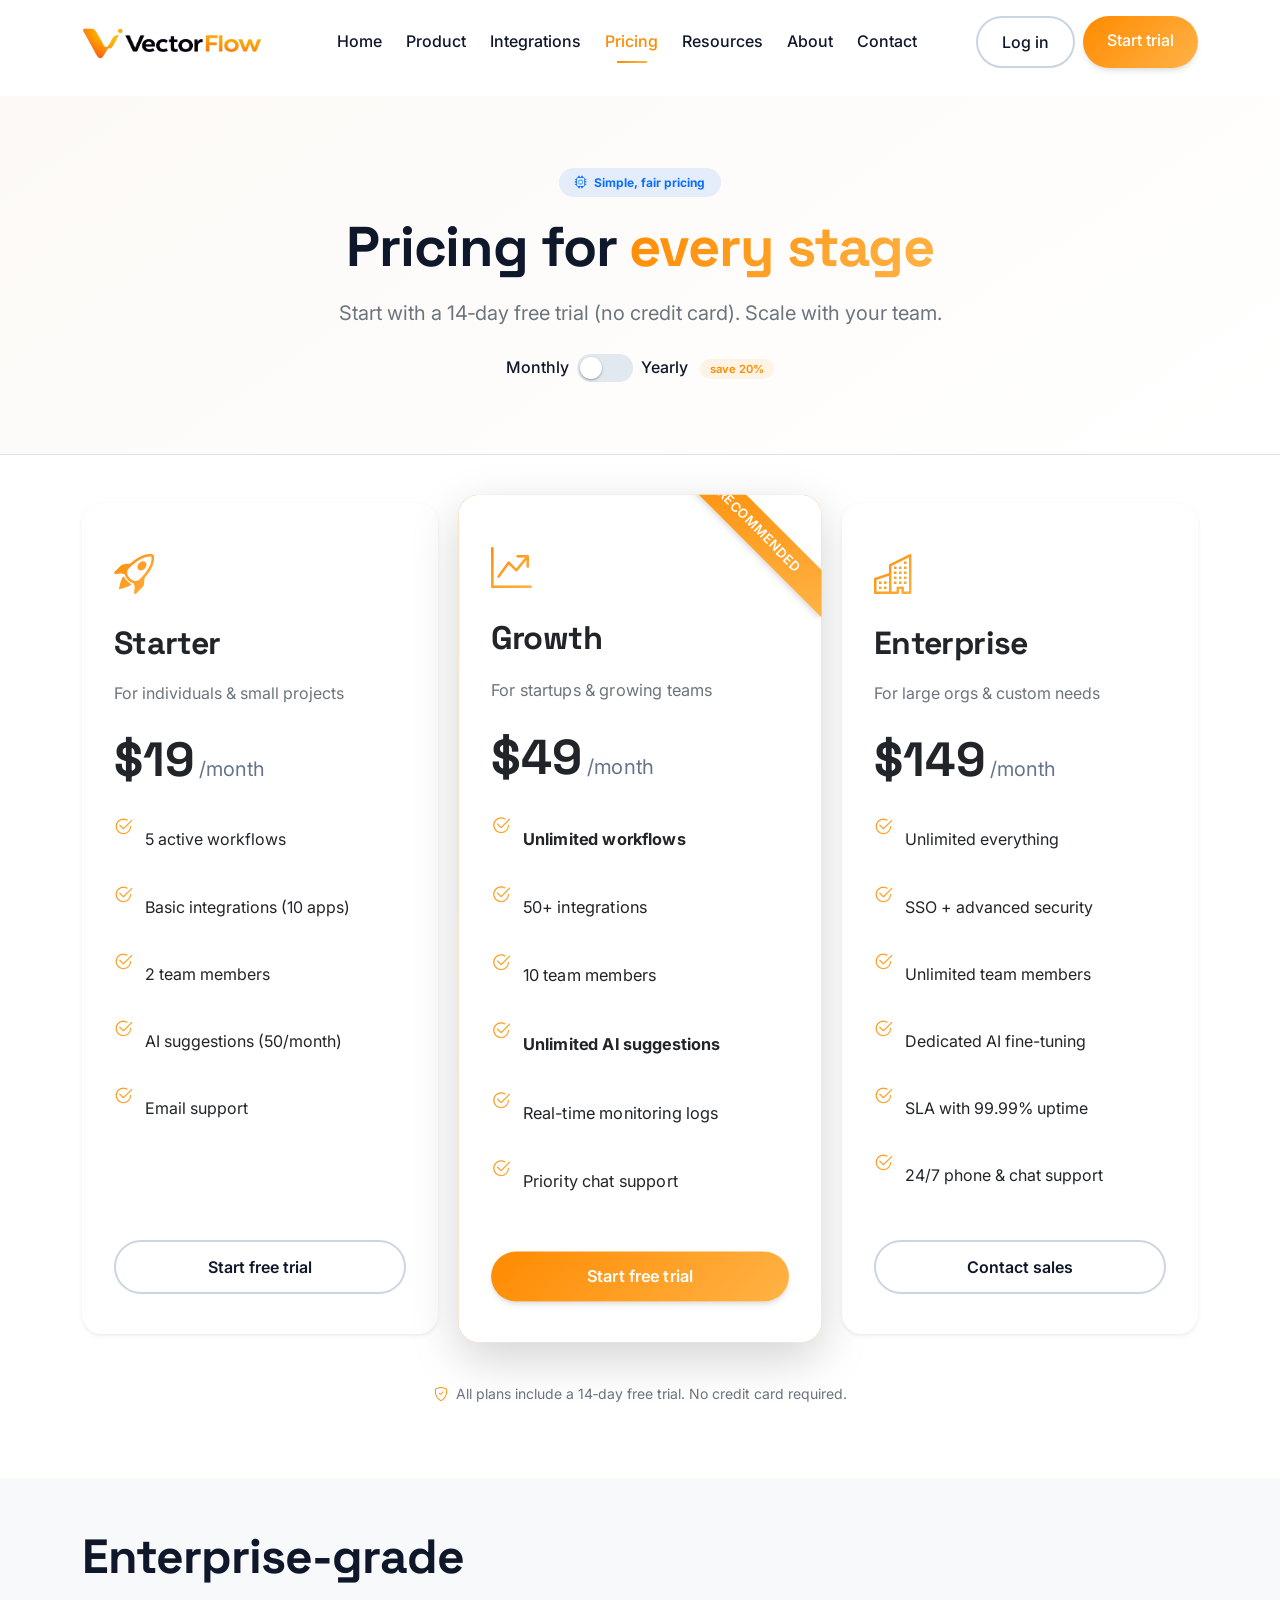
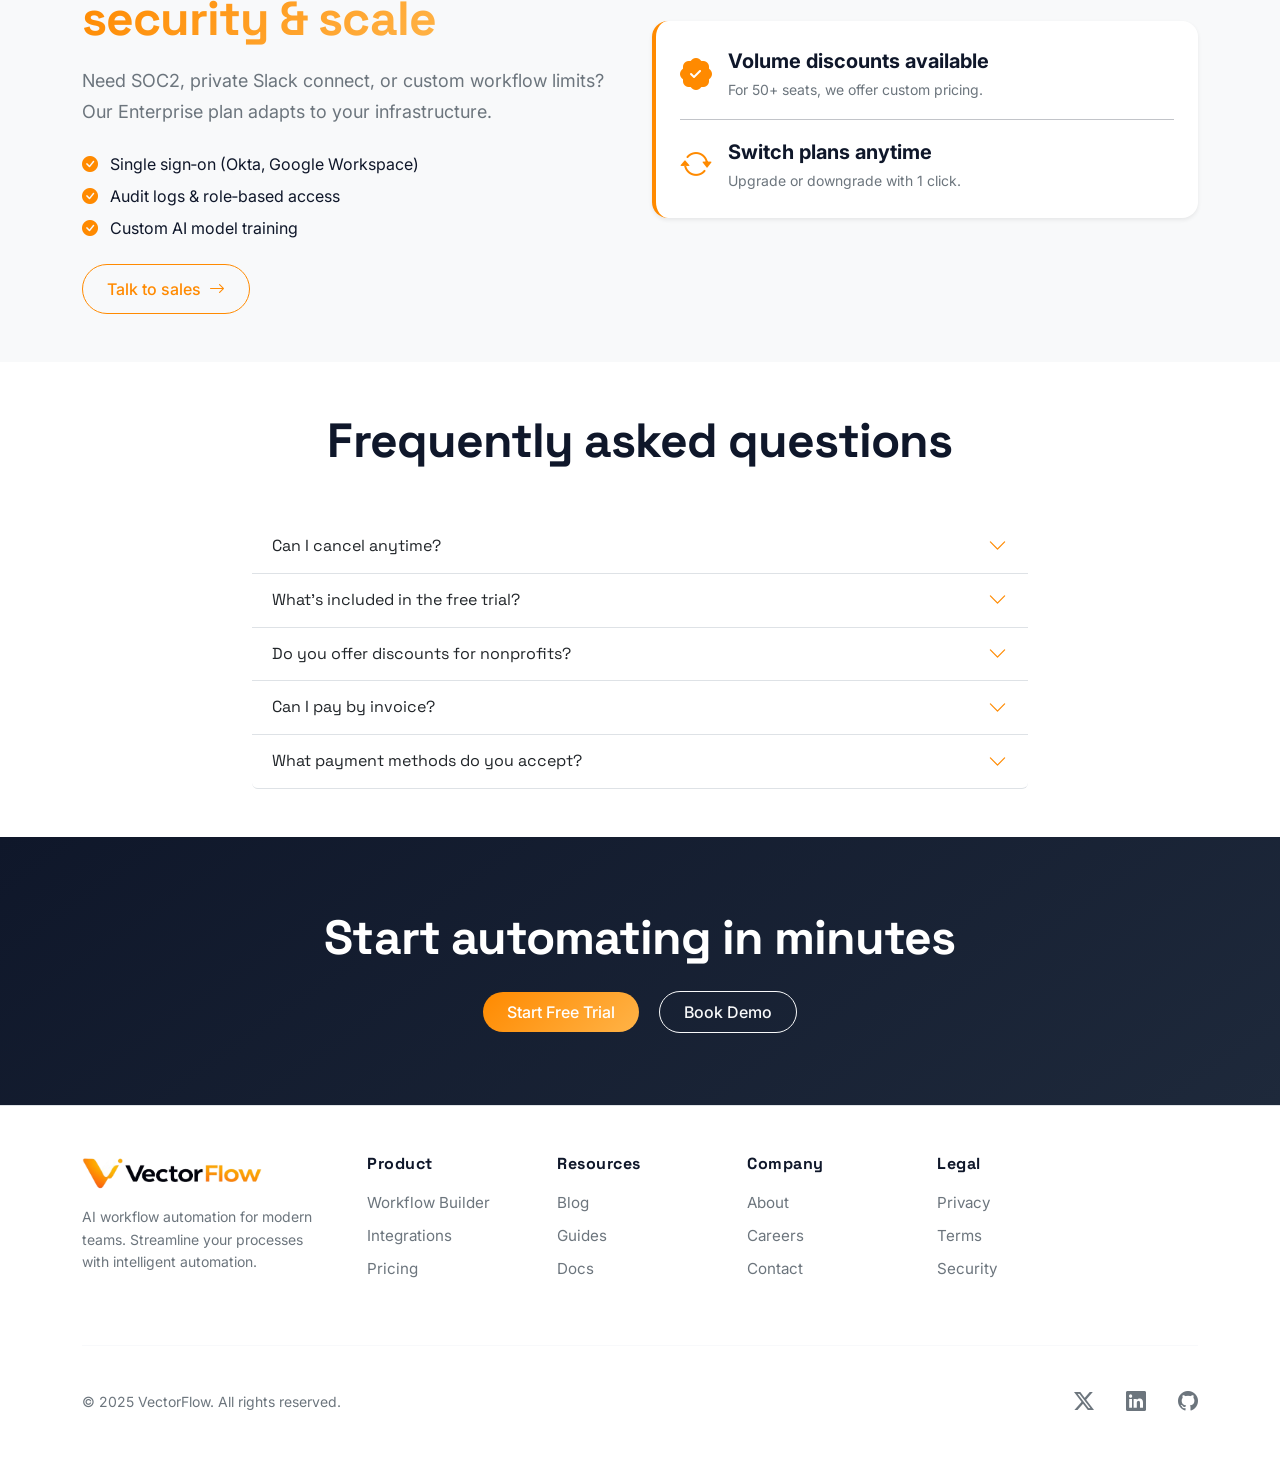
<file: pricing.html>
<!DOCTYPE html>
<html lang="en">
<head>
  <meta charset="UTF-8">
  <meta name="viewport" content="width=device-width, initial-scale=1.0">
  <!-- ===== PRICING PAGE – VectorFlow · AI workflow automation ===== -->
  <title>VectorFlow · Pricing — simple, scalable plans</title>
  <meta name="description" content="Start free, then choose Starter, Growth or Enterprise. Unlimited workflows, AI suggestions, team collaboration – cancel anytime.">
  <meta name="keywords" content="AI automation pricing, workflow cost, startup SaaS plans, free trial">
  <link rel="icon" type="image/png" sizes="32x32" href="site-icon.png">

  <!-- Open Graph / Facebook -->
  <meta property="og:type" content="website">
  <meta property="og:title" content="VectorFlow · Pricing for modern teams">
  <meta property="og:description" content="Transparent pricing with a free tier. AI workflow automation for every team size.">
  <!-- <meta property="og:image" content="https://www.vectorflow.ai/assets/og-pricing.jpg"> -->

  <!-- Twitter -->
  <meta property="twitter:title" content="VectorFlow · AI automation pricing">
  <meta property="twitter:description" content="Simple, usage‑friendly plans. Start free — no credit card required.">
  
  <meta name="robots" content="index, follow">
  <meta name="author" content="VectorFlow">
  <meta name="language" content="English">

  <!-- Bootstrap 5 + Icons -->
  <link href="https://cdn.jsdelivr.net/npm/bootstrap@5.3.0-alpha1/dist/css/bootstrap.min.css" rel="stylesheet">
  <link rel="stylesheet" href="https://cdn.jsdelivr.net/npm/bootstrap-icons@1.11.1/font/bootstrap-icons.css">
  <!-- Google Fonts: Inter + Space Grotesk -->
  <link href="https://fonts.googleapis.com/css2?family=Inter:opsz,wght@14..32,300..700&family=Space+Grotesk:wght@400;500;600&display=swap" rel="stylesheet">
  <!-- AOS (animate on scroll) -->
  <link href="https://unpkg.com/aos@2.3.1/dist/aos.css" rel="stylesheet">
  <!-- main style (reusing same design system) -->
  <link rel="stylesheet" href="style.css">
  <!-- inline micro adjustments for pricing page -->
  <style>
    /* Pricing specific enhancements – extends global style.css */
    .billing-toggle .btn-outline-secondary.active {
      background: linear-gradient(135deg, #FF8A00, #FFB347);
      color: white;
      border-color: transparent;
      box-shadow: var(--shadow-sm);
    }
    .pricing-card {
      transition: all 0.3s cubic-bezier(0.4, 0, 0.2, 1);
      position: relative;
      overflow: hidden;
    }
    .pricing-card.popular {
      transform: scale(1.02);
      border: 2px solid transparent;
      background: linear-gradient(white, white) padding-box, 
                  var(--gradient-primary) border-box;
      box-shadow: 0 25px 40px -12px rgba(255,138,0,0.25);
    }
    .pricing-card.popular .popular-badge {
      position: absolute;
      top: 1.2rem;
      right: -2.5rem;
      background: var(--gradient-primary);
      color: white;
      padding: 0.4rem 3rem;
      transform: rotate(45deg);
      font-size: 0.8rem;
      font-weight: 600;
      letter-spacing: 0.5px;
      box-shadow: var(--shadow-md);
      z-index: 3;
    }
    .pricing-card .card-body {
      padding: 2.5rem 2rem;
    }
    .price-amount {
      font-size: 3rem;
      font-weight: 700;
      line-height: 1.2;
      font-family: var(--font-display);
    }
    .price-period {
      color: var(--gray-500);
      font-weight: 400;
    }
    .feature-list li {
      margin-bottom: 0.9rem;
      display: flex;
      align-items: center;
      gap: 0.75rem;
    }
    .feature-list i {
      color: #FF8A00;
      font-size: 1.2rem;
    }
    .btn-pricing {
      width: 100%;
      padding: 0.8rem;
      font-weight: 600;
      border-radius: 50px;
    }
    .bg-soft-gradient {
      background: linear-gradient(145deg, #fcf9f6, #ffffff);
    }
    .faq-section .accordion-button:not(.collapsed) {
      background: rgba(255, 138, 0, 0.05);
      color: #0f172a;
      box-shadow: none;
    }
    .faq-section .accordion-button:focus {
      box-shadow: none;
      border-color: rgba(255,138,0,0.3);
    }
    .faq-section .accordion-button::after {
      background-image: url("data:image/svg+xml,%3csvg xmlns='http://www.w3.org/2000/svg' viewBox='0 0 16 16' fill='%23FF8A00'%3e%3cpath fill-rule='evenodd' d='M1.646 4.646a.5.5 0 0 1 .708 0L8 10.293l5.646-5.647a.5.5 0 0 1 .708.708l-6 6a.5.5 0 0 1-.708 0l-6-6a.5.5 0 0 1 0-.708z'/%3e%3c/svg%3e");
    }
    /* toggle switch */
    .switch {
      position: relative;
      display: inline-block;
      width: 56px;
      height: 28px;
      margin: 0 0.75rem;
    }
    .switch input {
      opacity: 0;
      width: 0;
      height: 0;
    }
    .slider {
      position: absolute;
      cursor: pointer;
      top: 0;
      left: 0;
      right: 0;
      bottom: 0;
      background-color: #e2e8f0;
      transition: .3s;
      border-radius: 34px;
    }
    .slider:before {
      position: absolute;
      content: "";
      height: 22px;
      width: 22px;
      left: 3px;
      bottom: 3px;
      background-color: white;
      transition: .3s;
      border-radius: 50%;
      box-shadow: var(--shadow-sm);
    }
    input:checked + .slider {
      background: linear-gradient(90deg, #FF8A00, #FFB347);
    }
    input:checked + .slider:before {
      transform: translateX(28px);
    }
    .save-badge {
      background: #FFB34720;
      color: #FF8A00;
      font-size: 0.7rem;
      font-weight: 600;
      padding: 0.2rem 0.6rem;
      border-radius: 50px;
      margin-left: 0.5rem;
    }
    @media (max-width: 768px) {
      .pricing-card.popular {
        transform: scale(1);
      }
      .popular-badge {
        right: -2rem !important;
        padding: 0.3rem 2.5rem !important;
      }
    }
  </style>
</head>
<body>

  <!-- Sticky navbar (identical to home, active state = Pricing) -->
  <nav class="navbar navbar-expand-lg fixed-top" id="mainNav">
    <div class="container">
      <a class="navbar-brand" href="index">
        <img src="logo.png" alt="VectorFlow" height="32" onerror="this.src='https://placehold.co/140x32/0f172a/white?text=VectorFlow';">
      </a>
      <button class="navbar-toggler" type="button" data-bs-toggle="collapse" data-bs-target="#navbarContent">
        <span class="navbar-toggler-icon"></span>
      </button>
      <div class="collapse navbar-collapse" id="navbarContent">
        <ul class="navbar-nav mx-auto mb-2 mb-lg-0 fw-medium">
          <li class="nav-item"><a class="nav-link" href="index">Home</a></li>
          <li class="nav-item"><a class="nav-link" href="product">Product</a></li>
          <li class="nav-item"><a class="nav-link" href="integrations">Integrations</a></li>
          <li class="nav-item"><a class="nav-link active" href="pricing">Pricing</a></li>
          <li class="nav-item"><a class="nav-link" href="resources">Resources</a></li>
          <li class="nav-item"><a class="nav-link" href="about">About</a></li>
          <li class="nav-item"><a class="nav-link" href="contact">Contact</a></li>
        </ul>
        <div class="d-flex gap-2">
          <a href="#" class="btn btn-outline-secondary rounded-pill px-4">Log in</a>
          <a href="#" class="btn btn-primary rounded-pill px-4" style="background: linear-gradient(135deg, #FF8A00, #FFB347); border: none;">Start trial</a>
        </div>
      </div>
    </div>
  </nav>

  <!-- MAIN PRICING PAGE CONTENT -->
  <main class="mt-5 pt-5">
    <!-- Hero / Pricing intro -->
    <section class="py-5 bg-soft-gradient border-bottom">
      <div class="container py-4" data-aos="fade-up">
        <div class="text-center mx-auto" style="max-width: 700px;">
          <span class="badge bg-primary bg-opacity-10 text-primary rounded-pill px-3 py-2 mb-3">
            <i class="bi bi-cpu me-1"></i> Simple, fair pricing
          </span>
          <h1 class="display-4 fw-bold mb-3">Pricing for <span class="text-gradient">every stage</span></h1>
          <p class="lead text-secondary mb-4">Start with a 14‑day free trial (no credit card). Scale with your team.</p>
          
         <!-- Monthly / Yearly toggle (Bootstrap + custom) -->
<div class="d-flex align-items-center justify-content-center mt-4">
  <span class="fw-medium" style="color: #0f172a;">Monthly</span>
  <label class="switch mx-2">
    <input type="checkbox" id="billingToggle">
    <span class="slider"></span>
  </label>
  <span class="fw-medium" style="color: #0f172a;">Yearly <span class="save-badge">save 20%</span></span>
</div>
        </div>
      </div>
    </section>

    <!-- Pricing Cards (3 columns) -->
    <section class="py-5 bg-white">
      <div class="container">
        <div class="row g-4 align-items-stretch">

          <!-- Starter Plan -->
          <div class="col-lg-4 col-md-6" data-aos="zoom-in" data-aos-delay="100">
            <div class="card pricing-card h-100 border-0 shadow-sm">
              <div class="card-body d-flex flex-column">
                <div class="mb-4">
                  <i class="bi bi-rocket-takeoff fs-1" style="color: #FF8A00;"></i>
                  <h3 class="fw-bold mt-3">Starter</h3>
                  <p class="text-secondary">For individuals & small projects</p>
                </div>
                <div class="mb-4">
                  <span class="price-amount" id="starter-price">$19</span>
                  <span class="price-period fs-5" id="starter-period">/month</span>
                </div>
                <ul class="feature-list list-unstyled mb-4">
                  <li><i class="bi bi-check2-circle"></i> <span>5 active workflows</span></li>
                  <li><i class="bi bi-check2-circle"></i> <span>Basic integrations (10 apps)</span></li>
                  <li><i class="bi bi-check2-circle"></i> <span>2 team members</span></li>
                  <li><i class="bi bi-check2-circle"></i> <span>AI suggestions (50/month)</span></li>
                  <li><i class="bi bi-check2-circle"></i> <span>Email support</span></li>
                </ul>
                <div class="mt-auto">
                  <a href="#" class="btn btn-outline-secondary btn-pricing rounded-pill">Start free trial</a>
                </div>
              </div>
            </div>
          </div>

          <!-- Growth Plan (popular) -->
          <div class="col-lg-4 col-md-6" data-aos="zoom-in" data-aos-delay="200">
            <div class="card pricing-card popular h-100 border-0 shadow-lg">
              <div class="popular-badge">RECOMMENDED</div>
              <div class="card-body d-flex flex-column">
                <div class="mb-4">
                  <i class="bi bi-graph-up-arrow fs-1" style="color: #FF8A00;"></i>
                  <h3 class="fw-bold mt-3">Growth</h3>
                  <p class="text-secondary">For startups & growing teams</p>
                </div>
                <div class="mb-4">
                  <span class="price-amount" id="growth-price">$49</span>
                  <span class="price-period fs-5" id="growth-period">/month</span>
                </div>
                <ul class="feature-list list-unstyled mb-4">
                  <li><i class="bi bi-check2-circle"></i> <span><strong>Unlimited workflows</strong></span></li>
                  <li><i class="bi bi-check2-circle"></i> <span>50+ integrations</span></li>
                  <li><i class="bi bi-check2-circle"></i> <span>10 team members</span></li>
                  <li><i class="bi bi-check2-circle"></i> <span><strong>Unlimited AI suggestions</strong></span></li>
                  <li><i class="bi bi-check2-circle"></i> <span>Real-time monitoring logs</span></li>
                  <li><i class="bi bi-check2-circle"></i> <span>Priority chat support</span></li>
                </ul>
                <div class="mt-auto">
                  <a href="#" class="btn btn-primary btn-pricing rounded-pill" style="background: linear-gradient(135deg,#FF8A00,#FFB347); border:none;">Start free trial</a>
                </div>
              </div>
            </div>
          </div>

          <!-- Enterprise Plan -->
          <div class="col-lg-4 col-md-12" data-aos="zoom-in" data-aos-delay="300">
            <div class="card pricing-card h-100 border-0 shadow-sm">
              <div class="card-body d-flex flex-column">
                <div class="mb-4">
                  <i class="bi bi-buildings fs-1" style="color: #FF8A00;"></i>
                  <h3 class="fw-bold mt-3">Enterprise</h3>
                  <p class="text-secondary">For large orgs & custom needs</p>
                </div>
                <div class="mb-4">
                  <span class="price-amount" id="enterprise-price">$149</span>
                  <span class="price-period fs-5" id="enterprise-period">/month</span>
                </div>
                <ul class="feature-list list-unstyled mb-4">
                  <li><i class="bi bi-check2-circle"></i> <span>Unlimited everything</span></li>
                  <li><i class="bi bi-check2-circle"></i> <span>SSO + advanced security</span></li>
                  <li><i class="bi bi-check2-circle"></i> <span>Unlimited team members</span></li>
                  <li><i class="bi bi-check2-circle"></i> <span>Dedicated AI fine-tuning</span></li>
                  <li><i class="bi bi-check2-circle"></i> <span>SLA with 99.99% uptime</span></li>
                  <li><i class="bi bi-check2-circle"></i> <span>24/7 phone & chat support</span></li>
                </ul>
                <div class="mt-auto">
                  <a href="#" class="btn btn-outline-secondary btn-pricing rounded-pill">Contact sales</a>
                </div>
              </div>
            </div>
          </div>
        </div>

        <!-- Note: all plans include 14-day free trial -->
        <p class="text-center text-secondary mt-5 small"><i class="bi bi-shield-check me-1" style="color:#FF8A00;"></i> All plans include a 14‑day free trial. No credit card required.</p>
      </div>
    </section>

    <!-- Feature comparison / enterprise highlights (optional) -->
    <section class="py-5 bg-light">
      <div class="container">
        <div class="row align-items-center">
          <div class="col-lg-6 mb-4 mb-lg-0" data-aos="fade-right">
            <h2 class="fw-bold mb-3">Enterprise‑grade <span class="text-gradient">security & scale</span></h2>
            <p class="text-secondary">Need SOC2, private Slack connect, or custom workflow limits? Our Enterprise plan adapts to your infrastructure.</p>
            <ul class="list-unstyled mt-4">
              <li class="mb-2"><i class="bi bi-check-circle-fill me-2" style="color:#FF8A00;"></i> Single sign‑on (Okta, Google Workspace)</li>
              <li class="mb-2"><i class="bi bi-check-circle-fill me-2" style="color:#FF8A00;"></i> Audit logs & role‑based access</li>
              <li class="mb-2"><i class="bi bi-check-circle-fill me-2" style="color:#FF8A00;"></i> Custom AI model training</li>
            </ul>
            <a href="#" class="btn btn-outline-primary rounded-pill mt-2" style="border-color:#FF8A00; color:#FF8A00;">Talk to sales <i class="bi bi-arrow-right ms-1"></i></a>
          </div>
          <div class="col-lg-6" data-aos="fade-left">
            <div class="bg-white p-4 rounded-4 shadow-sm border-start border-4" style="border-color:#FF8A00 !important;">
              <div class="d-flex align-items-center mb-3">
                <i class="bi bi-patch-check-fill fs-2 me-3" style="color:#FF8A00;"></i>
                <div><strong class="fs-5">Volume discounts available</strong><br> <span class="small text-secondary">For 50+ seats, we offer custom pricing.</span></div>
              </div>
              <hr>
              <div class="d-flex align-items-center">
                <i class="bi bi-arrow-repeat fs-2 me-3" style="color:#FF8A00;"></i>
                <div><strong class="fs-5">Switch plans anytime</strong><br> <span class="small text-secondary">Upgrade or downgrade with 1 click.</span></div>
              </div>
            </div>
          </div>
        </div>
      </div>
    </section>

    <!-- FAQ Section (SaaS style) -->
    <section class="py-5 bg-white">
      <div class="container" style="max-width: 800px;">
        <h2 class="text-center fw-bold mb-5" data-aos="fade-up">Frequently asked questions</h2>
        <div class="accordion faq-section" id="pricingFAQ">
          <div class="accordion-item border-0 border-bottom">
            <h2 class="accordion-header"><button class="accordion-button collapsed bg-transparent" type="button" data-bs-toggle="collapse" data-bs-target="#faq1">Can I cancel anytime?</button></h2>
            <div id="faq1" class="accordion-collapse collapse" data-bs-parent="#pricingFAQ"><div class="accordion-body text-secondary">Yes. You can cancel your subscription at any time. No hidden fees.</div></div>
          </div>
          <div class="accordion-item border-0 border-bottom">
            <h2 class="accordion-header"><button class="accordion-button collapsed bg-transparent" type="button" data-bs-toggle="collapse" data-bs-target="#faq2">What’s included in the free trial?</button></h2>
            <div id="faq2" class="accordion-collapse collapse" data-bs-parent="#pricingFAQ"><div class="accordion-body text-secondary">Full access to Growth plan features for 14 days. No credit card required.</div></div>
          </div>
          <div class="accordion-item border-0 border-bottom">
            <h2 class="accordion-header"><button class="accordion-button collapsed bg-transparent" type="button" data-bs-toggle="collapse" data-bs-target="#faq3">Do you offer discounts for nonprofits?</button></h2>
            <div id="faq3" class="accordion-collapse collapse" data-bs-parent="#pricingFAQ"><div class="accordion-body text-secondary">Yes, we offer 30% off for verified nonprofits. Contact our sales team.</div></div>
          </div>
          <div class="accordion-item border-0 border-bottom">
            <h2 class="accordion-header"><button class="accordion-button collapsed bg-transparent" type="button" data-bs-toggle="collapse" data-bs-target="#faq4">Can I pay by invoice?</button></h2>
            <div id="faq4" class="accordion-collapse collapse" data-bs-parent="#pricingFAQ"><div class="accordion-body text-secondary">Annual Enterprise plans can be paid via invoice (net 30).</div></div>
          </div>
          <div class="accordion-item border-0 border-bottom">
            <h2 class="accordion-header"><button class="accordion-button collapsed bg-transparent" type="button" data-bs-toggle="collapse" data-bs-target="#faq5">What payment methods do you accept?</button></h2>
            <div id="faq5" class="accordion-collapse collapse" data-bs-parent="#pricingFAQ"><div class="accordion-body text-secondary">All major credit cards, PayPal, and bank transfers for Enterprise.</div></div>
          </div>
        </div>
      </div>
    </section>

    <!-- CTA similar to home (gradient dark) -->
    <section class="py-5 position-relative overflow-hidden" style="background: linear-gradient(145deg, #0f172a 0%, #1e293b 100%);">
      <div class="container text-center py-4">
        <h2 class="display-5 fw-bold text-white mb-4" data-aos="fade-up">Start automating in minutes</h2>
        <a href="#" class="btn btn-lg rounded-pill px-4 py-2" style="background: linear-gradient(135deg,#FF8A00,#FFB347); color:white; border:none;">Start Free Trial</a>
        <a href="#" class="btn btn-lg btn-outline-light rounded-pill px-4 py-2 ms-3">Book Demo</a>
        <!-- <p class="text-white-50 mt-4 small"><i class="bi bi-clock me-1"></i> No credit card required · 14-day trial</p> -->
      </div>
    </section>
  </main>

  <!-- Footer (exactly from home, with active year) -->
  <footer class="bg-white pt-5 border-top">
    <div class="container">
      <div class="row g-4">
        <div class="col-12 col-lg-3 mb-4 mb-lg-0">
          <img src="logo.png" alt="VectorFlow" height="28" onerror="this.src='https://placehold.co/120x28/0f172a/white?text=VectorFlow'">
          <p class="small text-secondary mt-3 pe-lg-4">AI workflow automation for modern teams. Streamline your processes with intelligent automation.</p>
        </div>
        <div class="col-6 col-md-3 col-lg-2 mb-4"><h6 class="fw-bold mb-3">Product</h6><ul class="list-unstyled"><li class="mb-2"><a href="#" class="text-decoration-none text-secondary">Workflow Builder</a></li><li class="mb-2"><a href="#" class="text-decoration-none text-secondary">Integrations</a></li><li class="mb-2"><a href="#" class="text-decoration-none text-secondary">Pricing</a></li></ul></div>
        <div class="col-6 col-md-3 col-lg-2 mb-4"><h6 class="fw-bold mb-3">Resources</h6><ul class="list-unstyled"><li class="mb-2"><a href="#" class="text-decoration-none text-secondary">Blog</a></li><li class="mb-2"><a href="#" class="text-decoration-none text-secondary">Guides</a></li><li class="mb-2"><a href="#" class="text-decoration-none text-secondary">Docs</a></li></ul></div>
        <div class="col-6 col-md-3 col-lg-2 mb-4"><h6 class="fw-bold mb-3">Company</h6><ul class="list-unstyled"><li class="mb-2"><a href="#" class="text-decoration-none text-secondary">About</a></li><li class="mb-2"><a href="#" class="text-decoration-none text-secondary">Careers</a></li><li class="mb-2"><a href="#" class="text-decoration-none text-secondary">Contact</a></li></ul></div>
        <div class="col-6 col-md-3 col-lg-2 mb-4"><h6 class="fw-bold mb-3">Legal</h6><ul class="list-unstyled"><li class="mb-2"><a href="#" class="text-decoration-none text-secondary">Privacy</a></li><li class="mb-2"><a href="#" class="text-decoration-none text-secondary">Terms</a></li><li class="mb-2"><a href="#" class="text-decoration-none text-secondary">Security</a></li></ul></div>
      </div>
      <hr class="my-4">
      <div class="d-flex flex-column flex-md-row justify-content-between align-items-center py-3">
        <span class="small text-secondary order-2 order-md-1 mt-3 mt-md-0">© 2025 VectorFlow. All rights reserved.</span>
        <div class="social-icons order-1 order-md-2"><a href="#" class="text-secondary me-3"><i class="bi bi-twitter-x fs-5"></i></a><a href="#" class="text-secondary me-3"><i class="bi bi-linkedin fs-5"></i></a><a href="#" class="text-secondary"><i class="bi bi-github fs-5"></i></a></div>
      </div>
    </div>
  </footer>

  <!-- Scripts -->
  <script src="https://cdn.jsdelivr.net/npm/bootstrap@5.3.0-alpha1/dist/js/bootstrap.bundle.min.js"></script>
  <script src="https://unpkg.com/aos@2.3.1/dist/aos.js"></script>
  <script>
    AOS.init({ once: true, duration: 700 });

    // navbar solid on scroll
    window.addEventListener('scroll', function() {
      const nav = document.getElementById('mainNav');
      if (window.scrollY > 50) {
        nav.classList.add('navbar-solid', 'shadow-sm');
        nav.classList.remove('navbar-transparent');
      } else {
        nav.classList.remove('navbar-solid', 'shadow-sm');
        nav.classList.add('navbar-transparent');
      }
    });

 // yearly / monthly toggle logic
const billingToggle = document.getElementById('billingToggle');
const starterPrice = document.getElementById('starter-price');
const growthPrice = document.getElementById('growth-price');
const enterprisePrice = document.getElementById('enterprise-price');
const starterPeriod = document.getElementById('starter-period');
const growthPeriod = document.getElementById('growth-period');
const enterprisePeriod = document.getElementById('enterprise-period');

function updatePrices() {
  if (billingToggle.checked) { // Yearly (checked)
    starterPrice.innerText = '$182'; // $19 * 12 * 0.8 (20% off)
    growthPrice.innerText = '$470'; // $49 * 12 * 0.8
    enterprisePrice.innerText = '$1430'; // $149 * 12 * 0.8
    starterPeriod.innerText = '/year';
    growthPeriod.innerText = '/year';
    enterprisePeriod.innerText = '/year';
  } else { // Monthly (unchecked)
    starterPrice.innerText = '$19';
    growthPrice.innerText = '$49';
    enterprisePrice.innerText = '$149';
    starterPeriod.innerText = '/month';
    growthPeriod.innerText = '/month';
    enterprisePeriod.innerText = '/month';
  }
}

// Set initial state (Monthly as default - unchecked)
billingToggle.checked = false;
updatePrices();

// Add event listener for toggle changes
billingToggle.addEventListener('change', updatePrices);
  </script>
  <!-- additional hover class (already in style.css) -->
</body>
</html>
</file>
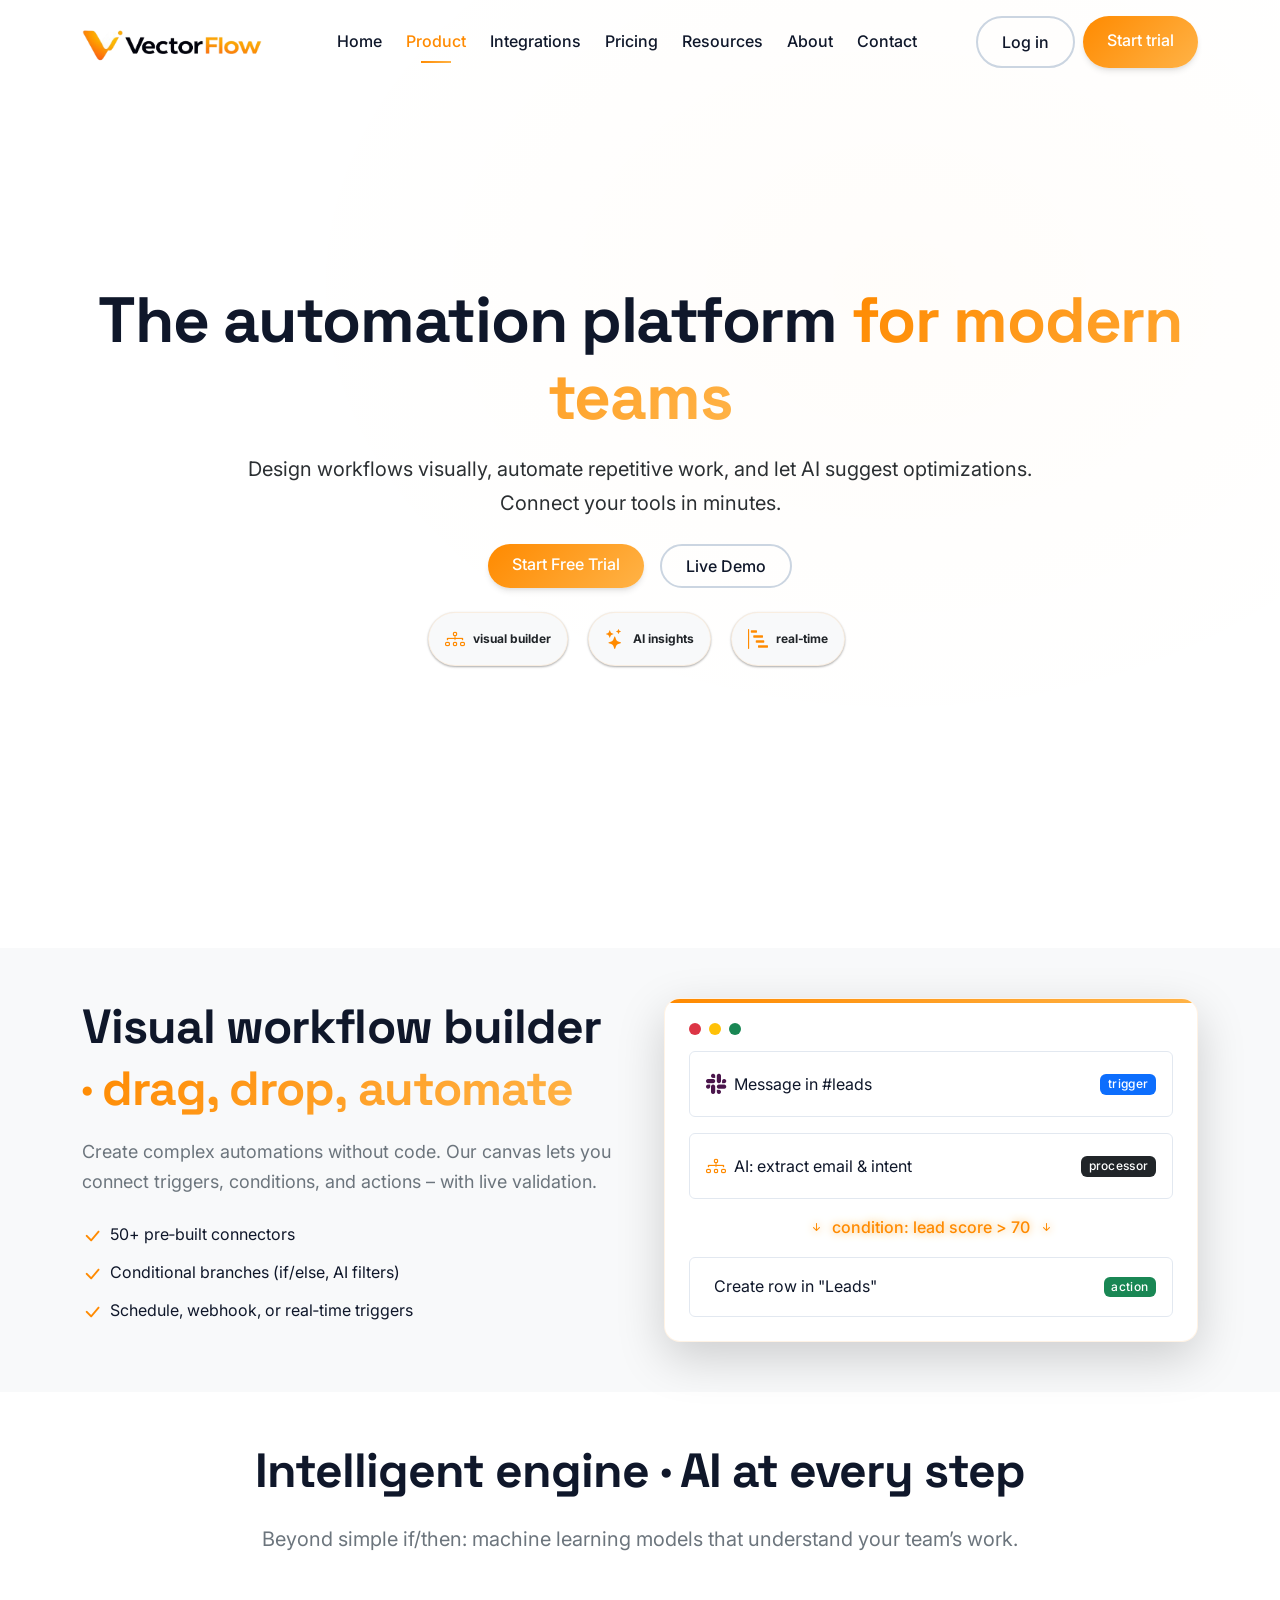
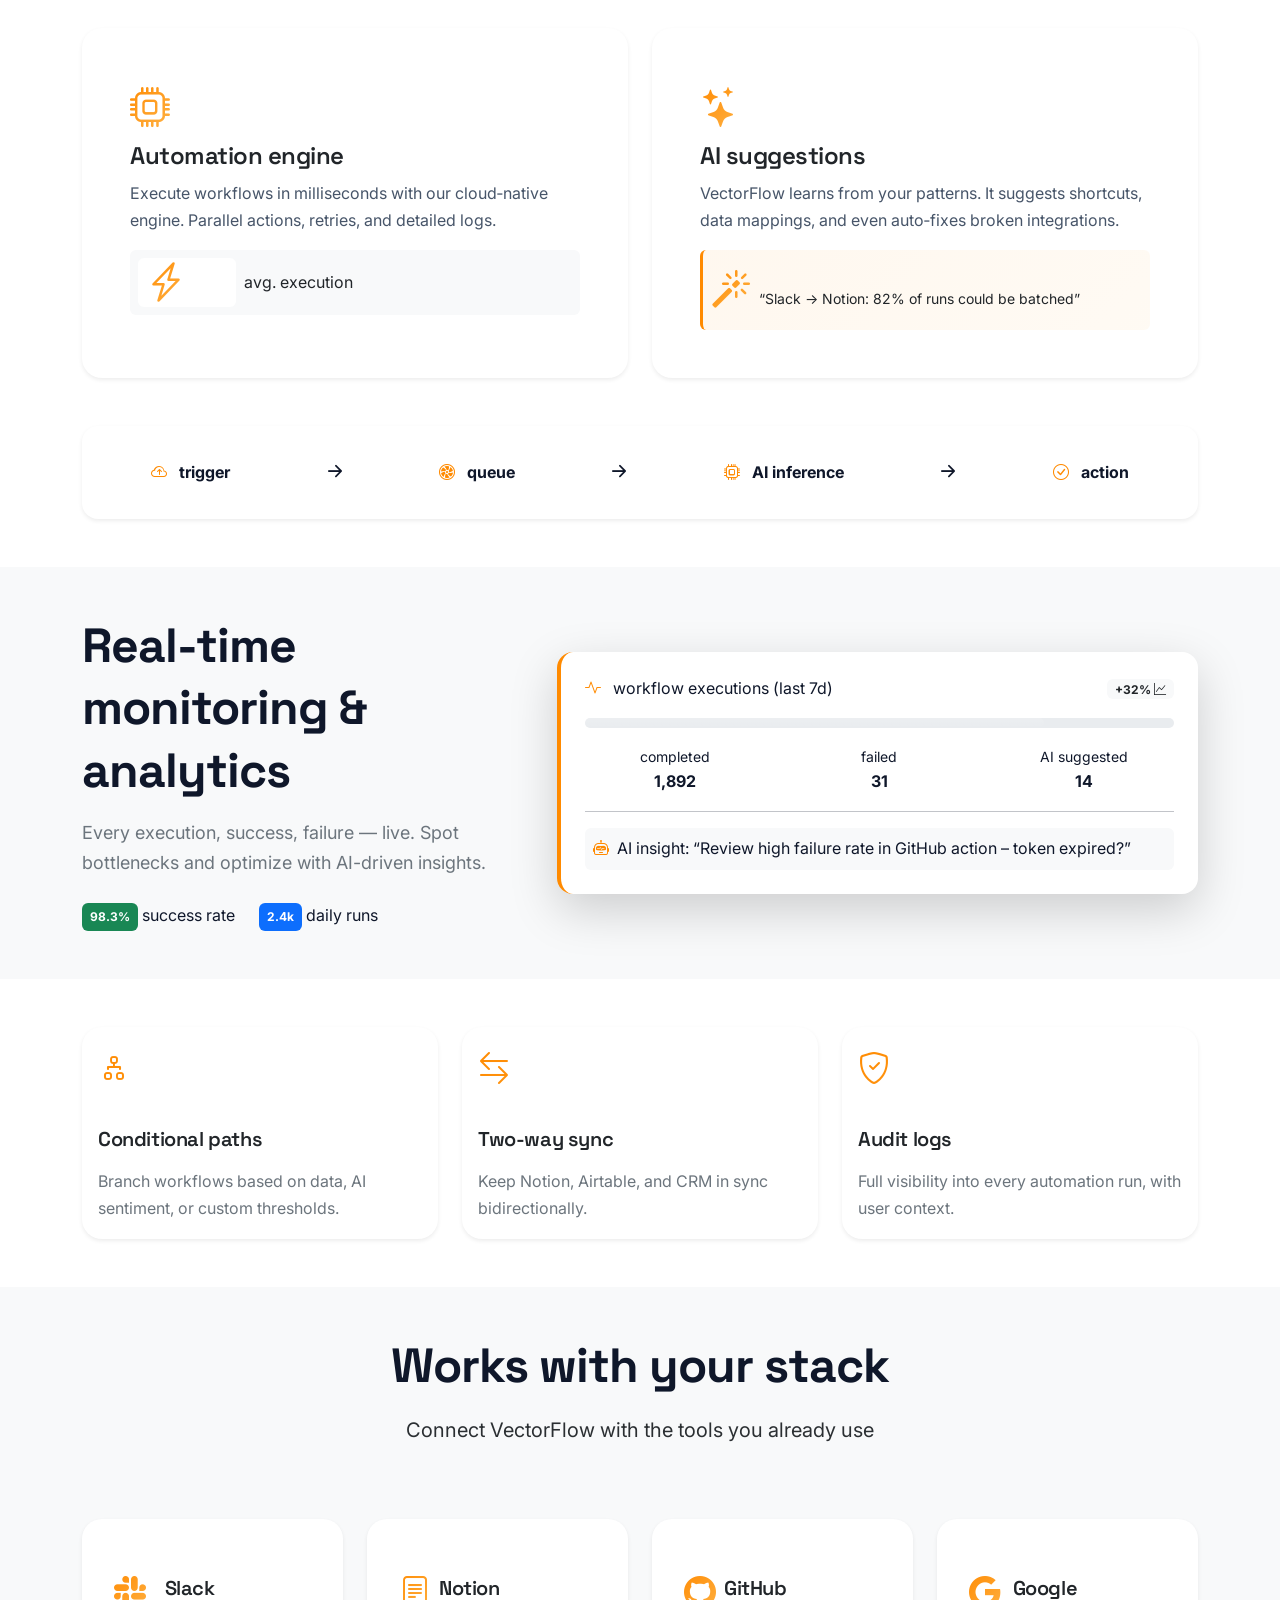
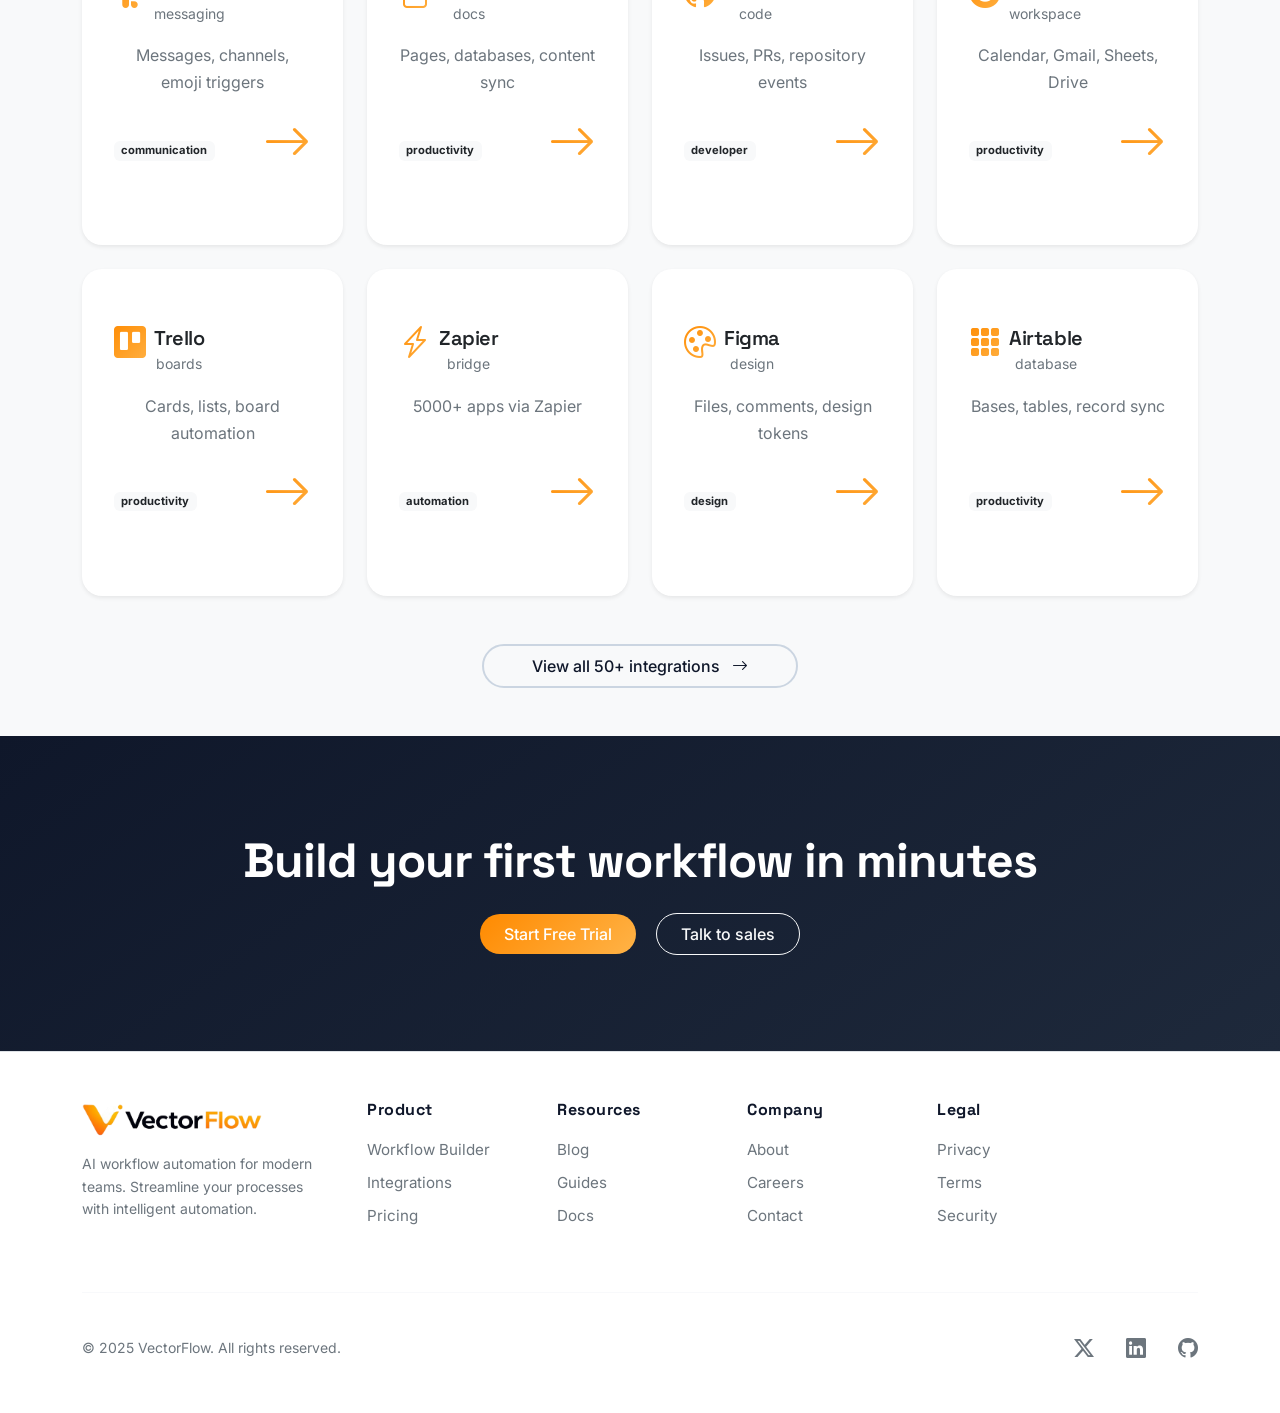
<file: product.html>
<!DOCTYPE html>
<html lang="en">
<head>
  <meta charset="UTF-8">
  <meta name="viewport" content="width=device-width, initial-scale=1.0">
  <!-- ===== PRODUCT.HTML ===== -->
<!-- Primary Meta Tags -->
<title>VectorFlow Product · Visual workflow builder with AI</title>
<meta name="title" content="VectorFlow Product · Visual workflow builder with AI">
<meta name="description" content="Explore VectorFlow's automation engine: drag‑and‑drop builder, AI suggestions, real‑time monitoring, and 50+ integrations. See how it works.">
<meta name="keywords" content="workflow builder, automation software, AI automation platform, no-code builder, product, workflow engine, automation dashboard">
<link rel="icon" type="image/png" sizes="32x32" href="site-icon.png">
<!-- Open Graph / Facebook -->
<meta property="og:type" content="website">
<!-- <meta property="og:url" content="https://www.vectorflow.ai/product"> -->
<meta property="og:title" content="VectorFlow Product · AI‑powered automation platform">
<meta property="og:description" content="Design workflows visually, automate repetitive tasks, and let AI suggest optimizations. Built for modern teams.">
<!-- <meta property="og:image" content="https://www.vectorflow.ai/assets/og-product.jpg"> -->
<meta property="og:image:width" content="1200">
<meta property="og:image:height" content="630">

<!-- Twitter -->
<meta property="twitter:card" content="summary_large_image">
<!-- <meta property="twitter:url" content="https://www.vectorflow.ai/product"> -->
<meta property="twitter:title" content="VectorFlow Product · Visual workflow builder">
<meta property="twitter:description" content="See how VectorFlow automates your work. Drag‑and‑drop builder, AI suggestions, real‑time monitoring.">
<!-- <meta property="twitter:image" content="https://www.vectorflow.ai/assets/twitter-product.jpg"> -->

<!-- Additional SEO -->
<meta name="robots" content="/, follow">
<!-- <link rel="canonical" href="https://www.vectorflow.ai/product"> -->
  <!-- Bootstrap 5 + Icons -->
  <link href="https://cdn.jsdelivr.net/npm/bootstrap@5.3.0-alpha1/dist/css/bootstrap.min.css" rel="stylesheet">
  <link rel="stylesheet" href="https://cdn.jsdelivr.net/npm/bootstrap-icons@1.11.1/font/bootstrap-icons.css">
  <!-- Fonts: Inter (primary) + Space Grotesk (display) -->
  <link href="https://fonts.googleapis.com/css2?family=Inter:opsz,wght@14..32,300..700&family=Space+Grotesk:wght@400;500;600&display=swap" rel="stylesheet">
  <!-- AOS (animate on scroll) -->
  <link href="https://unpkg.com/aos@2.3.1/dist/aos.css" rel="stylesheet">
  <!-- main stylesheet (contains all variables, components, animations) -->
  <link rel="stylesheet" href="style.css">
  <!-- inline micro adjustments for product page (keep consistency) -->
  <style>
    /* product page specific tweaks — hero background, extra glow */
    .product-hero {
      background: radial-gradient(ellipse at 70% 30%, rgba(255,138,0,0.02) 0%, transparent 50%);
    }
    .dashboard-xl {
      border-radius: 28px;
      box-shadow: 0 25px 50px -12px rgba(0,0,0,0.25), 0 0 0 1px rgba(255,138,0,0.1);
      transition: transform 0.3s ease, box-shadow 0.3s ease;
    }
    .dashboard-xl:hover {
      transform: scale(1.01);
      box-shadow: 0 30px 60px -12px rgba(255,138,0,0.25);
    }
    .ai-chip {
      background: linear-gradient(135deg, #FF8A0010, #FFB34710);
      border-left: 3px solid #FF8A00;
    }
    .insight-card {
      transition: all 0.2s;
    }
    .insight-card:hover {
      background-color: #fcf8f3;
    }
  </style>
</head>
<body>
   <!-- Sticky navbar with transparent / solid effect (js handles scroll) -->
  <nav class="navbar navbar-expand-lg fixed-top" id="mainNav">
    <div class="container">
      <a class="navbar-brand" href="index">
        <img src="logo.png" alt="VectorFlow" height="32" class="d-inline-block align-text-top" onerror="this.src='https://placehold.co/140x32/0f172a/white?text=VectorFlow'; this.onerror=null;">
      </a>
      <button class="navbar-toggler" type="button" data-bs-toggle="collapse" data-bs-target="#navbarContent" aria-controls="navbarContent" aria-expanded="false" aria-label="Toggle navigation">
        <span class="navbar-toggler-icon"></span>
      </button>
      <div class="collapse navbar-collapse" id="navbarContent">
        <ul class="navbar-nav mx-auto mb-2 mb-lg-0 fw-medium">
          <li class="nav-item"><a class="nav-link " href="index">Home</a></li>
          <li class="nav-item"><a class="nav-link active" href="product">Product</a></li>
          <li class="nav-item"><a class="nav-link" href="integrations">Integrations</a></li>
          <li class="nav-item"><a class="nav-link" href="pricing">Pricing</a></li>
          <li class="nav-item"><a class="nav-link" href="resources">Resources</a></li>
          <li class="nav-item"><a class="nav-link" href="about">About</a></li>
          <li class="nav-item"><a class="nav-link" href="contact">Contact</a></li>
        </ul>
        <div class="d-flex gap-2">
          <a href="#" class="btn btn-outline-secondary rounded-pill px-4">Log in</a>
          <a href="#" class="btn btn-primary rounded-pill px-4" style="background: linear-gradient(135deg, #FF8A00, #FFB347); border: none;">Start trial</a>
        </div>
      </div>
    </div>
  </nav>

  <main>
 <!-- PRODUCT HERO: large mockup & headline -->
<section class="product-hero pt-5">
  <div class="container">
    <div class="row align-items-center min-vh-100 py-5">
      <!-- Full width text column (100%) -->
      <div class="col-12 mb-5" data-aos="fade-up" data-aos-duration="800">
        <div class="text-center">
          <h1 class="display-3 fw-bold mb-3" style="line-height: 1.2;">The automation platform <span style="background: linear-gradient(135deg,#FF8A00,#FFB347); -webkit-background-clip:text; -webkit-text-fill-color:transparent;">for modern teams</span></h1>
          <p class="lead text-secondary-emphasis mb-4 mx-auto" style="max-width: 800px;">Design workflows visually, automate repetitive work, and let AI suggest optimizations. Connect your tools in minutes.</p>
          <div class="d-flex flex-wrap gap-3 justify-content-center mb-4">
            <a href="#" class="btn btn-lg btn-primary rounded-pill px-4 py-2" style="background: linear-gradient(135deg, #FF8A00, #FFB347); border: none;">Start Free Trial</a>
            <a href="#" class="btn btn-lg btn-outline-secondary rounded-pill px-4 py-2">Live Demo</a>
          </div>
          <!-- floating product badges -->
          <div class="integration-badge-group justify-content-center mt-3">
            <span class="badge bg-light text-dark p-3 me-2 floating-icon"><i class="bi bi-diagram-3"></i> visual builder</span>
            <span class="badge bg-light text-dark p-3 me-2 floating-icon"><i class="bi bi-stars"></i> AI insights</span>
            <span class="badge bg-light text-dark p-3 me-2 floating-icon"><i class="bi bi-bar-chart-steps"></i> real‑time</span>
          </div>
        </div>
      </div>
      
   
    </div>
  </div>
</section>

   <!-- Workflow Builder deep-dive -->
<section class="py-5 bg-light" id="workflow-builder">
  <div class="container">
    <div class="row align-items-center g-4 g-lg-5">
      <div class="col-lg-6" data-aos="fade-right">
        <h2 class="fw-bold mb-3">Visual workflow builder <span class="text-gradient d-block d-sm-inline">· drag, drop, automate</span></h2>
        <p class="text-secondary">Create complex automations without code. Our canvas lets you connect triggers, conditions, and actions – with live validation.</p>
        <ul class="list-unstyled">
          <li class="mb-2 d-flex align-items-start">
            <i class="bi bi-check-lg me-2 flex-shrink-0" style="color:#FF8A00; font-size: 1.25rem;"></i> 
            <span>50+ pre‑built connectors</span>
          </li>
          <li class="mb-2 d-flex align-items-start">
            <i class="bi bi-check-lg me-2 flex-shrink-0" style="color:#FF8A00; font-size: 1.25rem;"></i> 
            <span>Conditional branches (if/else, AI filters)</span>
          </li>
          <li class="mb-2 d-flex align-items-start">
            <i class="bi bi-check-lg me-2 flex-shrink-0" style="color:#FF8A00; font-size: 1.25rem;"></i> 
            <span>Schedule, webhook, or real‑time triggers</span>
          </li>
        </ul>
      </div>
      <div class="col-lg-6" data-aos="fade-left">
        <!-- zoomed builder card -->
        <div class="dashboard-mockup shadow-lg p-3 p-md-4 bg-white rounded-4">
          <div class="d-flex gap-2 mb-3">
            <span class="bg-danger rounded-circle" style="width:12px;height:12px;"></span>
            <span class="bg-warning rounded-circle" style="width:12px;height:12px;"></span>
            <span class="bg-success rounded-circle" style="width:12px;height:12px;"></span>
          </div>
          
          <!-- First node - responsive flex-wrap for mobile -->
          <div class="workflow-node d-flex flex-wrap align-items-center p-2 p-md-3 border rounded mb-3">
            <div class="d-flex align-items-center flex-grow-1">
              <i class="bi bi-slack me-2" style="color:#4A154B; font-size: 1.25rem;"></i> 
              <span class="me-2">Message in #leads</span>
            </div>
            <span class="badge bg-primary mt-2 mt-sm-0 ms-sm-auto">trigger</span>
          </div>
          
          <!-- Second node -->
          <div class="workflow-node d-flex flex-wrap align-items-center p-2 p-md-3 border rounded mb-3">
            <div class="d-flex align-items-center flex-grow-1">
              <i class="bi bi-diagram-3 me-2" style="color:#FF8A00; font-size: 1.25rem;"></i> 
              <span class="me-2">AI: extract email & intent</span>
            </div>
            <span class="badge bg-dark mt-2 mt-sm-0 ms-sm-auto">processor</span>
          </div>
          
          <!-- Condition line - better mobile display -->
          <div class="d-flex flex-wrap align-items-center justify-content-center my-2 my-md-3 glowing-line text-center">
            <i class="bi bi-arrow-down-short d-block d-sm-inline"></i> 
            <span class="mx-1 mx-md-2">condition: lead score > 70</span> 
            <i class="bi bi-arrow-down-short d-block d-sm-inline"></i>
          </div>
          
          <!-- Third node -->
          <div class="workflow-node d-flex flex-wrap align-items-center p-2 p-md-3 border rounded">
            <div class="d-flex align-items-center flex-grow-1">
              <i class="bi bi-notion me-2" style="font-size: 1.25rem;"></i> 
              <span class="me-2">Create row in "Leads"</span>
            </div>
            <span class="badge bg-success mt-2 mt-sm-0 ms-sm-auto">action</span>
          </div>
        </div>
      </div>
    </div>
  </div>
</section>

    <!-- Automation Engine + AI suggestions together -->
    <section class="py-5">
      <div class="container">
        <div class="row mb-5">
          <div class="col-12 text-center" data-aos="fade-up">
            <h2 class="fw-bold">Intelligent engine · AI at every step</h2>
            <p class="lead text-secondary">Beyond simple if/then: machine learning models that understand your team’s work.</p>
          </div>
        </div>
        <div class="row g-4">
          <div class="col-md-6" data-aos="zoom-in" data-aos-delay="100">
            <div class="card h-100 border-0 shadow-sm hover-lift p-3">
              <div class="card-body">
                <i class="bi bi-cpu fs-1 mb-3" style="color:#FF8A00;"></i>
                <h4>Automation engine</h4>
                <p>Execute workflows in milliseconds with our cloud‑native engine. Parallel actions, retries, and detailed logs.</p>
                <div class="bg-light p-2 rounded d-flex align-items-center mt-3">
                  <span class="badge bg-white me-2"><i class="bi bi-lightning-charge"></i> 120ms</span> avg. execution
                </div>
              </div>
            </div>
          </div>
          <div class="col-md-6" data-aos="zoom-in" data-aos-delay="200">
            <div class="card h-100 border-0 shadow-sm hover-lift p-3">
              <div class="card-body">
                <i class="bi bi-stars fs-1 mb-3" style="color:#FF8A00;"></i>
                <h4>AI suggestions</h4>
                <p>VectorFlow learns from your patterns. It suggests shortcuts, data mappings, and even auto‑fixes broken integrations.</p>
                <!-- insight pill -->
                <div class="ai-chip p-2 rounded small mt-3">
                  <i class="bi bi-magic me-1"></i> “Slack → Notion: 82% of runs could be batched”
                </div>
              </div>
            </div>
          </div>
        </div>
        <!-- extra visual: engine flow -->
        <div class="row mt-5">
          <div class="col-12">
            <div class="p-4 bg-white shadow-sm rounded-4 d-flex flex-wrap align-items-center justify-content-around" data-aos="fade-up">
              <span class="fw-bold"><i class="bi bi-cloud-arrow-up me-2" style="color:#FF8A00;"></i> trigger</span>
              <i class="bi bi-arrow-right-short fs-3"></i>
              <span class="fw-bold"><i class="bi bi-fan me-2" style="color:#FF8A00;"></i> queue</span>
              <i class="bi bi-arrow-right-short fs-3"></i>
              <span class="fw-bold"><i class="bi bi-cpu me-2" style="color:#FF8A00;"></i> AI inference</span>
              <i class="bi bi-arrow-right-short fs-3"></i>
              <span class="fw-bold"><i class="bi bi-check-circle me-2" style="color:#FF8A00;"></i> action</span>
            </div>
          </div>
        </div>
      </div>
    </section>

    <!-- Monitoring Dashboard Section -->
    <section class="py-5 bg-light">
      <div class="container">
        <div class="row align-items-center">
          <div class="col-lg-5 mb-4 mb-lg-0" data-aos="fade-right">
            <h2 class="fw-bold mb-3">Real‑time monitoring & analytics</h2>
            <p class="text-secondary">Every execution, success, failure — live. Spot bottlenecks and optimize with AI-driven insights.</p>
            <div class="d-flex mt-4">
              <div class="me-4"><span class="badge bg-success p-2">98.3%</span> success rate</div>
              <div><span class="badge bg-primary p-2">2.4k</span> daily runs</div>
            </div>
          </div>
          <div class="col-lg-7" data-aos="fade-left">
            <div class="dashboard-preview bg-white p-4 shadow-lg rounded-4">
              <div class="d-flex justify-content-between align-items-center">
                <span><i class="bi bi-activity me-2" style="color:#FF8A00;"></i> workflow executions (last 7d)</span>
                <span class="badge bg-light text-dark">+32% <i class="bi bi-graph-up"></i></span>
              </div>
              <div class="progress my-3" style="height: 10px;">
                <div class="progress-bar bg-gradient" style="width: 78%;"></div>
              </div>
              <div class="row text-center">
                <div class="col-4"><small>completed</small><br><strong>1,892</strong></div>
                <div class="col-4"><small>failed</small><br><strong>31</strong></div>
                <div class="col-4"><small>AI suggested</small><br><strong>14</strong></div>
              </div>
              <hr class="my-3">
              <div class="bg-light p-2 rounded d-flex"><i class="bi bi-robot me-2" style="color:#FF8A00;"></i> AI insight: “Review high failure rate in GitHub action – token expired?”</div>
            </div>
          </div>
        </div>
      </div>
    </section>

    <!-- Feature deep grid: three pillars -->
    <section class="py-5">
      <div class="container">
        <div class="row g-4">
          <div class="col-md-4" data-aos="flip-up" data-aos-delay="0">
            <div class="card h-100 border-0 shadow-sm insight-card p-3">
              <i class="bi bi-diagram-2 fs-2" style="color:#FF8A00;"></i>
              <h5 class="mt-2">Conditional paths</h5>
              <p class="small text-secondary">Branch workflows based on data, AI sentiment, or custom thresholds.</p>
            </div>
          </div>
          <div class="col-md-4" data-aos="flip-up" data-aos-delay="100">
            <div class="card h-100 border-0 shadow-sm insight-card p-3">
              <i class="bi bi-arrow-left-right fs-2" style="color:#FF8A00;"></i>
              <h5 class="mt-2">Two‑way sync</h5>
              <p class="small text-secondary">Keep Notion, Airtable, and CRM in sync bidirectionally.</p>
            </div>
          </div>
          <div class="col-md-4" data-aos="flip-up" data-aos-delay="200">
            <div class="card h-100 border-0 shadow-sm insight-card p-3">
              <i class="bi bi-shield-check fs-2" style="color:#FF8A00;"></i>
              <h5 class="mt-2">Audit logs</h5>
              <p class="small text-secondary">Full visibility into every automation run, with user context.</p>
            </div>
          </div>
        </div>
      </div>
    </section>

  <!-- Integrations snapshot - matching integrations page style -->
<section class="py-5 bg-light">
  <div class="container">
    <div class="row">
      <div class="col-12 text-center mb-5" data-aos="fade-up">
        <h2 class="fw-bold mb-3">Works with your stack</h2>
        <p class="lead text-secondary-emphasis">Connect VectorFlow with the tools you already use</p>
      </div>
    </div>
    
    <div class="row g-4">
      <!-- Slack -->
      <div class="col-md-3 col-sm-6" data-aos="fade-up" data-aos-delay="50">
        <div class="card integration-card h-100 border-0 shadow-sm">
          <div class="card-body d-flex flex-column p-3">
            <div class="d-flex align-items-center mb-2">
              <i class="bi bi-slack fs-2 me-2" style="color:#4A154B;"></i>
              <div><h6 class="mb-0">Slack</h6><small class="text-secondary">messaging</small></div>
            </div>
            <p class="text-secondary small mb-2">Messages, channels, emoji triggers</p>
            <div class="mt-auto d-flex justify-content-between align-items-center">
              <span class="badge bg-light text-dark" style="font-size: 0.7rem;">communication</span>
              <i class="bi bi-arrow-right" style="color:#FF8A00;"></i>
            </div>
          </div>
        </div>
      </div>
      
      <!-- Notion -->
      <div class="col-md-3 col-sm-6" data-aos="fade-up" data-aos-delay="100">
        <div class="card integration-card h-100 border-0 shadow-sm">
          <div class="card-body d-flex flex-column p-3">
            <div class="d-flex align-items-center mb-2">
              <i class="bi bi-file-text fs-2 me-2"></i>
              <div><h6 class="mb-0">Notion</h6><small class="text-secondary">docs</small></div>
            </div>
            <p class="text-secondary small mb-2">Pages, databases, content sync</p>
            <div class="mt-auto d-flex justify-content-between align-items-center">
              <span class="badge bg-light text-dark" style="font-size: 0.7rem;">productivity</span>
              <i class="bi bi-arrow-right" style="color:#FF8A00;"></i>
            </div>
          </div>
        </div>
      </div>
      
      <!-- GitHub -->
      <div class="col-md-3 col-sm-6" data-aos="fade-up" data-aos-delay="150">
        <div class="card integration-card h-100 border-0 shadow-sm">
          <div class="card-body d-flex flex-column p-3">
            <div class="d-flex align-items-center mb-2">
              <i class="bi bi-github fs-2 me-2"></i>
              <div><h6 class="mb-0">GitHub</h6><small class="text-secondary">code</small></div>
            </div>
            <p class="text-secondary small mb-2">Issues, PRs, repository events</p>
            <div class="mt-auto d-flex justify-content-between align-items-center">
              <span class="badge bg-light text-dark" style="font-size: 0.7rem;">developer</span>
              <i class="bi bi-arrow-right" style="color:#FF8A00;"></i>
            </div>
          </div>
        </div>
      </div>
      
      <!-- Google Workspace -->
      <div class="col-md-3 col-sm-6" data-aos="fade-up" data-aos-delay="200">
        <div class="card integration-card h-100 border-0 shadow-sm">
          <div class="card-body d-flex flex-column p-3">
            <div class="d-flex align-items-center mb-2">
              <i class="bi bi-google fs-2 me-2" style="color:#4285F4;"></i>
              <div><h6 class="mb-0">Google</h6><small class="text-secondary">workspace</small></div>
            </div>
            <p class="text-secondary small mb-2">Calendar, Gmail, Sheets, Drive</p>
            <div class="mt-auto d-flex justify-content-between align-items-center">
              <span class="badge bg-light text-dark" style="font-size: 0.7rem;">productivity</span>
              <i class="bi bi-arrow-right" style="color:#FF8A00;"></i>
            </div>
          </div>
        </div>
      </div>
      
      <!-- Trello -->
      <div class="col-md-3 col-sm-6" data-aos="fade-up" data-aos-delay="250">
        <div class="card integration-card h-100 border-0 shadow-sm">
          <div class="card-body d-flex flex-column p-3">
            <div class="d-flex align-items-center mb-2">
              <i class="bi bi-trello fs-2 me-2" style="color:#0079BF;"></i>
              <div><h6 class="mb-0">Trello</h6><small class="text-secondary">boards</small></div>
            </div>
            <p class="text-secondary small mb-2">Cards, lists, board automation</p>
            <div class="mt-auto d-flex justify-content-between align-items-center">
              <span class="badge bg-light text-dark" style="font-size: 0.7rem;">productivity</span>
              <i class="bi bi-arrow-right" style="color:#FF8A00;"></i>
            </div>
          </div>
        </div>
      </div>
      
      <!-- Zapier -->
      <div class="col-md-3 col-sm-6" data-aos="fade-up" data-aos-delay="300">
        <div class="card integration-card h-100 border-0 shadow-sm">
          <div class="card-body d-flex flex-column p-3">
            <div class="d-flex align-items-center mb-2">
              <i class="bi bi-lightning-charge fs-2 me-2" style="color:#FF4A00;"></i>
              <div><h6 class="mb-0">Zapier</h6><small class="text-secondary">bridge</small></div>
            </div>
            <p class="text-secondary small mb-2">5000+ apps via Zapier</p>
            <div class="mt-auto d-flex justify-content-between align-items-center">
              <span class="badge bg-light text-dark" style="font-size: 0.7rem;">automation</span>
              <i class="bi bi-arrow-right" style="color:#FF8A00;"></i>
            </div>
          </div>
        </div>
      </div>
      
      <!-- Figma -->
      <div class="col-md-3 col-sm-6" data-aos="fade-up" data-aos-delay="350">
        <div class="card integration-card h-100 border-0 shadow-sm">
          <div class="card-body d-flex flex-column p-3">
            <div class="d-flex align-items-center mb-2">
              <i class="bi bi-palette fs-2 me-2" style="color:#A259FF;"></i>
              <div><h6 class="mb-0">Figma</h6><small class="text-secondary">design</small></div>
            </div>
            <p class="text-secondary small mb-2">Files, comments, design tokens</p>
            <div class="mt-auto d-flex justify-content-between align-items-center">
              <span class="badge bg-light text-dark" style="font-size: 0.7rem;">design</span>
              <i class="bi bi-arrow-right" style="color:#FF8A00;"></i>
            </div>
          </div>
        </div>
      </div>
      
      <!-- Airtable -->
      <div class="col-md-3 col-sm-6" data-aos="fade-up" data-aos-delay="400">
        <div class="card integration-card h-100 border-0 shadow-sm">
          <div class="card-body d-flex flex-column p-3">
            <div class="d-flex align-items-center mb-2">
              <i class="bi bi-grid-3x3-gap-fill fs-2 me-2" style="color:#18BFFF;"></i>
              <div><h6 class="mb-0">Airtable</h6><small class="text-secondary">database</small></div>
            </div>
            <p class="text-secondary small mb-2">Bases, tables, record sync</p>
            <div class="mt-auto d-flex justify-content-between align-items-center">
              <span class="badge bg-light text-dark" style="font-size: 0.7rem;">productivity</span>
              <i class="bi bi-arrow-right" style="color:#FF8A00;"></i>
            </div>
          </div>
        </div>
      </div>
    </div>
    
    <!-- View all link -->
    <div class="text-center mt-5" data-aos="fade-up">
      <a href="integrations" class="btn btn-outline-secondary rounded-pill px-5 py-2">View all 50+ integrations <i class="bi bi-arrow-right ms-2"></i></a>
    </div>
  </div>
</section>

    <!-- CTA section (same gradient) -->
    <section class="py-5 position-relative overflow-hidden" style="background: linear-gradient(145deg, #0f172a 0%, #1e293b 100%);">
      <div class="container text-center py-5">
        <h2 class="display-5 fw-bold text-white mb-4" data-aos="fade-up">Build your first workflow in minutes</h2>
        <a href="#" class="btn btn-lg rounded-pill px-4 py-2" style="background: linear-gradient(135deg,#FF8A00,#FFB347); color:white; border:none;">Start Free Trial</a>
        <a href="#" class="btn btn-lg btn-outline-light rounded-pill px-4 py-2 ms-3">Talk to sales</a>
      </div>
    </section>
  </main>

  <!-- Footer -->
  <footer class="bg-white pt-5 border-top">
    <div class="container">
        <div class="row g-4">
            <!-- Company info - full width on mobile -->
            <div class="col-12 col-lg-3 mb-4 mb-lg-0">
                <img src="logo.png" alt="VectorFlow" height="28" onerror="this.src='https://placehold.co/120x28/0f172a/white?text=VectorFlow'">
                <p class="small text-secondary mt-3 pe-lg-4">AI workflow automation for modern teams. Streamline your processes with intelligent automation.</p>
            </div>
            
            <!-- Link columns - stack on mobile, 2 columns on tablet -->
            <div class="col-6 col-md-3 col-lg-2 mb-4">
                <h6 class="fw-bold mb-3">Product</h6>
                <ul class="list-unstyled">
                    <li class="mb-2"><a href="#" class="text-decoration-none text-secondary">Workflow Builder</a></li>
                    <li class="mb-2"><a href="#" class="text-decoration-none text-secondary">Integrations</a></li>
                    <li class="mb-2"><a href="#" class="text-decoration-none text-secondary">Pricing</a></li>
                </ul>
            </div>
            
            <div class="col-6 col-md-3 col-lg-2 mb-4">
                <h6 class="fw-bold mb-3">Resources</h6>
                <ul class="list-unstyled">
                    <li class="mb-2"><a href="#" class="text-decoration-none text-secondary">Blog</a></li>
                    <li class="mb-2"><a href="#" class="text-decoration-none text-secondary">Guides</a></li>
                    <li class="mb-2"><a href="#" class="text-decoration-none text-secondary">Docs</a></li>
                </ul>
            </div>
            
            <div class="col-6 col-md-3 col-lg-2 mb-4">
                <h6 class="fw-bold mb-3">Company</h6>
                <ul class="list-unstyled">
                    <li class="mb-2"><a href="#" class="text-decoration-none text-secondary">About</a></li>
                    <li class="mb-2"><a href="#" class="text-decoration-none text-secondary">Careers</a></li>
                    <li class="mb-2"><a href="#" class="text-decoration-none text-secondary">Contact</a></li>
                </ul>
            </div>
            
            <div class="col-6 col-md-3 col-lg-2 mb-4">
                <h6 class="fw-bold mb-3">Legal</h6>
                <ul class="list-unstyled">
                    <li class="mb-2"><a href="#" class="text-decoration-none text-secondary">Privacy</a></li>
                    <li class="mb-2"><a href="#" class="text-decoration-none text-secondary">Terms</a></li>
                    <li class="mb-2"><a href="#" class="text-decoration-none text-secondary">Security</a></li>
                </ul>
            </div>
        </div>
        
        <hr class="my-4">
        
        <!-- Bottom bar - stacks on mobile -->
        <div class="d-flex flex-column flex-md-row justify-content-between align-items-center py-3">
            <span class="small text-secondary order-2 order-md-1 mt-3 mt-md-0">© 2025 VectorFlow. All rights reserved.</span>
            <div class="social-icons order-1 order-md-2">
                <a href="#" class="text-secondary me-3"><i class="bi bi-twitter-x fs-5"></i></a>
                <a href="#" class="text-secondary me-3"><i class="bi bi-linkedin fs-5"></i></a>
                <a href="#" class="text-secondary"><i class="bi bi-github fs-5"></i></a>
            </div>
        </div>
    </div>
</footer>

  <!-- Scripts -->
  <script src="https://cdn.jsdelivr.net/npm/bootstrap@5.3.0-alpha1/dist/js/bootstrap.bundle.min.js"></script>
  <script src="https://unpkg.com/aos@2.3.1/dist/aos.js"></script>
  <script>
    AOS.init({ once: true, duration: 700 });
    // sticky nav background
    window.addEventListener('scroll', function() {
      const nav = document.getElementById('mainNav');
      if (window.scrollY > 50) {
        nav.classList.add('navbar-solid', 'shadow-sm');
        nav.classList.remove('navbar-transparent');
      } else {
        nav.classList.remove('navbar-solid', 'shadow-sm');
        nav.classList.add('navbar-transparent');
      }
    });
  </script>
  <!-- style.css content is already included from external file, but we have inline as backup. 
       In real scenario style.css is linked above. For completeness, style.css variables are applied. -->
</body>
</html>
</file>
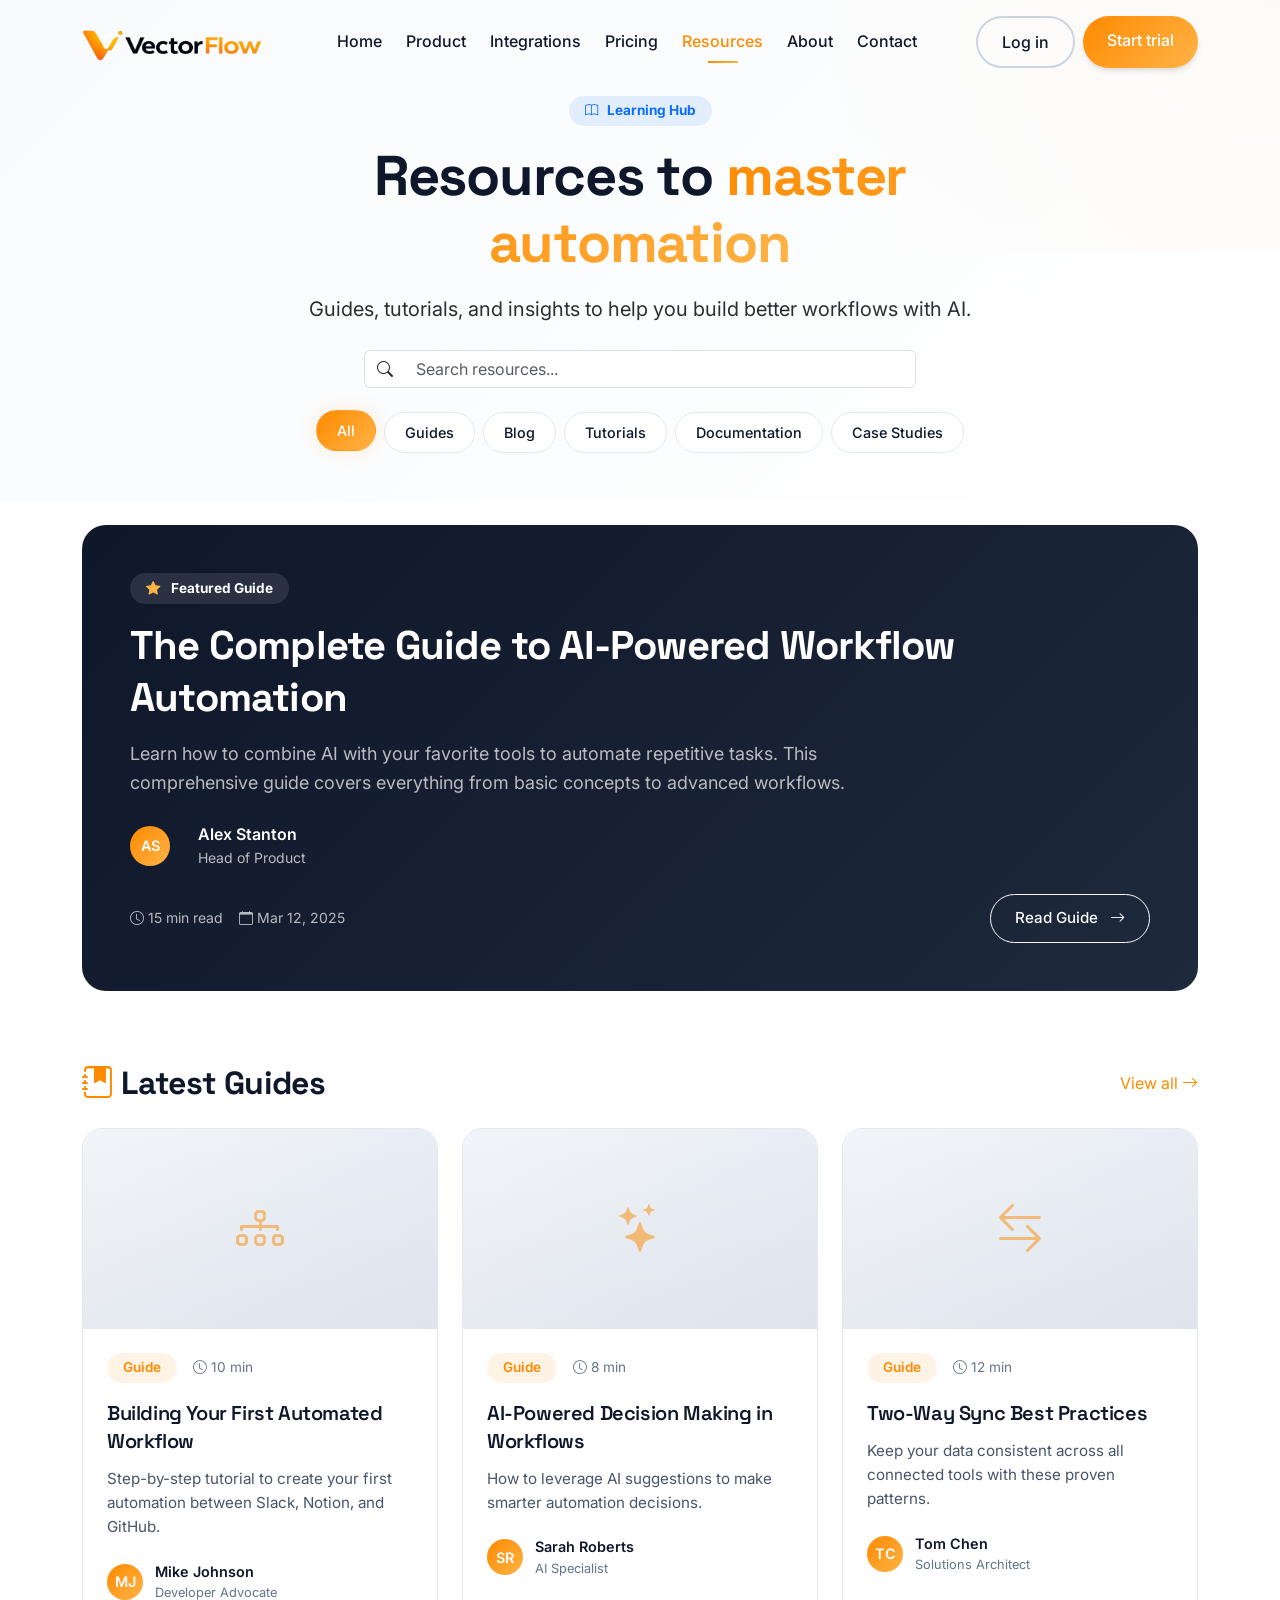
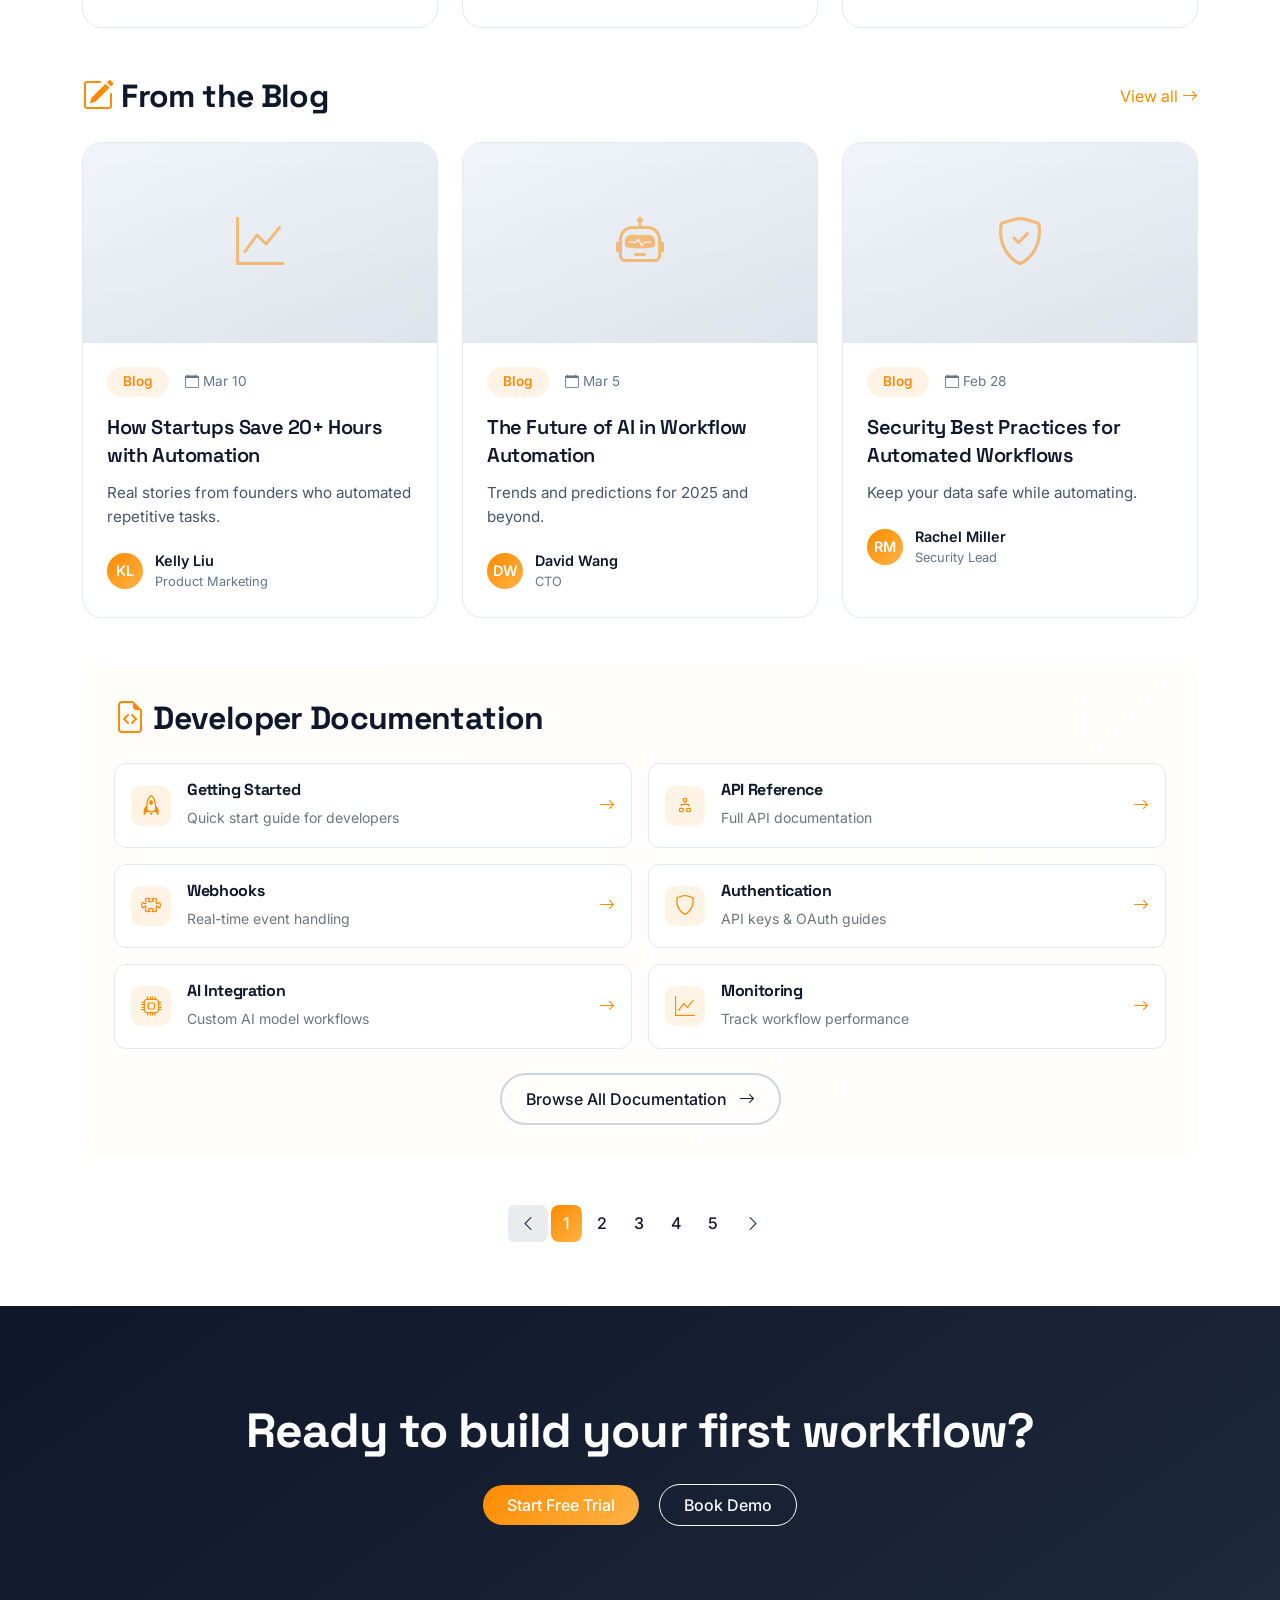
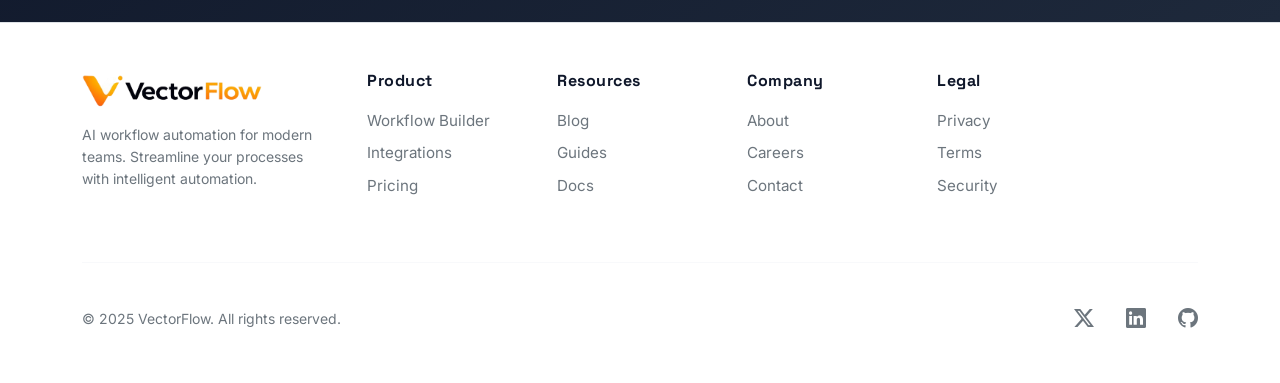
<file: resources.html>
<!DOCTYPE html>
<html lang="en">
<head>
  <meta charset="UTF-8">
  <meta name="viewport" content="width=device-width, initial-scale=1.0">
  <!-- ===== RESOURCES.HTML ===== -->
  <!-- Primary Meta Tags -->
  <title>VectorFlow Resources · Automation Guides, Blog & Documentation</title>
  <meta name="title" content="VectorFlow Resources · Automation Guides, Blog & Documentation">
  <meta name="description" content="Explore VectorFlow's resources: automation guides, blog posts, tutorials, and developer documentation. Learn how to automate your workflows effectively.">
  <meta name="keywords" content="automation guides, workflow tutorials, AI automation blog, no-code resources, productivity tips, workflow automation guides">
  <link rel="icon" type="image/png" sizes="32x32" href="site-icon.png">
  <!-- Open Graph / Facebook -->
  <meta property="og:type" content="website">
  <meta property="og:title" content="VectorFlow Resources · Learn automation">
  <meta property="og:description" content="Guides, blog posts, and documentation to help you master workflow automation.">
  <meta property="og:image:width" content="1200">
  <meta property="og:image:height" content="630">

  <!-- Twitter -->
  <meta property="twitter:card" content="summary_large_image">
  <meta property="twitter:title" content="VectorFlow Resources">
  <meta property="twitter:description" content="Master automation with our guides and tutorials.">

  <!-- Additional SEO -->
  <meta name="robots" content="index, follow">
  <meta name="author" content="VectorFlow">
  <meta name="language" content="English">
  
  <!-- Bootstrap 5 + Icons + primary theme -->
  <link href="https://cdn.jsdelivr.net/npm/bootstrap@5.3.0-alpha1/dist/css/bootstrap.min.css" rel="stylesheet">
  <link rel="stylesheet" href="https://cdn.jsdelivr.net/npm/bootstrap-icons@1.11.1/font/bootstrap-icons.css">
  <!-- Google Fonts: Inter (primary) + Space Grotesk (accents) -->
  <link href="https://fonts.googleapis.com/css2?family=Inter:opsz,wght@14..32,300..700&family=Space+Grotesk:wght@400;500;600&display=swap" rel="stylesheet">
  <!-- AOS (animate on scroll) -->
  <link href="https://unpkg.com/aos@2.3.1/dist/aos.css" rel="stylesheet">
  <!-- custom styles -->
  <link rel="stylesheet" href="style.css">
  <style>
    /* Resources page specific styles */
    .resource-hero {
      background: linear-gradient(135deg, #f8fafc 0%, #ffffff 100%);
      position: relative;
      overflow: hidden;
    }
    
    .resource-hero::before {
      content: '';
      position: absolute;
      top: -50%;
      right: -50%;
      width: 100%;
      height: 100%;
      background: radial-gradient(circle, rgba(255,138,0,0.03) 0%, transparent 70%);
      z-index: 0;
    }
    
    .category-pill {
      background: white;
      border: 1px solid var(--gray-200);
      color: var(--dark-text);
      padding: 0.5rem 1.25rem;
      border-radius: 50px;
      font-size: 0.9rem;
      font-weight: 500;
      transition: all 0.3s ease;
      cursor: pointer;
      display: inline-block;
    }
    
    .category-pill:hover,
    .category-pill.active {
      background: var(--gradient-primary);
      color: white;
      border-color: transparent;
      transform: translateY(-2px);
      box-shadow: var(--shadow-glow);
    }
    
    .resource-card {
      transition: all 0.3s cubic-bezier(0.4, 0, 0.2, 1);
      border-radius: 20px;
      overflow: hidden;
      height: 100%;
      background: white;
      border: 1px solid var(--gray-200);
    }
    
    .resource-card:hover {
      transform: translateY(-8px);
      box-shadow: var(--shadow-xl);
      border-color: transparent;
    }
    
    .resource-card-img {
      height: 200px;
      background: linear-gradient(145deg, #f1f5f9, #e2e8f0);
      position: relative;
      overflow: hidden;
    }
    
    .resource-card-img::after {
      content: '';
      position: absolute;
      top: 0;
      left: 0;
      right: 0;
      bottom: 0;
      background: linear-gradient(180deg, transparent 0%, rgba(0,0,0,0.02) 100%);
    }
    
    .resource-card-img i {
      font-size: 3rem;
      color: var(--gradient-start);
      opacity: 0.5;
      transition: all 0.3s ease;
    }
    
    .resource-card:hover .resource-card-img i {
      transform: scale(1.1);
      opacity: 0.8;
    }
    
    .resource-card-content {
      padding: 1.5rem;
    }
    
    .resource-meta {
      display: flex;
      align-items: center;
      gap: 1rem;
      margin-bottom: 1rem;
      font-size: 0.85rem;
    }
    
    .resource-category {
      background: rgba(255,138,0,0.1);
      color: var(--gradient-start);
      padding: 0.25rem 1rem;
      border-radius: 50px;
      font-weight: 600;
    }
    
    .resource-date {
      color: var(--gray-500);
      display: flex;
      align-items: center;
      gap: 0.25rem;
    }
    
    .resource-title {
      font-size: 1.25rem;
      font-weight: 600;
      margin-bottom: 0.75rem;
      line-height: 1.4;
    }
    
    .resource-title a {
      color: var(--dark-text);
      text-decoration: none;
      transition: color 0.3s ease;
    }
    
    .resource-title a:hover {
      color: var(--gradient-start);
    }
    
    .resource-excerpt {
      color: var(--gray-600);
      font-size: 0.95rem;
      margin-bottom: 1.25rem;
      line-height: 1.6;
    }
    
    .resource-author {
      display: flex;
      align-items: center;
      gap: 0.75rem;
      margin-top: auto;
    }
    
    .author-avatar {
      width: 36px;
      height: 36px;
      border-radius: 50%;
      background: linear-gradient(135deg, #FF8A00, #FFB347);
      display: flex;
      align-items: center;
      justify-content: center;
      color: white;
      font-weight: 600;
      font-size: 0.9rem;
    }
    
    .author-info {
      font-size: 0.9rem;
    }
    
    .author-name {
      font-weight: 600;
      color: var(--dark-text);
    }
    
    .author-role {
      color: var(--gray-500);
      font-size: 0.8rem;
    }
    
    .featured-resource {
      background: linear-gradient(135deg, #0f172a 0%, #1e293b 100%);
      border-radius: 24px;
      overflow: hidden;
      color: white;
    }
    
    .featured-resource .resource-title {
      color: white;
    }
    
    .featured-resource .resource-excerpt {
      color: var(--gray-300);
    }
    
    .featured-resource .author-name {
      color: white;
    }
    
    .featured-resource .author-role {
      color: var(--gray-400);
    }
    
    .featured-resource .author-avatar {
      background: var(--gradient-primary);
    }
    
    .newsletter-card {
      background: white;
      border-radius: 20px;
      padding: 2rem;
      text-align: center;
      border: 1px solid var(--gray-200);
      box-shadow: var(--shadow-md);
    }
    
    .newsletter-icon {
      width: 64px;
      height: 64px;
      background: rgba(255,138,0,0.1);
      border-radius: 50%;
      display: flex;
      align-items: center;
      justify-content: center;
      margin: 0 auto 1.5rem;
    }
    
    .newsletter-icon i {
      font-size: 2rem;
      color: var(--gradient-start);
    }
    
    .newsletter-form .form-control {
      border-radius: 50px;
      padding: 0.75rem 1.5rem;
      border: 2px solid var(--gray-200);
      transition: all 0.3s ease;
    }
    
    .newsletter-form .form-control:focus {
      border-color: var(--gradient-start);
      box-shadow: 0 0 0 3px rgba(255,138,0,0.1);
    }
    
    .doc-section {
      background: linear-gradient(135deg, rgba(255,138,0,0.02), rgba(255,179,71,0.02));
      border-radius: 20px;
      padding: 2rem;
    }
    
    .doc-link {
      display: flex;
      align-items: center;
      padding: 1rem;
      background: white;
      border-radius: 12px;
      text-decoration: none;
      color: var(--dark-text);
      transition: all 0.3s ease;
      border: 1px solid var(--gray-200);
    }
    
    .doc-link:hover {
      transform: translateX(5px);
      border-color: var(--gradient-start);
      box-shadow: var(--shadow-glow);
    }
    
    .doc-icon {
      width: 40px;
      height: 40px;
      background: rgba(255,138,0,0.1);
      border-radius: 10px;
      display: flex;
      align-items: center;
      justify-content: center;
      margin-right: 1rem;
    }
    
    .doc-icon i {
      color: var(--gradient-start);
      font-size: 1.25rem;
    }
    
    .pagination .page-link {
      border: none;
      color: var(--dark-text);
      font-weight: 500;
      margin: 0 0.25rem;
      border-radius: 8px;
    }
    
    .pagination .page-link:hover {
      background: rgba(255,138,0,0.1);
      color: var(--gradient-start);
    }
    
    .pagination .page-item.active .page-link {
      background: var(--gradient-primary);
      color: white;
    }
    
    /* Responsive adjustments */
    @media (max-width: 768px) {
      .resource-card-img {
        height: 160px;
      }
      
      .resource-card-content {
        padding: 1.25rem;
      }
      
      .resource-title {
        font-size: 1.1rem;
      }
      
      .resource-excerpt {
        font-size: 0.9rem;
      }
      
      .newsletter-card {
        padding: 1.5rem;
      }
      
      .doc-section {
        padding: 1.5rem;
      }
    }
    
    @media (max-width: 576px) {
      .resource-meta {
        flex-wrap: wrap;
        gap: 0.5rem;
      }
      
      .category-pill {
        padding: 0.4rem 1rem;
        font-size: 0.8rem;
      }
      
      .resource-card-img {
        height: 140px;
      }
      
      .newsletter-icon {
        width: 48px;
        height: 48px;
      }
      
      .newsletter-icon i {
        font-size: 1.5rem;
      }
    }
    
    /* Featured post responsive */
    @media (max-width: 991.98px) {
      .featured-resource .row {
        flex-direction: column-reverse;
      }
      
      .featured-resource .col-lg-6:first-child {
        padding: 2rem !important;
      }
    }

    /* Newsletter Card Responsive Improvements */
.newsletter-card {
  background: white;
  border-radius: 20px;
  padding: 2rem;
  text-align: center;
  border: 1px solid var(--gray-200);
  box-shadow: var(--shadow-md);
  transition: all 0.3s ease;
}

/* Extra small devices (phones, <576px) */
@media (max-width: 575.98px) {
  .newsletter-card {
    padding: 1.25rem !important;
    border-radius: 16px;
  }
  
  .newsletter-card h5 {
    font-size: 1.2rem;
  }
  
  .newsletter-card p.small {
    font-size: 0.8rem;
    margin-bottom: 1rem !important;
  }
  
  .newsletter-icon {
    width: 48px;
    height: 48px;
    margin-bottom: 1rem;
  }
  
  .newsletter-icon i {
    font-size: 1.5rem;
  }
  
  .newsletter-form .form-control {
    padding: 0.6rem 1rem;
    font-size: 0.9rem;
  }
  
  .newsletter-form .btn {
    padding: 0.6rem 1rem;
    font-size: 0.9rem;
  }
  
  .badge {
    font-size: 0.7rem !important;
    padding: 0.3rem 0.6rem !important;
  }
  
  hr {
    margin: 1rem 0 !important;
  }
}

/* Small devices (landscape phones, 576px - 767px) */
@media (min-width: 576px) and (max-width: 767.98px) {
  .newsletter-card {
    padding: 1.5rem !important;
  }
  
  .newsletter-card h5 {
    font-size: 1.3rem;
  }
  
  .newsletter-icon {
    width: 56px;
    height: 56px;
  }
  
  .newsletter-icon i {
    font-size: 1.75rem;
  }
}

/* Medium devices (tablets, 768px - 991px) */
@media (min-width: 768px) and (max-width: 991.98px) {
  .newsletter-card {
    padding: 1.75rem !important;
  }
  
  .badge {
    font-size: 0.8rem !important;
  }
}

/* Large devices (desktops, 992px and up) */
@media (min-width: 992px) and (max-width: 1199.98px) {
  .newsletter-card {
    padding: 1.75rem;
  }
  
  .badge {
    font-size: 0.8rem !important;
  }
}

/* Extra large devices (large desktops, 1200px and up) */
@media (min-width: 1200px) {
  .newsletter-card {
    padding: 2rem;
  }
  
  .badge {
    font-size: 0.85rem !important;
  }
}

/* Ensure proper spacing when card is in a column */
@media (max-width: 991.98px) {
  .col-lg-12[data-aos="fade-left"] {
    margin-top: 1.5rem;
  }
}

/* Fix for landscape orientation on phones */
@media (max-height: 500px) and (orientation: landscape) {
  .newsletter-card {
    padding: 1rem;
  }
  
  .newsletter-icon {
    display: none;
  }
  
  .newsletter-card .row {
    flex-direction: row !important;
  }
}

/* Touch-friendly improvements */
@media (hover: none) and (pointer: coarse) {
  .newsletter-form .btn:active {
    transform: scale(0.98);
  }
  
  .badge:active {
    opacity: 0.8;
  }
}

/* Smooth transitions for all screen sizes */
.newsletter-card,
.newsletter-icon,
.newsletter-form .form-control,
.newsletter-form .btn,
.badge {
  transition: all 0.3s ease;
}

/* Focus states for better accessibility */
.newsletter-form .form-control:focus {
  border-color: var(--gradient-start);
  box-shadow: 0 0 0 3px rgba(255,138,0,0.1);
  outline: none;
}

/* Ensure the card doesn't overflow on very small devices */
@media (max-width: 360px) {
  .newsletter-card {
    padding: 1rem !important;
  }
  
  .badge {
    font-size: 0.65rem !important;
    padding: 0.25rem 0.5rem !important;
  }
}
  </style>
</head>
<body>
  <!-- Sticky navbar -->
  <nav class="navbar navbar-expand-lg fixed-top" id="mainNav">
    <div class="container">
      <a class="navbar-brand" href="index">
        <img src="logo.png" alt="VectorFlow" height="32" class="d-inline-block align-text-top" onerror="this.src='https://placehold.co/140x32/0f172a/white?text=VectorFlow'; this.onerror=null;">
      </a>
      <button class="navbar-toggler" type="button" data-bs-toggle="collapse" data-bs-target="#navbarContent" aria-controls="navbarContent" aria-expanded="false" aria-label="Toggle navigation">
        <span class="navbar-toggler-icon"></span>
      </button>
      <div class="collapse navbar-collapse" id="navbarContent">
        <ul class="navbar-nav mx-auto mb-2 mb-lg-0 fw-medium">
          <li class="nav-item"><a class="nav-link" href="index">Home</a></li>
          <li class="nav-item"><a class="nav-link" href="product">Product</a></li>
          <li class="nav-item"><a class="nav-link" href="integrations">Integrations</a></li>
          <li class="nav-item"><a class="nav-link" href="pricing">Pricing</a></li>
          <li class="nav-item"><a class="nav-link active" href="resources">Resources</a></li>
          <li class="nav-item"><a class="nav-link" href="about">About</a></li>
          <li class="nav-item"><a class="nav-link" href="contact">Contact</a></li>
        </ul>
        <div class="d-flex gap-2">
          <a href="#" class="btn btn-outline-secondary rounded-pill px-4">Log in</a>
          <a href="#" class="btn btn-primary rounded-pill px-4" style="background: linear-gradient(135deg, #FF8A00, #FFB347); border: none;">Start trial</a>
        </div>
      </div>
    </div>
  </nav>

  <main>
    <!-- Resources Hero Section -->
    <section class="resource-hero pt-5">
      <div class="container">
        <div class="row align-items-center min-vh-50 py-5" style="min-height: 50vh;">
          <div class="col-lg-8 mx-auto text-center" data-aos="fade-up">
            <span class="badge bg-primary bg-opacity-10 text-primary rounded-pill px-3 py-2 mb-3">
              <i class="bi bi-book me-2"></i>Learning Hub
            </span>
            <h1 class="display-4 fw-bold mb-3">Resources to <span class="text-gradient">master automation</span></h1>
            <p class="lead text-secondary-emphasis mb-4 mx-auto" style="max-width: 700px;">Guides, tutorials, and insights to help you build better workflows with AI.</p>
            
            <!-- Search bar -->
            <div class="d-flex justify-content-center">
              <div class="input-group w-75 w-md-50">
                <span class="input-group-text bg-white border-end-0"><i class="bi bi-search"></i></span>
                <input type="text" class="form-control border-start-0" placeholder="Search resources..." aria-label="Search resources">
              </div>
            </div>
            
            <!-- Category pills -->
            <div class="d-flex justify-content-center gap-2 mt-4 flex-wrap">
              <span class="category-pill active">All</span>
              <span class="category-pill">Guides</span>
              <span class="category-pill">Blog</span>
              <span class="category-pill">Tutorials</span>
              <span class="category-pill">Documentation</span>
              <span class="category-pill">Case Studies</span>
            </div>
          </div>
        </div>
      </div>
    </section>

    <!-- Featured Resource -->
<section class="py-4">
  <div class="container">
    <div class="featured-resource" data-aos="fade-up">
      <div class="row g-0">
        <div class="col-12 p-3 p-sm-4 p-md-5 d-flex flex-column">
          <!-- Badge - responsive sizing -->
          <span class="badge bg-white bg-opacity-10 text-white rounded-pill px-2 px-sm-3 py-1 py-sm-2 mb-2 mb-sm-3 align-self-start" style="font-size: clamp(0.7rem, 2vw, 0.9rem);">
            <i class="bi bi-star-fill me-1 me-sm-2" style="color: #FFB347; font-size: clamp(0.7rem, 2vw, 0.9rem);"></i>
            Featured Guide
          </span>
          
          <!-- Title - responsive font sizing -->
          <h2 class="fw-bold text-white mb-2 mb-sm-3" style="font-size: clamp(1.25rem, 5vw, 2.5rem); line-height: 1.3;">
            The Complete Guide to AI-Powered Workflow Automation
          </h2>
          
          <!-- Description - responsive text -->
          <p class="text-white-50 mb-3 mb-sm-4" style="font-size: clamp(0.875rem, 2.5vw, 1.125rem); line-height: 1.6;">
            Learn how to combine AI with your favorite tools to automate repetitive tasks. This comprehensive guide covers everything from basic concepts to advanced workflows.
          </p>
          
          <!-- Author section - responsive flex layout -->
          <div class="resource-author d-flex align-items-center mb-3 mb-sm-4">
            <div class="author-avatar" style="width: clamp(32px, 5vw, 40px); height: clamp(32px, 5vw, 40px); font-size: clamp(0.8rem, 2vw, 0.9rem);">
              AS
            </div>
            <div class="author-info ms-2 ms-sm-3">
              <div class="author-name text-white" style="font-size: clamp(0.875rem, 2.5vw, 1rem);">Alex Stanton</div>
              <div class="author-role text-white-50" style="font-size: clamp(0.75rem, 2vw, 0.875rem);">Head of Product</div>
            </div>
          </div>
          
          <!-- Meta info and button - responsive stacking -->
          <div class="d-flex flex-column flex-sm-row flex-wrap gap-2 gap-sm-3 align-items-start align-items-sm-center">
            <!-- Meta info wrapper - responsive layout -->
            <div class="d-flex flex-wrap gap-2 gap-sm-3">
              <span class="text-white-50 d-flex align-items-center" style="font-size: clamp(0.75rem, 2vw, 0.875rem);">
                <i class="bi bi-clock me-1" style="font-size: clamp(0.75rem, 2vw, 0.875rem);"></i>
                15 min read
              </span>
              <span class="text-white-50 d-flex align-items-center" style="font-size: clamp(0.75rem, 2vw, 0.875rem);">
                <i class="bi bi-calendar me-1" style="font-size: clamp(0.75rem, 2vw, 0.875rem);"></i>
                Mar 12, 2025
              </span>
            </div>
            
            <!-- Button - responsive width and alignment -->
            <a href="#" class="btn btn-outline-light rounded-pill mt-2 mt-sm-0 ms-sm-auto w-100 w-sm-auto" 
               style="padding: clamp(0.4rem, 2vw, 0.75rem) clamp(1rem, 3vw, 1.5rem); 
                      font-size: clamp(0.8rem, 2.2vw, 0.95rem);
                      white-space: nowrap;">
              Read Guide 
              <i class="bi bi-arrow-right ms-1 ms-sm-2" style="font-size: clamp(0.8rem, 2.2vw, 0.95rem);"></i>
            </a>
          </div>
        </div>
      </div>
    </div>
  </div>
</section>

    <!-- Resource Categories -->
    <section class="py-5">
      <div class="container">
        <!-- Guides Section -->
        <div class="mb-5" data-aos="fade-up">
          <div class="d-flex justify-content-between align-items-center mb-4">
            <h3 class="fw-bold mb-0"><i class="bi bi-journal-bookmark-fill me-2" style="color: #FF8A00;"></i>Latest Guides</h3>
            <a href="#" class="text-decoration-none" style="color: #FF8A00;">View all <i class="bi bi-arrow-right"></i></a>
          </div>
          
          <div class="row g-4">
            <!-- Guide Card 1 -->
            <div class="col-md-6 col-lg-4">
              <div class="resource-card" data-aos="fade-up" data-aos-delay="50">
                <div class="resource-card-img d-flex align-items-center justify-content-center">
                  <i class="bi bi-diagram-3"></i>
                </div>
                <div class="resource-card-content">
                  <div class="resource-meta">
                    <span class="resource-category">Guide</span>
                    <span class="resource-date"><i class="bi bi-clock"></i> 10 min</span>
                  </div>
                  <h4 class="resource-title"><a href="#">Building Your First Automated Workflow</a></h4>
                  <p class="resource-excerpt">Step-by-step tutorial to create your first automation between Slack, Notion, and GitHub.</p>
                  <div class="resource-author">
                    <div class="author-avatar">MJ</div>
                    <div class="author-info">
                      <div class="author-name">Mike Johnson</div>
                      <div class="author-role">Developer Advocate</div>
                    </div>
                  </div>
                </div>
              </div>
            </div>
            
            <!-- Guide Card 2 -->
            <div class="col-md-6 col-lg-4">
              <div class="resource-card" data-aos="fade-up" data-aos-delay="100">
                <div class="resource-card-img d-flex align-items-center justify-content-center">
                  <i class="bi bi-stars"></i>
                </div>
                <div class="resource-card-content">
                  <div class="resource-meta">
                    <span class="resource-category">Guide</span>
                    <span class="resource-date"><i class="bi bi-clock"></i> 8 min</span>
                  </div>
                  <h4 class="resource-title"><a href="#">AI-Powered Decision Making in Workflows</a></h4>
                  <p class="resource-excerpt">How to leverage AI suggestions to make smarter automation decisions.</p>
                  <div class="resource-author">
                    <div class="author-avatar">SR</div>
                    <div class="author-info">
                      <div class="author-name">Sarah Roberts</div>
                      <div class="author-role">AI Specialist</div>
                    </div>
                  </div>
                </div>
              </div>
            </div>
            
            <!-- Guide Card 3 -->
            <div class="col-md-6 col-lg-4">
              <div class="resource-card" data-aos="fade-up" data-aos-delay="150">
                <div class="resource-card-img d-flex align-items-center justify-content-center">
                  <i class="bi bi-arrow-left-right"></i>
                </div>
                <div class="resource-card-content">
                  <div class="resource-meta">
                    <span class="resource-category">Guide</span>
                    <span class="resource-date"><i class="bi bi-clock"></i> 12 min</span>
                  </div>
                  <h4 class="resource-title"><a href="#">Two-Way Sync Best Practices</a></h4>
                  <p class="resource-excerpt">Keep your data consistent across all connected tools with these proven patterns.</p>
                  <div class="resource-author">
                    <div class="author-avatar">TC</div>
                    <div class="author-info">
                      <div class="author-name">Tom Chen</div>
                      <div class="author-role">Solutions Architect</div>
                    </div>
                  </div>
                </div>
              </div>
            </div>
          </div>
        </div>
        
        <!-- Blog Posts Section -->
        <div class="mb-5" data-aos="fade-up">
          <div class="d-flex justify-content-between align-items-center mb-4">
            <h3 class="fw-bold mb-0"><i class="bi bi-pencil-square me-2" style="color: #FF8A00;"></i>From the Blog</h3>
            <a href="#" class="text-decoration-none" style="color: #FF8A00;">View all <i class="bi bi-arrow-right"></i></a>
          </div>
          
          <div class="row g-4">
            <!-- Blog Card 1 -->
            <div class="col-md-4">
              <div class="resource-card" data-aos="fade-up" data-aos-delay="50">
                <div class="resource-card-img d-flex align-items-center justify-content-center">
                  <i class="bi bi-graph-up"></i>
                </div>
                <div class="resource-card-content">
                  <div class="resource-meta">
                    <span class="resource-category">Blog</span>
                    <span class="resource-date"><i class="bi bi-calendar"></i> Mar 10</span>
                  </div>
                  <h4 class="resource-title"><a href="#">How Startups Save 20+ Hours with Automation</a></h4>
                  <p class="resource-excerpt">Real stories from founders who automated repetitive tasks.</p>
                  <div class="resource-author">
                    <div class="author-avatar">KL</div>
                    <div class="author-info">
                      <div class="author-name">Kelly Liu</div>
                      <div class="author-role">Product Marketing</div>
                    </div>
                  </div>
                </div>
              </div>
            </div>
            
            <!-- Blog Card 2 -->
            <div class="col-md-4">
              <div class="resource-card" data-aos="fade-up" data-aos-delay="100">
                <div class="resource-card-img d-flex align-items-center justify-content-center">
                  <i class="bi bi-robot"></i>
                </div>
                <div class="resource-card-content">
                  <div class="resource-meta">
                    <span class="resource-category">Blog</span>
                    <span class="resource-date"><i class="bi bi-calendar"></i> Mar 5</span>
                  </div>
                  <h4 class="resource-title"><a href="#">The Future of AI in Workflow Automation</a></h4>
                  <p class="resource-excerpt">Trends and predictions for 2025 and beyond.</p>
                  <div class="resource-author">
                    <div class="author-avatar">DW</div>
                    <div class="author-info">
                      <div class="author-name">David Wang</div>
                      <div class="author-role">CTO</div>
                    </div>
                  </div>
                </div>
              </div>
            </div>
            
            <!-- Blog Card 3 -->
            <div class="col-md-4">
              <div class="resource-card" data-aos="fade-up" data-aos-delay="150">
                <div class="resource-card-img d-flex align-items-center justify-content-center">
                  <i class="bi bi-shield-check"></i>
                </div>
                <div class="resource-card-content">
                  <div class="resource-meta">
                    <span class="resource-category">Blog</span>
                    <span class="resource-date"><i class="bi bi-calendar"></i> Feb 28</span>
                  </div>
                  <h4 class="resource-title"><a href="#">Security Best Practices for Automated Workflows</a></h4>
                  <p class="resource-excerpt">Keep your data safe while automating.</p>
                  <div class="resource-author">
                    <div class="author-avatar">RM</div>
                    <div class="author-info">
                      <div class="author-name">Rachel Miller</div>
                      <div class="author-role">Security Lead</div>
                    </div>
                  </div>
                </div>
              </div>
            </div>
          </div>
        </div>
        
        <!-- Documentation & Tutorials -->
        <div class="row g-4">
          <div class="col-lg-12" data-aos="fade-right">
            <div class="doc-section h-100">
              <h3 class="fw-bold mb-4"><i class="bi bi-file-earmark-code me-2" style="color: #FF8A00;"></i>Developer Documentation</h3>
              
              <div class="row g-3">
                <div class="col-md-6">
                  <a href="#" class="doc-link">
                    <div class="doc-icon"><i class="bi bi-rocket"></i></div>
                    <div>
                      <h6 class="mb-1 fw-bold">Getting Started</h6>
                      <small class="text-secondary">Quick start guide for developers</small>
                    </div>
                    <i class="bi bi-arrow-right ms-auto" style="color: #FF8A00;"></i>
                  </a>
                </div>
                
                <div class="col-md-6">
                  <a href="#" class="doc-link">
                    <div class="doc-icon"><i class="bi bi-diagram-2"></i></div>
                    <div>
                      <h6 class="mb-1 fw-bold">API Reference</h6>
                      <small class="text-secondary">Full API documentation</small>
                    </div>
                    <i class="bi bi-arrow-right ms-auto" style="color: #FF8A00;"></i>
                  </a>
                </div>
                
                <div class="col-md-6">
                  <a href="#" class="doc-link">
                    <div class="doc-icon"><i class="bi bi-puzzle"></i></div>
                    <div>
                      <h6 class="mb-1 fw-bold">Webhooks</h6>
                      <small class="text-secondary">Real-time event handling</small>
                    </div>
                    <i class="bi bi-arrow-right ms-auto" style="color: #FF8A00;"></i>
                  </a>
                </div>
                
                <div class="col-md-6">
                  <a href="#" class="doc-link">
                    <div class="doc-icon"><i class="bi bi-shield"></i></div>
                    <div>
                      <h6 class="mb-1 fw-bold">Authentication</h6>
                      <small class="text-secondary">API keys & OAuth guides</small>
                    </div>
                    <i class="bi bi-arrow-right ms-auto" style="color: #FF8A00;"></i>
                  </a>
                </div>
                
                <div class="col-md-6">
                  <a href="#" class="doc-link">
                    <div class="doc-icon"><i class="bi bi-cpu"></i></div>
                    <div>
                      <h6 class="mb-1 fw-bold">AI Integration</h6>
                      <small class="text-secondary">Custom AI model workflows</small>
                    </div>
                    <i class="bi bi-arrow-right ms-auto" style="color: #FF8A00;"></i>
                  </a>
                </div>
                
                <div class="col-md-6">
                  <a href="#" class="doc-link">
                    <div class="doc-icon"><i class="bi bi-graph-up"></i></div>
                    <div>
                      <h6 class="mb-1 fw-bold">Monitoring</h6>
                      <small class="text-secondary">Track workflow performance</small>
                    </div>
                    <i class="bi bi-arrow-right ms-auto" style="color: #FF8A00;"></i>
                  </a>
                </div>
              </div>
              
              <div class="text-center mt-4">
                <a href="#" class="btn btn-outline-secondary rounded-pill px-4">Browse All Documentation <i class="bi bi-arrow-right ms-2"></i></a>
              </div>
            </div>
          </div>
          
    
        </div>
        
        <!-- Pagination -->
        <div class="d-flex justify-content-center mt-5" data-aos="fade-up">
          <nav aria-label="Resources pagination">
            <ul class="pagination">
              <li class="page-item disabled">
                <span class="page-link"><i class="bi bi-chevron-left"></i></span>
              </li>
              <li class="page-item active"><span class="page-link">1</span></li>
              <li class="page-item"><a class="page-link" href="#">2</a></li>
              <li class="page-item"><a class="page-link" href="#">3</a></li>
              <li class="page-item"><a class="page-link" href="#">4</a></li>
              <li class="page-item"><a class="page-link" href="#">5</a></li>
              <li class="page-item">
                <a class="page-link" href="#"><i class="bi bi-chevron-right"></i></a>
              </li>
            </ul>
          </nav>
        </div>



              <div class="col-lg-12" data-aos="fade-left">
  <!-- Newsletter Signup -->
  <!-- <div class="newsletter-card h-100">
    <div class="newsletter-icon">
      <i class="bi bi-envelope-paper"></i>
    </div>
    <h5 class="fw-bold mb-2">Stay Updated</h5>
    <p class="small text-secondary mb-4 px-2 px-sm-3">Get the latest guides and automation tips delivered to your inbox.</p>
    
    <form class="newsletter-form">
      <div class="mb-3">
        <input type="email" class="form-control" placeholder="Your email address">
      </div>
      <button type="submit" class="btn btn-primary w-100 rounded-pill" style="background: linear-gradient(135deg, #FF8A00, #FFB347); border: none;">Subscribe</button>
      <p class="small text-secondary mt-3">No spam, unsubscribe anytime.</p>
    </form>
    
    <hr class="my-3 my-md-4">
    
    <div class="text-start">
      <h6 class="fw-bold mb-2 mb-md-3">Popular Topics</h6>
      <div class="d-flex flex-wrap gap-2">
        <span class="badge bg-light text-dark p-2" style="font-size: 0.75rem;">Getting Started</span>
        <span class="badge bg-light text-dark p-2" style="font-size: 0.75rem;">AI Workflows</span>
        <span class="badge bg-light text-dark p-2" style="font-size: 0.75rem;">Slack Automation</span>
        <span class="badge bg-light text-dark p-2" style="font-size: 0.75rem;">Notion Integration</span>
        <span class="badge bg-light text-dark p-2" style="font-size: 0.75rem;">GitHub Actions</span>
        <span class="badge bg-light text-dark p-2" style="font-size: 0.75rem;">Best Practices</span>
      </div>
    </div>
  </div> -->
</div>
      </div>
    </section>
    
    <!-- CTA Section -->
    <section class="py-5 position-relative overflow-hidden" style="background: linear-gradient(145deg, #0f172a 0%, #1e293b 100%);">
      <div class="container text-center py-5">
        <h2 class="display-5 fw-bold text-white mb-4" data-aos="fade-up">Ready to build your first workflow?</h2>
      
        <a href="#" class="btn btn-lg rounded-pill px-4 py-2" style="background: linear-gradient(135deg,#FF8A00,#FFB347); color:white; border:none;">Start Free Trial</a>
        <a href="#" class="btn btn-lg btn-outline-light rounded-pill px-4 py-2 ms-3">Book Demo</a>
      </div>
    </section>
  </main>

  <!-- Footer -->
  <footer class="bg-white pt-5 border-top">
    <div class="container">
      <div class="row g-4">
        <div class="col-12 col-lg-3 mb-4 mb-lg-0">
          <img src="logo.png" alt="VectorFlow" height="28" onerror="this.src='https://placehold.co/120x28/0f172a/white?text=VectorFlow'">
          <p class="small text-secondary mt-3 pe-lg-4">AI workflow automation for modern teams. Streamline your processes with intelligent automation.</p>
        </div>
        
        <div class="col-6 col-md-3 col-lg-2 mb-4">
          <h6 class="fw-bold mb-3">Product</h6>
          <ul class="list-unstyled">
            <li class="mb-2"><a href="#" class="text-decoration-none text-secondary">Workflow Builder</a></li>
            <li class="mb-2"><a href="#" class="text-decoration-none text-secondary">Integrations</a></li>
            <li class="mb-2"><a href="#" class="text-decoration-none text-secondary">Pricing</a></li>
          </ul>
        </div>
        
        <div class="col-6 col-md-3 col-lg-2 mb-4">
          <h6 class="fw-bold mb-3">Resources</h6>
          <ul class="list-unstyled">
            <li class="mb-2"><a href="#" class="text-decoration-none text-secondary">Blog</a></li>
            <li class="mb-2"><a href="#" class="text-decoration-none text-secondary">Guides</a></li>
            <li class="mb-2"><a href="#" class="text-decoration-none text-secondary">Docs</a></li>
          </ul>
        </div>
        
        <div class="col-6 col-md-3 col-lg-2 mb-4">
          <h6 class="fw-bold mb-3">Company</h6>
          <ul class="list-unstyled">
            <li class="mb-2"><a href="#" class="text-decoration-none text-secondary">About</a></li>
            <li class="mb-2"><a href="#" class="text-decoration-none text-secondary">Careers</a></li>
            <li class="mb-2"><a href="#" class="text-decoration-none text-secondary">Contact</a></li>
          </ul>
        </div>
        
        <div class="col-6 col-md-3 col-lg-2 mb-4">
          <h6 class="fw-bold mb-3">Legal</h6>
          <ul class="list-unstyled">
            <li class="mb-2"><a href="#" class="text-decoration-none text-secondary">Privacy</a></li>
            <li class="mb-2"><a href="#" class="text-decoration-none text-secondary">Terms</a></li>
            <li class="mb-2"><a href="#" class="text-decoration-none text-secondary">Security</a></li>
          </ul>
        </div>
      </div>
      
      <hr class="my-4">
      
      <div class="d-flex flex-column flex-md-row justify-content-between align-items-center py-3">
        <span class="small text-secondary order-2 order-md-1 mt-3 mt-md-0">© 2025 VectorFlow. All rights reserved.</span>
        <div class="social-icons order-1 order-md-2">
          <a href="#" class="text-secondary me-3"><i class="bi bi-twitter-x fs-5"></i></a>
          <a href="#" class="text-secondary me-3"><i class="bi bi-linkedin fs-5"></i></a>
          <a href="#" class="text-secondary"><i class="bi bi-github fs-5"></i></a>
        </div>
      </div>
    </div>
  </footer>

  <!-- Scripts -->
  <script src="https://cdn.jsdelivr.net/npm/bootstrap@5.3.0-alpha1/dist/js/bootstrap.bundle.min.js"></script>
  <script src="https://unpkg.com/aos@2.3.1/dist/aos.js"></script>
  <script>
    AOS.init({ once: true, duration: 700 });
    
    // Sticky navbar
    window.addEventListener('scroll', function() {
      const nav = document.getElementById('mainNav');
      if (window.scrollY > 50) {
        nav.classList.add('navbar-solid', 'shadow-sm');
        nav.classList.remove('navbar-transparent');
      } else {
        nav.classList.remove('navbar-solid', 'shadow-sm');
        nav.classList.add('navbar-transparent');
      }
    });
    
    // Active nav link
    document.querySelectorAll('.nav-link').forEach(link => {
      if(link.href.includes('resources.html')) link.classList.add('active');
    });
    
    // Category pills interaction
    document.querySelectorAll('.category-pill').forEach(pill => {
      pill.addEventListener('click', function() {
        document.querySelectorAll('.category-pill').forEach(p => p.classList.remove('active'));
        this.classList.add('active');
        // Here you would add filtering logic
      });
    });
  </script>
</body>
</html>
</file>
<file: style.css>
/* css/style.css */

/* ==========================================================================
   Table of Contents
   1. CSS Variables & Root
   2. Reset & Base Styles
   3. Typography
   4. Navigation
   5. Buttons & Links
   6. Hero Section
   7. Cards & Features
   8. Dashboard Mockups
   9. Workflow Animations
   10. Integration Styles
   11. Testimonials Carousel
   12. Footer
   13. Utilities & Helpers
   14. Media Queries
   ========================================================================== */

/* 1. CSS Variables & Root
   ========================================================================== */
:root {
    /* Primary gradient from logo */
    --gradient-start: #FF8A00;
    --gradient-end: #FFB347;
    --gradient-primary: linear-gradient(135deg, var(--gradient-start), var(--gradient-end));
    
    /* Colors */
    --dark-text: #0f172a;
    --light-bg: #f8fafc;
    --white: #ffffff;
    --gray-100: #f1f5f9;
    --gray-200: #e2e8f0;
    --gray-300: #cbd5e1;
    --gray-400: #94a3b8;
    --gray-500: #64748b;
    --gray-600: #475569;
    
    /* Shadows */
    --shadow-sm: 0 1px 3px rgba(0,0,0,0.12), 0 1px 2px rgba(0,0,0,0.24);
    --shadow-md: 0 4px 6px -1px rgba(0,0,0,0.1), 0 2px 4px -1px rgba(0,0,0,0.06);
    --shadow-lg: 0 10px 15px -3px rgba(0,0,0,0.1), 0 4px 6px -2px rgba(0,0,0,0.05);
    --shadow-xl: 0 20px 25px -5px rgba(0,0,0,0.1), 0 10px 10px -5px rgba(0,0,0,0.04);
    --shadow-glow: 0 0 20px rgba(255, 138, 0, 0.15);
    
    /* Typography */
    --font-primary: 'Inter', -apple-system, BlinkMacSystemFont, 'Segoe UI', sans-serif;
    --font-display: 'Space Grotesk', 'Inter', sans-serif;
    
    /* Spacing */
    --section-padding: 5rem 0;
    --container-padding: 0 1.5rem;
    
    /* Transitions */
    --transition-fast: 0.2s ease;
    --transition-normal: 0.3s ease;
    --transition-slow: 0.5s ease;
}

/* 2. Reset & Base Styles
   ========================================================================== */
* {
    margin: 0;
    padding: 0;
    box-sizing: border-box;
}

html {
    scroll-behavior: smooth;
    overflow-x: hidden;
}

body {
    font-family: var(--font-primary);
    color: var(--dark-text);
    background-color: var(--white);
    line-height: 1.6;
    overflow-x: hidden;
}

/* Selection styling */
::selection {
    background: var(--gradient-start);
    color: var(--white);
}

/* Scrollbar styling */
::-webkit-scrollbar {
    width: 10px;
}

::-webkit-scrollbar-track {
    background: var(--gray-100);
}

::-webkit-scrollbar-thumb {
    background: linear-gradient(135deg, var(--gradient-start), var(--gradient-end));
    border-radius: 5px;
}

::-webkit-scrollbar-thumb:hover {
    opacity: 0.9;
}

/* 3. Typography
   ========================================================================== */
h1, h2, h3, h4, h5, h6 {
    font-family: var(--font-display);
    font-weight: 600;
    line-height: 1.3;
    letter-spacing: -0.02em;
}

h1 {
    font-size: clamp(2.5rem, 5vw, 4rem);
    margin-bottom: 1.5rem;
}

h2 {
    font-size: clamp(2rem, 4vw, 3rem);
    margin-bottom: 1.25rem;
}

h3 {
    font-size: clamp(1.5rem, 3vw, 2rem);
    margin-bottom: 1rem;
}

h4 {
    font-size: clamp(1.25rem, 2vw, 1.5rem);
}

p {
    font-size: 1.125rem;
    color: var(--gray-600);
    margin-bottom: 1.5rem;
    line-height: 1.7;
}

.lead {
    font-size: 1.25rem;
    font-weight: 400;
}

.text-gradient {
    background: var(--gradient-primary);
    -webkit-background-clip: text;
    -webkit-text-fill-color: transparent;
    background-clip: text;
}

/* 4. Navigation
   ========================================================================== */
#mainNav {
    transition: all var(--transition-normal);
    padding: 1.25rem 0;
}

#mainNav.navbar-transparent {
    background: transparent;
    backdrop-filter: none;
}

#mainNav.navbar-solid {
    background: rgba(255, 255, 255, 0.95);
    backdrop-filter: blur(10px);
    padding: 0.75rem 0;
    box-shadow: var(--shadow-sm);
}

.navbar-brand img {
    transition: transform var(--transition-fast);
}

.navbar-brand:hover img {
    transform: scale(1.02);
}

.navbar-nav .nav-link {
    color: var(--dark-text);
    font-weight: 500;
    padding: 0.5rem 1rem;
    transition: color var(--transition-fast);
    position: relative;
}

.navbar-nav .nav-link::after {
    content: '';
    position: absolute;
    bottom: 0;
    left: 50%;
    transform: translateX(-50%);
    width: 0;
    height: 2px;
    background: var(--gradient-primary);
    transition: width var(--transition-normal);
}

.navbar-nav .nav-link:hover::after,
.navbar-nav .nav-link.active::after {
    width: 30px;
}

.navbar-nav .nav-link:hover,
.navbar-nav .nav-link.active {
    color: var(--gradient-start);
}

.navbar-toggler {
    border: none;
    padding: 0.5rem;
}

.navbar-toggler:focus {
    box-shadow: none;
    outline: none;
}

.navbar-toggler-icon {
    background-image: url("data:image/svg+xml,%3csvg xmlns='http://www.w3.org/2000/svg' viewBox='0 0 30 30'%3e%3cpath stroke='rgba(15, 23, 42, 0.8)' stroke-linecap='round' stroke-miterlimit='10' stroke-width='2' d='M4 7h22M4 15h22M4 23h22'/%3e%3c/svg%3e");
}

/* 5. Buttons & Links
   ========================================================================== */
.btn {
    font-weight: 500;
    padding: 0.75rem 1.5rem;
    transition: all var(--transition-normal);
    border-radius: 50px;
    position: relative;
    overflow: hidden;
}

.btn::before {
    content: '';
    position: absolute;
    top: 50%;
    left: 50%;
    width: 0;
    height: 0;
    border-radius: 50%;
    background: rgba(255, 255, 255, 0.2);
    transform: translate(-50%, -50%);
    transition: width 0.6s, height 0.6s;
}

.btn:hover::before {
    width: 300px;
    height: 300px;
}

.btn-primary {
    background: var(--gradient-primary);
    border: none;
    color: var(--white);
    box-shadow: var(--shadow-md);
}

.btn-primary:hover {
    transform: translateY(-2px);
    box-shadow: var(--shadow-glow);
}

.btn-outline-secondary {
    border: 2px solid var(--gray-300);
    color: var(--dark-text);
    background: transparent;
}

.btn-outline-secondary:hover {
    border-color: var(--gradient-start);
    background: transparent;
    color: var(--gradient-start);
    transform: translateY(-2px);
}

.btn-lg {
    padding: 1rem 2.5rem;
    font-size: 1rem;
}

/* 6. Hero Section
   ========================================================================== */
.hero-section {
    position: relative;
    background: linear-gradient(135deg, rgba(248, 250, 252, 0.9), rgba(255, 255, 255, 0.95));
    overflow: hidden;
}

.hero-section::before {
    content: '';
    position: absolute;
    top: -50%;
    right: -50%;
    width: 100%;
    height: 100%;
    background: radial-gradient(circle, rgba(255, 138, 0, 0.03) 0%, transparent 70%);
    z-index: 0;
}

.hero-section .container {
    position: relative;
    z-index: 2;
}

.integration-badge-group {
    display: flex;
    flex-wrap: wrap;
    gap: 0.75rem;
}

.integration-badge-group .badge {
    background: var(--white);
    color: var(--dark-text);
    padding: 0.75rem 1.25rem;
    border-radius: 50px;
    box-shadow: var(--shadow-sm);
    border: 1px solid rgba(255, 138, 0, 0.1);
    transition: all var(--transition-normal);
    display: inline-flex;
    align-items: center;
    gap: 0.5rem;
}

.integration-badge-group .badge i {
    font-size: 1.25rem;
    color: var(--gradient-start);
}

.floating-icon {
    animation: float 3s ease-in-out infinite;
}

@keyframes float {
    0%, 100% { transform: translateY(0); }
    50% { transform: translateY(-8px); }
}

/* 7. Cards & Features
   ========================================================================== */
.card {
    border-radius: 20px;
    transition: all var(--transition-normal);
    border: 1px solid rgba(0, 0, 0, 0.05);
    background: var(--white);
}

.card.hover-lift:hover {
    transform: translateY(-8px);
    box-shadow: var(--shadow-xl);
    border-color: transparent;
}

.card-body {
    padding: 2rem;
}

.card i {
    font-size: 2.5rem;
    background: var(--gradient-primary);
    -webkit-background-clip: text;
    -webkit-text-fill-color: transparent;
    margin-bottom: 1.5rem;
}

.card h5 {
    margin-bottom: 1rem;
    font-weight: 600;
}

.card p {
    font-size: 1rem;
    color: var(--gray-600);
    margin-bottom: 0;
}

/* Feature cards specific */
.feature-card {
    text-align: center;
    padding: 2rem;
}

/* 8. Dashboard Mockups
   ========================================================================== */
.dashboard-mockup {
    background: var(--white);
    border-radius: 24px;
    padding: 1.5rem;
    box-shadow: var(--shadow-xl);
    border: 1px solid rgba(255, 138, 0, 0.1);
    position: relative;
    overflow: hidden;
}

.dashboard-mockup::before {
    content: '';
    position: absolute;
    top: 0;
    left: 0;
    right: 0;
    height: 4px;
    background: var(--gradient-primary);
}

.workflow-node {
    background: var(--white);
    border: 1px solid var(--gray-200);
    border-radius: 12px;
    padding: 1rem;
    transition: all var(--transition-fast);
    position: relative;
    z-index: 2;
}

.workflow-node:hover {
    border-color: var(--gradient-start);
    box-shadow: var(--shadow-glow);
    transform: scale(1.02);
}

.workflow-node i {
    font-size: 1.5rem;
}

/* 9. Workflow Animations
   ========================================================================== */
.glowing-line {
    color: var(--gradient-start);
    font-weight: 500;
    text-shadow: 0 0 8px var(--gradient-end);
    animation: glow 2s ease-in-out infinite;
    margin: 0.5rem 0;
}

@keyframes glow {
    0%, 100% { opacity: 0.8; text-shadow: 0 0 5px var(--gradient-end); }
    50% { opacity: 1; text-shadow: 0 0 15px var(--gradient-start); }
}

.workflow-animation-panel {
    background: var(--white);
    border-radius: 24px;
    padding: 2rem;
    box-shadow: var(--shadow-lg);
}

.workflow-steps {
    display: flex;
    align-items: center;
    justify-content: space-around;
    flex-wrap: wrap;
    gap: 1rem;
}

.step-circle {
    background: var(--gray-100);
    padding: 0.75rem 1.5rem;
    border-radius: 40px;
    font-weight: 600;
    color: var(--dark-text);
    border: 2px solid transparent;
    transition: all var(--transition-normal);
}

.step-circle.ai {
    background: var(--gradient-primary);
    color: var(--white);
}

.step-circle:hover {
    border-color: var(--gradient-start);
    transform: scale(1.05);
}

.step-arrow {
    font-size: 2rem;
    color: var(--gradient-start);
    animation: pulse 1.5s ease-in-out infinite;
}

@keyframes pulse {
    0%, 100% { transform: scale(1); opacity: 0.5; }
    50% { transform: scale(1.2); opacity: 1; }
}

/* 10. Integration Styles
   ========================================================================== */
.integration-card {
    text-align: center;
    padding: 2rem 1rem;
    border-radius: 16px;
    background: var(--white);
    transition: all var(--transition-normal);
    position: relative;
    overflow: hidden;
}

.integration-card::before {
    content: '';
    position: absolute;
    top: 0;
    left: 0;
    right: 0;
    height: 3px;
    background: var(--gradient-primary);
    transform: translateX(-100%);
    transition: transform var(--transition-normal);
}

.integration-card:hover::before {
    transform: translateX(0);
}

.integration-card:hover {
    transform: translateY(-5px);
    box-shadow: var(--shadow-glow);
}

.integration-card i {
    font-size: 3rem;
    margin-bottom: 1rem;
}

.integration-card h6 {
    font-size: 1.25rem;
    margin-bottom: 0.5rem;
}

.integration-card .small {
    color: var(--gray-500);
    margin-bottom: 1rem;
}

.integration-card a {
    color: var(--gradient-start);
    text-decoration: none;
    font-weight: 500;
    position: relative;
}

/* 11. Testimonials Carousel
   ========================================================================== */
.carousel {
    padding: 2rem 0;
}

.carousel-inner {
    padding: 1rem 0;
}

.carousel-item {
    transition: transform var(--transition-normal);
}

.carousel-control-prev,
.carousel-control-next {
    width: 40px;
    height: 40px;
    background: var(--white);
    border-radius: 50%;
    top: 50%;
    transform: translateY(-50%);
    opacity: 1;
    box-shadow: var(--shadow-md);
}

.carousel-control-prev {
    left: 20px;
}

.carousel-control-next {
    right: 20px;
}

.carousel-control-prev-icon,
.carousel-control-next-icon {
    filter: brightness(0);
    width: 20px;
    height: 20px;
}

.carousel-indicators {
    bottom: -50px;
}

.carousel-indicators button {
    background: var(--gray-300) !important;
    width: 8px !important;
    height: 8px !important;
    border-radius: 50% !important;
    margin: 0 4px !important;
}

.carousel-indicators button.active {
    background: var(--gradient-start) !important;
}

/* 12. Footer
   ========================================================================== */
footer {
    background: var(--white);
    border-top: 1px solid var(--gray-200);
    padding: 4rem 0 2rem;
}

footer h6 {
    color: var(--dark-text);
    font-weight: 600;
    margin-bottom: 1.5rem;
    font-size: 1rem;
    letter-spacing: 0.5px;
}

footer ul {
    list-style: none;
    padding: 0;
}

footer ul li {
    margin-bottom: 0.75rem;
}

footer ul li a {
    color: var(--gray-600);
    text-decoration: none;
    transition: all var(--transition-fast);
    font-size: 0.95rem;
}

footer ul li a:hover {
    color: var(--gradient-start);
    padding-left: 5px;
}

footer hr {
    margin: 3rem 0 2rem;
    border-color: var(--gray-200);
}

.social-icons {
    display: flex;
    gap: 1rem;
}

.social-icons a {
    color: var(--gray-600);
    font-size: 1.25rem;
    transition: all var(--transition-fast);
}

.social-icons a:hover {
    color: var(--gradient-start);
    transform: translateY(-3px);
}

/* 13. Utilities & Helpers
   ========================================================================== */
/* Gradient backgrounds */
.bg-gradient {
    background: var(--gradient-primary);
}

/* Text colors */
.text-primary-gradient {
    background: var(--gradient-primary);
    -webkit-background-clip: text;
    -webkit-text-fill-color: transparent;
}

/* Shadows */
.shadow-glow {
    box-shadow: var(--shadow-glow);
}

/* Spacing helpers */
.section-padding {
    padding: var(--section-padding);
}

/* Animation delays */
.delay-1 { animation-delay: 0.1s; }
.delay-2 { animation-delay: 0.2s; }
.delay-3 { animation-delay: 0.3s; }
.delay-4 { animation-delay: 0.4s; }
.delay-5 { animation-delay: 0.5s; }

/* Hover effects */
.hover-glow:hover {
    box-shadow: var(--shadow-glow);
}

.hover-scale:hover {
    transform: scale(1.02);
}

/* Progress bar */
.progress-bar {
    background: var(--gradient-primary);
    border-radius: 10px;
}

/* Dashboard preview */
.dashboard-preview {
    border-left: 4px solid var(--gradient-start);
    transition: all var(--transition-normal);
}

.dashboard-preview:hover {
    transform: translateX(5px);
    box-shadow: var(--shadow-glow);
}

/* 14. Media Queries
   ========================================================================== */
/* Large devices (desktops, 992px and up) */
@media (min-width: 992px) {
    .navbar-nav .nav-link {
        margin: 0 0.25rem;
    }
}

/* Medium devices (tablets, 768px and up) */
@media (max-width: 991.98px) {
    .hero-section {
        text-align: center;
    }
    
    .integration-badge-group {
        justify-content: center;
    }
    
    .navbar-collapse {
        background: var(--white);
        padding: 1.5rem;
        border-radius: 16px;
        margin-top: 1rem;
        box-shadow: var(--shadow-lg);
    }
    
    .navbar-nav .nav-link::after {
        display: none;
    }
    
    .btn-lg {
        padding: 0.875rem 2rem;
    }
    
    .workflow-steps {
        flex-direction: column;
    }
    
    .step-arrow {
        transform: rotate(90deg);
    }
}

/* Small devices (landscape phones, 576px and up) */
@media (max-width: 767.98px) {
    h1 {
        font-size: 2.5rem;
    }
    
    .hero-section {
        min-height: auto;
        padding-top: 4rem ;
        padding-bottom: 4rem ;
    }
    
    .dashboard-mockup {
        margin-top: 2rem;
    }
    
    .card-body {
        padding: 1.5rem;
    }
    
    footer {
        text-align: center;
    }
    
    .social-icons {
        justify-content: center;
    }
  .hero-section {
        min-height: auto;
        padding-top: 4rem ;
        padding-bottom: 4rem ;
    }
}

/* Extra small devices (portrait phones, less than 576px) */
@media (max-width: 575.98px) {
    .btn-lg {
        display: block;
        width: 100%;
        margin: 0.5rem 0;
    }
    
    .btn-lg.ms-3 {
        margin-left: 0 !important;
    }
    
    .integration-badge-group .badge {
        width: 100%;
        justify-content: center;
    }
    
    .carousel-control-prev,
    .carousel-control-next {
        display: none;
    }
}

/* Dark mode support (optional) */
@media (prefers-color-scheme: dark) {
    /* Add dark mode variables if needed */
}

/* Print styles */
@media print {
    .navbar,
    .btn,
    .carousel-control-prev,
    .carousel-control-next,
    footer {
        display: none;
    }
}

/* Accessibility */
@media (prefers-reduced-motion: reduce) {
    *,
    *::before,
    *::after {
        animation-duration: 0.01ms !important;
        animation-iteration-count: 1 !important;
        transition-duration: 0.01ms !important;
        scroll-behavior: auto !important;
    }
}

/* Focus styles for keyboard navigation */
:focus-visible {
    outline: 2px solid var(--gradient-start);
    outline-offset: 2px;
}

/* Loading states */
.loading {
    position: relative;
    pointer-events: none;
    opacity: 0.7;
}

.loading::after {
    content: '';
    position: absolute;
    top: 50%;
    left: 50%;
    width: 20px;
    height: 20px;
    border: 2px solid var(--gray-200);
    border-top-color: var(--gradient-start);
    border-radius: 50%;
    animation: spin 0.8s linear infinite;
}

@keyframes spin {
    to { transform: rotate(360deg); }
}
.hero-col-1{
    padding-top: 80px;
    padding-bottom: 80px;
}
/* Trusted by section enhancements
   ========================================================================== */
.trusted-logo-card {
    transition: all 0.3s cubic-bezier(0.4, 0, 0.2, 1);
    cursor: pointer;
    position: relative;
    overflow: hidden;
}

.trusted-logo-card::before {
    content: '';
    position: absolute;
    top: 0;
    left: 0;
    right: 0;
    height: 3px;
    background: linear-gradient(90deg, #FF8A00, #FFB347);
    transform: translateX(-100%);
    transition: transform 0.4s ease;
}

.trusted-logo-card:hover {
    transform: translateY(-5px);
    box-shadow: 0 20px 25px -5px rgba(255,138,0,0.15), 0 10px 10px -5px rgba(255,138,0,0.05) !important;
    border-color: transparent !important;
}

.trusted-logo-card:hover::before {
    transform: translateX(0);
}

.trusted-logo-card svg {
    transition: transform 0.3s ease;
}

.trusted-logo-card:hover svg {
    transform: scale(1.1);
}

/* Responsive adjustments */
@media (max-width: 768px) {
    .trusted-logo-card {
        min-height: 100px !important;
        padding: 1rem !important;
    }
    
    .trusted-logo-card svg {
        width: 24px;
        height: 24px;
    }
    
    .trusted-logo-card span {
        font-size: 0.9rem;
    }
    
    .trusted-logo-card small {
        font-size: 0.7rem;
    }
}

@media (max-width: 576px) {
    .trusted-logo-card {
        min-height: 90px !important;
    }
    
    .trusted-logo-card svg {
        width: 20px;
        height: 20px;
    }
}

/* Stats row responsive */
@media (max-width: 576px) {
    .stats-row h4 {
        font-size: 1.25rem;
    }
    
    .stats-row small {
        font-size: 0.75rem;
    }
}

/* Animation for hover states */
@keyframes pulse-glow {
    0%, 100% { box-shadow: 0 4px 6px -1px rgba(255,138,0,0.1); }
    50% { box-shadow: 0 10px 15px -3px rgba(255,138,0,0.2); }
}

.trusted-logo-card:active {
    animation: pulse-glow 0.3s ease;
}

/* Dark mode support */
@media (prefers-color-scheme: dark) {
    .trusted-logo-card {
        background: #1e293b !important;
        border-color: rgba(255,138,0,0.2) !important;
    }
    
    .trusted-logo-card span {
        color: #f1f5f9 !important;
    }
}
  /* :root{--bs-body-font-family:'Inter',sans-serif;--bs-primary:#FF8A00;}
    h1,h2,h3,.display-3{font-family:'Space Grotesk',sans-serif;}
    .navbar-transparent{background:transparent!important;backdrop-filter:none;}
    .navbar-solid{background:rgba(255,255,255,0.95)!important;backdrop-filter:blur(8px);}
    #mainNav{transition:0.2s;padding:1rem 0;}
    .hover-lift{transition:transform 0.2s,box-shadow 0.2s;}.hover-lift:hover{transform:translateY(-6px);box-shadow:0 20px 25px -5px rgba(0,0,0,0.1),0 10px 10px -5px rgba(0,0,0,0.02)!important;}
    .floating-icon{animation:float 3s ease-in-out infinite;}.floating-icon:nth-child(2){animation-delay:0.3s;}.floating-icon:nth-child(3){animation-delay:0.6s;}.floating-icon:nth-child(4){animation-delay:0.9s;}
    @keyframes float{0%{transform:translateY(0);}50%{transform:translateY(-5px);}100%{transform:translateY(0);}}
    .glowing-line{color:#FF8A00;text-shadow:0 0 8px #FFB347;font-weight:500;}
    .workflow-steps{display:flex;align-items:center;justify-content:space-around;}.step-circle{background:#f1f5f9;padding:0.6rem 1rem;border-radius:30px;font-weight:500;}.step-circle.ai{background:linear-gradient(145deg,#FF8A00,#FFB347);color:white;}.step-arrow{font-size:1.5rem;margin:0 5px;}
    .integration-card{transition:all 0.2s;}.integration-card:hover{box-shadow:0 20px 25px -5px rgba(255,138,0,0.2)!important;}
    .btn-primary:hover{filter:brightness(1.05);box-shadow:0 10px 15px -3px rgba(255,138,0,0.4);}
    .dashboard-mockup{background:rgba(255,255,255,0.9);backdrop-filter:blur(4px);border:1px solid rgba(255,180,71,0.2);}
    .dashboard-preview{background:white;border-left:5px solid #FF8A00;}
    .bg-gradient{background:linear-gradient(90deg,#FF8A00,#FFB347);}
    .carousel-control-prev-icon,.carousel-control-next-icon{filter:invert(1);} */
      /* quick additional integration page tweaks */
    .text-gradient { background: linear-gradient(135deg,#FF8A00,#FFB347); -webkit-background-clip:text; -webkit-text-fill-color:transparent; }
    .integration-card { transition: all 0.2s; border-radius: 20px; }
    .integration-card:hover { transform: translateY(-6px); box-shadow: 0 20px 30px -10px rgba(255,138,0,0.2) !important; border-left: 3px solid #FF8A00; }
    .step-circle { background:#f1f5f9; padding:0.5rem 1rem; border-radius:30px; font-weight:500; display:inline-flex; align-items:center; gap:5px; }
    .step-circle.ai { background: linear-gradient(135deg,#FF8A00,#FFB347); color:white; }
    .glowing { animation: glowPulse 2s infinite; }
    @keyframes glowPulse { 0%{opacity:0.6;} 50%{opacity:1; text-shadow:0 0 5px #FFB347;} }
    .dashboard-preview { border-left:4px solid #FF8A00; }
    .navbar-transparent { background:transparent!important; }
    .navbar-solid { background:rgba(255,255,255,0.95)!important; backdrop-filter:blur(8px); }
    #mainNav { transition:0.3s; padding:1rem 0; }


    /* Footer Responsive Enhancements */
footer ul li a {
    transition: all 0.2s ease;
    display: inline-block;
}

footer ul li a:hover {
    color: var(--gradient-start) !important;
    transform: translateX(5px);
}

.social-icons a {
    transition: all 0.2s ease;
    display: inline-block;
}

.social-icons a:hover {
    color: var(--gradient-start) !important;
    transform: translateY(-3px);
}

/* Mobile specific adjustments */
@media (max-width: 767.98px) {
    footer .row {
        text-align: left;
    }
    
    footer h6 {
        margin-bottom: 1rem !important;
        font-size: 1rem;
    }
    
    footer ul li {
        margin-bottom: 0.5rem !important;
    }
    
    footer ul li a {
        font-size: 0.9rem;
    }
    
    hr {
        margin: 2rem 0 !important;
    }
}

/* Small mobile devices */
@media (max-width: 575.98px) {
    footer .col-6 {
        flex: 0 0 50%;
        max-width: 50%;
    }
    
    footer h6 {
        font-size: 0.95rem;
    }
    
    footer ul li a {
        font-size: 0.85rem;
    }
    
    .social-icons a {
        font-size: 1.1rem !important;
    }
}

/* Ensure proper spacing */
footer .row.g-4 {
    --bs-gutter-y: 2rem;
}

/* Add hover effect for company info */
footer .col-lg-3 p {
    line-height: 1.6;
    max-width: 300px;
}

@media (max-width: 991.98px) {
    footer .col-lg-3 p {
        max-width: 100%;
    }
}
/* Responsive utility classes */
@media (min-width: 576px) {
  .small-sm { font-size: 0.875rem; }
  .fs-sm-2 { font-size: 2rem; }
  .scale-sm-105 { transform: scale(1.05); }
  .w-sm-auto { width: auto !important; }
}

/* Ensure proper stacking on mobile */
@media (max-width: 575.98px) {
  .step-circle {
    max-width: 100% !important;
    margin-bottom: 0.5rem;
  }
  
  .workflow-canvas {
    background-size: 15px 15px !important;
  }
  
  .badge {
    font-size: 0.65rem;
    padding: 0.25rem 0.5rem;
  }
  
  .ai-chip .btn {
    margin-top: 0.5rem;
  }
}

/* Tablet adjustments */
@media (min-width: 576px) and (max-width: 767.98px) {
  .step-circle {
    max-width: 180px !important;
  }
}

/* Ensure the dashboard container is fully responsive */
.dashboard-xl {
  width: 100%;
  overflow-x: hidden;
}

.workflow-canvas {
  width: 100%;
  overflow-x: auto;
  -webkit-overflow-scrolling: touch;
}
/* Additional responsive styles for workflow builder section */

/* Workflow nodes - responsive improvements */
.workflow-node {
  transition: all var(--transition-fast);
  background: var(--white);
  border-color: var(--gray-200) !important;
}

.workflow-node:hover {
  border-color: var(--gradient-start) !important;
  box-shadow: var(--shadow-glow);
}

/* Dashboard mockup - responsive padding */
.dashboard-mockup {
  width: 100%;
  overflow: hidden;
}

/* Ensure check icons align properly on mobile */
.list-unstyled li {
  line-height: 1.5;
}

/* Responsive typography for the section */
@media (max-width: 576px) {
  #workflow-builder h2 {
    font-size: 1.75rem;
  }
  
  #workflow-builder .text-gradient {
    font-size: 1.5rem;
    margin-top: 0.25rem;
  }
  
  .workflow-node {
    font-size: 0.9rem;
  }
  
  .workflow-node .badge {
    font-size: 0.7rem;
    padding: 0.35rem 0.65rem;
  }
  
  .glowing-line {
    font-size: 0.85rem;
    flex-direction: column;
    gap: 0.25rem;
  }
  
  .glowing-line i {
    transform: rotate(90deg);
  }
}

/* Tablet improvements */
@media (min-width: 577px) and (max-width: 768px) {
  .workflow-node {
    font-size: 0.95rem;
  }
  
  .glowing-line {
    font-size: 0.9rem;
  }
}

/* Ensure proper spacing on larger screens */
@media (min-width: 992px) {
  .dashboard-mockup {
    max-width: 550px;
    margin-left: auto;
  }
}

/* Animation improvements for the workflow nodes */
.workflow-node {
  animation: slideInRight 0.5s ease-out;
  animation-fill-mode: both;
}

.workflow-node:nth-child(2) {
  animation-delay: 0.1s;
}

.workflow-node:nth-child(3) {
  animation-delay: 0.2s;
}

.workflow-node:nth-child(5) {
  animation-delay: 0.3s;
}

@keyframes slideInRight {
  from {
    opacity: 0;
    transform: translateX(20px);
  }
  to {
    opacity: 1;
    transform: translateX(0);
  }
}

/* Improve badge visibility */
.workflow-node .badge {
  font-weight: 500;
  letter-spacing: 0.3px;
  white-space: nowrap;
}

/* Ensure proper spacing on very small devices */
@media (max-width: 375px) {
  .workflow-node {
    flex-direction: column;
    align-items: flex-start !important;
    gap: 0.5rem;
  }
  
  .workflow-node .badge {
    margin-left: 0 !important;
    width: 100%;
    text-align: center;
  }
  
  .workflow-node > div {
    width: 100%;
    justify-content: center;
  }
}

/* Dark mode support (if needed) */
@media (prefers-color-scheme: dark) {
  .dashboard-mockup {
    background: #1e293b !important;
    border-color: rgba(255,138,0,0.2);
  }
  
  .workflow-node {
    background: #0f172a;
    border-color: #334155 !important;
    color: #e2e8f0;
  }
  
  .workflow-node span:not(.badge) {
    color: #e2e8f0;
  }
}
/* Featured Resource Responsive Enhancements */
.featured-resource {
  background: linear-gradient(135deg, #0f172a 0%, #1e293b 100%);
  border-radius: 24px;
  overflow: hidden;
  color: white;
  transition: all 0.3s ease;
}

/* Responsive border radius */
@media (max-width: 576px) {
  .featured-resource {
    border-radius: 16px;
  }
}

/* Author avatar responsive */
.featured-resource .author-avatar {
  background: var(--gradient-primary);
  display: flex;
  align-items: center;
  justify-content: center;
  font-weight: 600;
  transition: all 0.3s ease;
}

/* Button hover effects for touch devices */
@media (hover: hover) {
  .featured-resource .btn-outline-light:hover {
    background: var(--gradient-primary);
    border-color: transparent;
    transform: translateY(-2px);
    box-shadow: var(--shadow-glow);
  }
}

/* Active state for touch devices */
@media (hover: none) and (pointer: coarse) {
  .featured-resource .btn-outline-light:active {
    background: var(--gradient-primary);
    border-color: transparent;
    transform: scale(0.98);
  }
}

/* Ensure proper text contrast */
.featured-resource .text-white-50 {
  color: rgba(255, 255, 255, 0.7) !important;
}

/* Responsive spacing for very small devices */
@media (max-width: 360px) {
  .featured-resource .d-flex.flex-column {
    padding: 1rem !important;
  }
  
  .featured-resource h2 {
    font-size: 1.2rem;
  }
  
  .featured-resource p {
    font-size: 0.8rem;
  }
  
  .featured-resource .author-avatar {
    width: 28px;
    height: 28px;
    font-size: 0.7rem;
  }
}

/* Landscape orientation fixes */
@media (max-height: 500px) and (orientation: landscape) {
  .featured-resource .p-3.p-sm-4.p-md-5 {
    padding: 1rem !important;
  }
  
  .featured-resource .author-avatar {
    width: 30px;
    height: 30px;
  }
}

/* Tablet specific adjustments */
@media (min-width: 577px) and (max-width: 768px) {
  .featured-resource h2 {
    font-size: 1.8rem;
  }
  
  .featured-resource p {
    font-size: 1rem;
  }
}

/* Large desktop enhancements */
@media (min-width: 1200px) {
  .featured-resource {
    border-radius: 32px;
  }
  
  .featured-resource h2 {
    font-size: 2.5rem;
    max-width: 90%;
  }
  
  .featured-resource p {
    max-width: 80%;
  }
}

/* Ensure button doesn't overflow on medium screens */
@media (min-width: 576px) and (max-width: 768px) {
  .featured-resource .btn {
    padding: 0.5rem 1.25rem;
    font-size: 0.875rem;
  }
  
  .featured-resource .d-flex.flex-column.flex-sm-row {
    align-items: flex-start !important;
  }
}

/* Fix for very large screens */
@media (min-width: 1600px) {
  .featured-resource {
    max-width: 1400px;
    margin-left: auto;
    margin-right: auto;
  }
}

/* Animation for featured resource */
.featured-resource {
  animation: fadeInUp 0.6s ease-out;
}

@keyframes fadeInUp {
  from {
    opacity: 0;
    transform: translateY(20px);
  }
  to {
    opacity: 1;
    transform: translateY(0);
  }
}

/* Dark mode support (if needed) */
@media (prefers-color-scheme: dark) {
  .featured-resource {
    background: linear-gradient(135deg, #0a0f1a 0%, #141c2c 100%);
  }
}

/* Print styles */
@media print {
  .featured-resource {
    background: none;
    color: black;
    border: 2px solid #ccc;
  }
  
  .featured-resource .btn {
    display: none;
  }
  
  .featured-resource .text-white-50 {
    color: #666 !important;
  }
  
  .featured-resource .author-name {
    color: black !important;
  }
}
/* About Page Responsive Styles
   ========================================================================== */

/* Team Cards - Fully Responsive */
.team-card {
  transition: all var(--transition-normal);
  border-radius: 20px;
  overflow: hidden;
}

.team-card:hover {
  transform: translateY(-8px);
  box-shadow: var(--shadow-xl);
}

.team-avatar {
  transition: all var(--transition-normal);
  border: 3px solid transparent;
  background: linear-gradient(135deg, #FF8A00, #FFB347) !important;
}

.team-card:hover .team-avatar {
  transform: scale(1.05);
  border-color: var(--white);
  box-shadow: var(--shadow-glow);
}

/* Social icons in team cards */
.social-icons-team a {
  transition: all var(--transition-fast);
  display: inline-block;
}

.social-icons-team a:hover {
  color: var(--gradient-start) !important;
  transform: translateY(-3px);
}

/* Value Cards */
.value-card {
  transition: all var(--transition-normal);
  border-radius: 16px;
  background: var(--white);
}

.value-card:hover {
  transform: translateY(-5px);
  box-shadow: var(--shadow-glow);
}

.value-icon {
  transition: all var(--transition-normal);
}

.value-card:hover .value-icon {
  transform: scale(1.1);
  background: var(--gradient-primary) !important;
}

.value-card:hover .value-icon i {
  color: white !important;
}

/* Responsive Timeline in About Section */
@media (max-width: 575.98px) {
  .step-circle {
    width: 100%;
    text-align: center;
    margin-bottom: 0.5rem;
  }
  
  .dashboard-mockup .d-flex.flex-column.flex-sm-row {
    gap: 0.5rem !important;
  }
  
  .bi-arrow-down {
    font-size: 1.2rem;
    color: var(--gradient-start);
  }
}

/* Team Grid Responsive Breakpoints */
@media (max-width: 575.98px) {
  .team-card {
    max-width: 280px;
    margin-left: auto;
    margin-right: auto;
  }
  
  .team-avatar {
    width: 100px !important;
    height: 100px !important;
  }
  
  .team-avatar span {
    font-size: 2rem !important;
  }
  
  .team-card h4 {
    font-size: 1.2rem;
  }
  
  .team-card p {
    font-size: 0.9rem;
  }
}

@media (min-width: 576px) and (max-width: 767.98px) {
  .team-card {
    max-width: 260px;
    margin-left: auto;
    margin-right: auto;
  }
  
  .team-avatar {
    width: 110px !important;
    height: 110px !important;
  }
}

@media (min-width: 768px) and (max-width: 991.98px) {
  .team-card {
    padding: 1rem !important;
  }
  
  .team-avatar {
    width: 100px !important;
    height: 100px !important;
  }
  
  .team-card h4 {
    font-size: 1.1rem;
  }
}

/* Mission & Vision Cards */
@media (max-width: 767.98px) {
  .card-body {
    padding: 1.5rem !important;
  }
  
  .card-body h3 {
    font-size: 1.5rem;
  }
  
  .card-body ul li {
    font-size: 0.9rem;
  }
}

/* Value Cards Responsive */
@media (max-width: 767.98px) {
  .value-card {
    padding: 1.5rem !important;
  }
  
  .value-icon {
    width: 56px !important;
    height: 56px !important;
  }
  
  .value-icon i {
    font-size: 1.5rem !important;
  }
  
  .value-card h5 {
    font-size: 1.1rem;
  }
}

/* CTA Section Responsive */
@media (max-width: 575.98px) {
  .btn {
    width: 100%;
    margin: 0.25rem 0 !important;
  }
  
  .btn.ms-3 {
    margin-left: 0 !important;
  }
  
  .d-flex.flex-column.flex-sm-row {
    gap: 0.5rem !important;
  }
}

/* About Hero */
@media (max-width: 767.98px) {
  .hero-section h1 {
    font-size: 2.2rem !important;
  }
  
  .hero-section .lead {
    font-size: 1rem;
    padding: 0 1rem;
  }
  
  .badge {
    font-size: 0.75rem;
  }
}
.hero-col{
    padding-top: 70px;
    padding-bottom: 70px;
}
/* Stats Section */
@media (max-width: 575.98px) {
  .d-flex.align-items-center {
    width: 100%;
    /* justify-content: flex-start !important; */
  }
 .hero-col{
    padding-top: 30px;
    padding-bottom: 30px;
} 
  .d-flex.align-items-center .bg-gradient {
    width: 32px !important;
    height: 32px !important;
  }
  
  .d-flex.align-items-center strong {
    font-size: 1rem;
  }
}

/* Dark mode support for about page */
@media (prefers-color-scheme: dark) {
  .team-card,
  .value-card {
    background: #1e293b !important;
  }
  
  .team-card h4,
  .value-card h5 {
    color: #f1f5f9 !important;
  }
  
  .team-card .small,
  .value-card .small {
    color: #94a3b8 !important;
  }
  
  .social-icons-team a {
    color: #94a3b8 !important;
  }
  
  .social-icons-team a:hover {
    color: #FF8A00 !important;
  }
}

/* Print styles */
@media print {
  .team-card,
  .value-card {
    break-inside: avoid;
    border: 1px solid #ccc !important;
    box-shadow: none !important;
  }
  
  .btn,
  .social-icons-team {
    display: none !important;
  }
}

/* Ensure all images are responsive */
img {
  max-width: 100%;
  height: auto;
}

/* Container padding for mobile */
@media (max-width: 575.98px) {
  .container {
    padding-left: 1.25rem;
    padding-right: 1.25rem;
  }
}

/* Fix for very small devices */
@media (max-width: 360px) {
  .team-card {
    padding: 1rem !important;
  }
  
  .team-avatar {
    width: 80px !important;
    height: 80px !important;
  }
  
  .team-avatar span {
    font-size: 1.5rem !important;
  }
  
  .team-card h4 {
    font-size: 1rem;
  }
  
  .value-card {
    padding: 1rem !important;
  }
  
  .value-icon {
    width: 48px !important;
    height: 48px !important;
  }
}

/* Landscape orientation fixes */
@media (max-height: 500px) and (orientation: landscape) {
  .hero-section {
    min-height: auto !important;
    padding: 2rem 0 !important;
  }
  
  .team-card {
    margin-bottom: 1rem;
  }
}

/* High-resolution screens */
@media (min-width: 1400px) {
  .team-card {
    padding: 2rem !important;
  }
  
  .team-avatar {
    width: 140px !important;
    height: 140px !important;
  }
  
  .team-avatar span {
    font-size: 3rem !important;
  }
}
footer img,.navbar-brand{
    width: 180px;
}






/* Contact Page Specific Styles
   ========================================================================== */

/* Contact Hero */
.min-vh-50 {
  min-height: 50vh;
}

/* Contact Info Cards */
.social-icon-circle {
  transition: all 0.3s ease;
}

.social-icon-circle:hover {
  transform: translateY(-3px);
  box-shadow: var(--shadow-glow);
}

/* Form Styles */
.form-control:focus,
.form-select:focus {
  border-color: #FF8A00 !important;
  box-shadow: 0 0 0 0.25rem rgba(255, 138, 0, 0.25) !important;
}

.form-control-lg,
.form-select-lg {
  padding: 1rem 1.25rem;
  font-size: 1rem;
}

/* Accordion Styles */
.accordion-button:not(.collapsed) {
  background: linear-gradient(135deg, rgba(255,138,0,0.05), rgba(255,179,71,0.05));
  color: #FF8A00;
}

.accordion-button:focus {
  box-shadow: none;
  border-color: rgba(255,138,0,0.25);
}

.accordion-button::after {
  background-size: 1.2rem;
  transition: all 0.3s;
}

/* Map / Office Cards */
.card.hover-lift {
  transition: transform 0.3s ease, box-shadow 0.3s ease;
}

.card.hover-lift:hover {
  transform: translateY(-5px);
  box-shadow: 0 20px 25px -5px rgba(255,138,0,0.1), 0 10px 10px -5px rgba(255,138,0,0.05) !important;
}

/* Responsive Breakpoints for Contact Page */

/* Extra small devices (phones, 576px and down) */
@media (max-width: 575.98px) {
  .hero-col {
    padding-top: 40px !important;
    padding-bottom: 40px !important;
  }
  
  .hero-col h1 {
    font-size: 2rem !important;
  }
  
  .hero-col .lead {
    font-size: 0.95rem;
    padding: 0 0.5rem;
  }
  
  .contact-info-card .card-body {
    padding: 1rem !important;
  }
  
  .contact-info-card h5 {
    font-size: 1rem;
  }
  
  .contact-info-card .small {
    font-size: 0.75rem;
  }
  
  /* Form adjustments */
  .card-body.p-4 {
    padding: 1.25rem !important;
  }
  
  .form-control-lg,
  .form-select-lg {
    padding: 0.75rem 1rem;
    font-size: 0.9rem;
  }
  
  .btn-lg {
    padding: 0.75rem 1.5rem;
    font-size: 0.95rem;
  }
  
  /* Office cards */
  .card.text-center.p-4 {
    padding: 1.25rem !important;
  }
  
  .card.text-center .bg-light {
    width: 48px !important;
    height: 48px !important;
  }
  
  .card.text-center i {
    font-size: 1.25rem !important;
  }
  
  .card.text-center h5 {
    font-size: 1rem;
  }
  
  .card.text-center p {
    font-size: 0.8rem;
  }
  
  /* Social connect section */
  .social-icon-circle {
    width: 36px !important;
    height: 36px !important;
  }
  
  .social-icon-circle i {
    font-size: 1rem !important;
  }
  
  /* Accordion */
  .accordion-button {
    font-size: 0.9rem;
    padding: 1rem;
  }
  
  .accordion-body {
    font-size: 0.85rem;
    padding: 1rem;
  }
}

/* Small devices (landscape phones, 576px to 767px) */
@media (min-width: 576px) and (max-width: 767.98px) {
  .hero-col h1 {
    font-size: 2.2rem;
  }
  
  .contact-info-card .card-body {
    padding: 1.25rem;
  }
  
  .social-icon-circle {
    width: 40px !important;
    height: 40px !important;
  }
  
  /* Adjust contact cards grid */
  .col-md-6 {
    flex: 0 0 50%;
    max-width: 50%;
  }
  
  /* Office locations */
  .col-md-6.col-lg-3 {
    flex: 0 0 50%;
    max-width: 50%;
  }
}

/* Medium devices (tablets, 768px to 991px) */
@media (min-width: 768px) and (max-width: 991.98px) {
  .hero-col h1 {
    font-size: 2.5rem;
  }
  
  /* Contact info cards layout */
  .col-lg-5 .row {
    display: grid;
    grid-template-columns: repeat(2, 1fr);
    gap: 1rem;
  }
  
  .col-lg-5 .col-md-6 {
    width: 100%;
    max-width: 100%;
    flex: 0 0 100%;
  }
  
  /* Office locations */
  .col-lg-3 {
    flex: 0 0 50%;
    max-width: 50%;
  }
}

/* Large devices (desktops, 992px to 1199px) */
@media (min-width: 992px) and (max-width: 1199.98px) {
  /* Contact info cards grid */
  .col-lg-5 .row {
    display: grid;
    grid-template-columns: repeat(2, 1fr);
    gap: 1rem;
  }
  
  .col-lg-5 .col-xl-6 {
    width: 100%;
    max-width: 100%;
    flex: 0 0 100%;
  }
  
  .col-lg-5 .card-body {
    padding: 1rem;
  }
  
  .col-lg-5 h5 {
    font-size: 1rem;
  }
  
  .col-lg-5 .small {
    font-size: 0.75rem;
  }
  
  .col-lg-5 .bg-gradient {
    width: 40px !important;
    height: 40px !important;
  }
  
  .col-lg-5 .bg-gradient i {
    font-size: 1.25rem !important;
  }
}

/* Extra large devices (large desktops, 1200px and up) */
@media (min-width: 1200px) and (max-width: 1399.98px) {
  .col-lg-5 .row {
    display: grid;
    grid-template-columns: repeat(2, 1fr);
  }
  
  .col-lg-5 .col-xl-6 {
    width: 100%;
    max-width: 100%;
  }
}

/* Fix for very small devices (320px and below) */
@media (max-width: 360px) {
  .hero-col h1 {
    font-size: 1.6rem !important;
  }
  
  .badge {
    font-size: 0.7rem;
    padding: 0.35rem 0.75rem;
  }
  
  .contact-info-card .d-flex {
    flex-direction: column;
    text-align: center;
  }
  
  .contact-info-card .bg-gradient {
    margin-bottom: 0.5rem;
    margin-right: 0 !important;
  }
  
  .social-icon-circle {
    width: 32px !important;
    height: 32px !important;
  }
  
  .d-flex.gap-3 {
    gap: 0.5rem !important;
  }
  
  .form-label {
    font-size: 0.7rem !important;
  }
}

/* Landscape mode for phones */
@media (max-height: 500px) and (orientation: landscape) {
  .hero-col {
    padding: 20px 0 !important;
  }
  
  .hero-col h1 {
    font-size: 1.8rem;
  }
  
  .contact-info-card .card-body {
    padding: 1rem;
  }
  
  .min-vh-50 {
    min-height: auto;
    padding: 1rem 0;
  }
}

/* Tablet landscape */
@media (min-width: 768px) and (max-height: 600px) and (orientation: landscape) {
  .hero-col {
    padding: 30px 0 !important;
  }
  
  .min-vh-50 {
    min-height: 60vh;
  }
}

/* Dark mode support for contact page */
@media (prefers-color-scheme: dark) {
  .contact-info-card .card,
  .social-connect-card,
  .office-card {
    background: #1e293b !important;
  }
  
  .contact-info-card h5,
  .contact-info-card p,
  .contact-info-card .small {
    color: #e2e8f0 !important;
  }
  
  .contact-info-card a:not([style*="color"]) {
    color: #94a3b8 !important;
  }
  
  .social-icon-circle {
    background: #334155 !important;
  }
  
  .social-icon-circle i {
    color: #e2e8f0 !important;
  }
  
  .social-icon-circle:hover {
    background: #FF8A00 !important;
  }
  
  .social-icon-circle:hover i {
    color: white !important;
  }
  
  .form-control,
  .form-select {
    background-color: #1e293b;
    border-color: #334155 !important;
    color: #e2e8f0;
  }
  
  .form-control::placeholder {
    color: #64748b;
  }
  
  .form-control:focus,
  .form-select:focus {
    background-color: #1e293b;
    color: #e2e8f0;
  }
  
  .accordion-item {
    background: #1e293b !important;
  }
  
  .accordion-button {
    background: #1e293b !important;
    color: #e2e8f0 !important;
  }
  
  .accordion-button:not(.collapsed) {
    background: rgba(255,138,0,0.1) !important;
    color: #FF8A00 !important;
  }
  
  .accordion-body {
    color: #94a3b8 !important;
  }
}

/* Print styles */
@media print {
  .contact-form-section,
  .map-section,
  .faq-section,
  .cta-section,
  .navbar,
  footer {
    display: none !important;
  }
  
  .hero-section {
    min-height: auto !important;
    padding: 1rem 0 !important;
  }
  
  .contact-info-card {
    break-inside: avoid;
    border: 1px solid #ccc !important;
    box-shadow: none !important;
  }
}
/* Contact Page Enhanced Responsive Styles */

/* Contact Info Cards - 4 column layout */
@media (min-width: 992px) {
  .col-lg-3 {
    flex: 0 0 auto;
    width: 25%;
  }
}

/* Ensure cards have consistent height */
.contact-info-card .card {
  height: 100%;
  transition: transform 0.3s ease, box-shadow 0.3s ease;
}

.contact-info-card .card:hover {
  transform: translateY(-5px);
  box-shadow: 0 20px 25px -5px rgba(255,138,0,0.15), 0 10px 10px -5px rgba(255,138,0,0.05) !important;
}

/* Form container responsive widths */
@media (min-width: 576px) {
  .col-md-10 {
    flex: 0 0 auto;
    width: 83.33333333%;
  }
}

@media (min-width: 768px) {
  .col-md-10 {
    width: 83.33333333%;
  }
}

@media (min-width: 992px) {
  .col-lg-8 {
    flex: 0 0 auto;
    width: 66.66666667%;
  }
}

@media (min-width: 1200px) {
  .col-xl-6 {
    flex: 0 0 auto;
    width: 50%;
  }
}

/* Extra small devices (phones, 576px and down) */
@media (max-width: 575.98px) {
  .contact-info-card .col-md-6 {
    flex: 0 0 100%;
    max-width: 100%;
  }
  
  .contact-info-card .bg-gradient {
    width: 56px !important;
    height: 56px !important;
  }
  
  .contact-info-card .bg-gradient i {
    font-size: 1.5rem !important;
  }
  
  .contact-info-card h5 {
    font-size: 1.1rem;
  }
  
  .contact-info-card .small {
    font-size: 0.8rem;
  }
  
  .social-connect-card {
    max-width: 100% !important;
    padding: 1.5rem !important;
  }
  
  .social-icon-circle {
    width: 40px !important;
    height: 40px !important;
  }
}

/* Small devices (landscape phones, 576px to 767px) */
@media (min-width: 576px) and (max-width: 767.98px) {
  .contact-info-card .col-md-6 {
    flex: 0 0 50%;
    max-width: 50%;
  }
  
  .contact-info-card .bg-gradient {
    width: 56px !important;
    height: 56px !important;
  }
}

/* Medium devices (tablets, 768px to 991px) */
@media (min-width: 768px) and (max-width: 991.98px) {
  .contact-info-card .col-md-6 {
    flex: 0 0 50%;
    max-width: 50%;
  }
  
  .contact-info-card .bg-gradient {
    width: 60px !important;
    height: 60px !important;
  }
}

/* Large devices (desktops, 992px to 1199px) */
@media (min-width: 992px) and (max-width: 1199.98px) {
  .contact-info-card .col-lg-3 {
    flex: 0 0 50%;
    max-width: 50%;
  }
  
  .contact-info-card .bg-gradient {
    width: 60px !important;
    height: 60px !important;
  }
  
  .contact-info-card .bg-gradient i {
    font-size: 1.5rem !important;
  }
}

/* Extra large devices (large desktops, 1200px and up) */
@media (min-width: 1200px) {
  .contact-info-card .col-lg-3 {
    flex: 0 0 25%;
    max-width: 25%;
  }
  
  .contact-info-card .bg-gradient {
    width: 64px !important;
    height: 64px !important;
  }
  
  .contact-info-card .bg-gradient i {
    font-size: 1.75rem !important;
  }
}

/* Fix for very small devices (320px and below) */
@media (max-width: 360px) {
  .contact-info-card .bg-gradient {
    width: 48px !important;
    height: 48px !important;
  }
  
  .contact-info-card .bg-gradient i {
    font-size: 1.25rem !important;
  }
  
  .contact-info-card h5 {
    font-size: 1rem;
  }
  
  .contact-info-card .small {
    font-size: 0.7rem;
  }
  
  .social-icon-circle {
    width: 36px !important;
    height: 36px !important;
  }
  
  .social-icon-circle i {
    font-size: 0.9rem !important;
  }
  
  .d-flex.gap-3 {
    gap: 0.5rem !important;
  }
}

/* Landscape mode for phones */
@media (max-height: 500px) and (orientation: landscape) {
  .contact-info-card .row {
    display: flex;
    flex-wrap: wrap;
  }
  
  .contact-info-card .col-md-6 {
    flex: 0 0 50%;
    max-width: 50%;
  }
}

/* Tablet landscape */
@media (min-width: 768px) and (max-height: 600px) and (orientation: landscape) {
  .contact-info-card .col-lg-3 {
    flex: 0 0 25%;
    max-width: 25%;
  }
}

/* Dark mode support */
@media (prefers-color-scheme: dark) {
  .contact-info-card .card {
    background: #1e293b !important;
  }
  
  .contact-info-card h5 {
    color: #f1f5f9 !important;
  }
  
  .contact-info-card .small,
  .contact-info-card address {
    color: #94a3b8 !important;
  }
  
  .contact-info-card a:not([style*="color"]) {
    color: #94a3b8 !important;
  }
  
  .contact-info-card a:hover {
    color: #FF8A00 !important;
  }
  
  .social-connect-card {
    background: #1e293b !important;
  }
  
  .social-connect-card h6 {
    color: #f1f5f9 !important;
  }
  
  .social-icon-circle {
    background: #334155 !important;
  }
  
  .social-icon-circle i {
    color: #e2e8f0 !important;
  }
}
</file>
